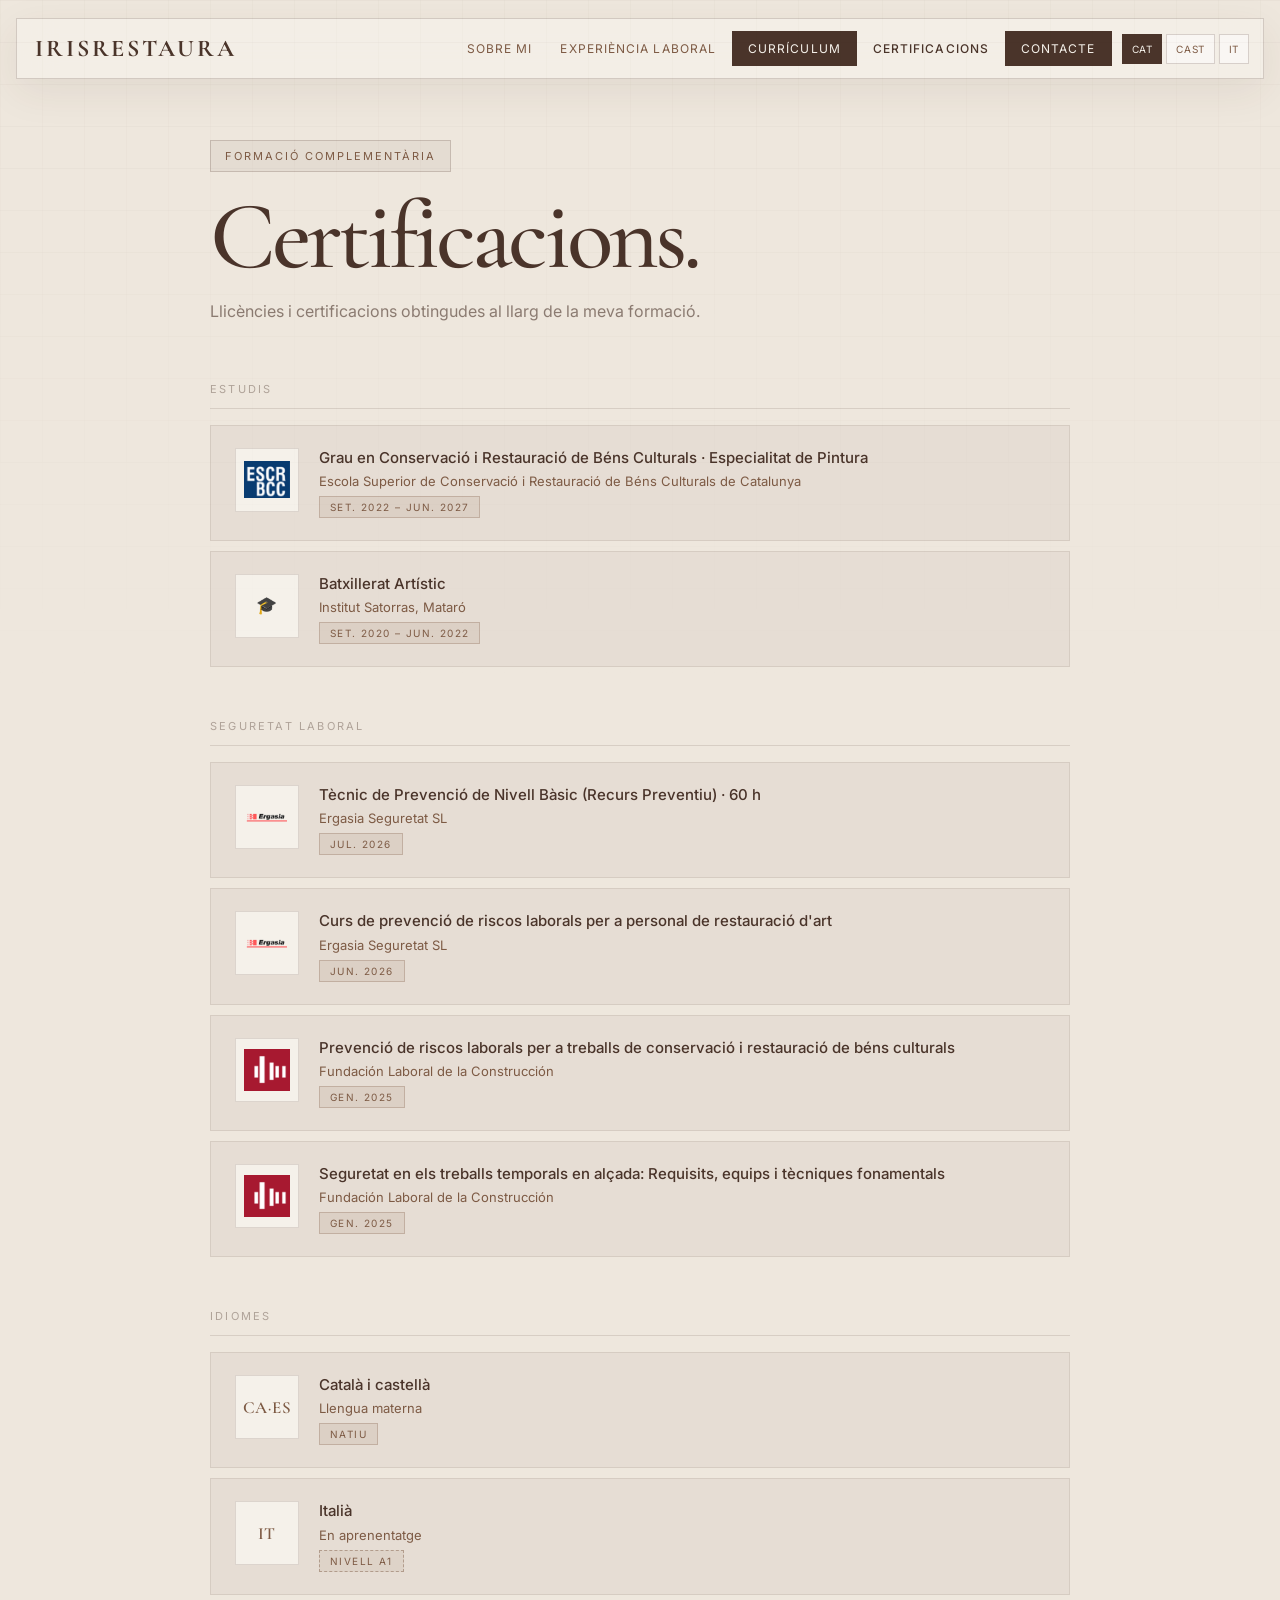
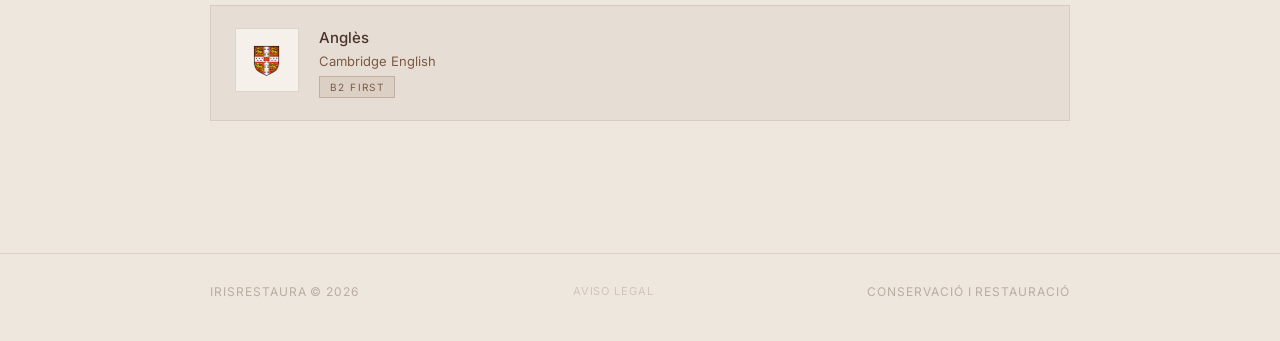
<file: certificaciones.html>
<!DOCTYPE html>
<html lang="es">
<head>
  <meta charset="UTF-8" />
  <meta name="viewport" content="width=device-width, initial-scale=1.0" />
  <title>Certificaciones — IRISRESTAURA</title>
  <meta name="description" content="Licencias y certificaciones de Iris Rodríguez, conservadora-restauradora." />
  <link rel="icon" type="image/png" href="assets/favicon.png?v=2" />
  <link rel="apple-touch-icon" href="assets/favicon.png?v=2" />
  <link rel="preconnect" href="https://fonts.googleapis.com">
  <link rel="preconnect" href="https://fonts.gstatic.com" crossorigin>
  <link href="https://fonts.googleapis.com/css2?family=Cormorant+Garamond:wght@400;500;600;700&family=Inter:wght@300;400;500;600&display=swap" rel="stylesheet">
  <style>
    :root {
      --rose-50: #F5F1EA;
      --rose-100: #D7C9B8;
      --rose-200: #B2967D;
      --rose-300: #B2967D;
      --rose-500: #7D5A44;
      --ink: #4A342A;
      --muted: #7D5A44;
      --paper: #F5F1EA;
      --line: rgba(74, 52, 42, 0.2);
      --shadow: 0 24px 80px rgba(74, 52, 42, 0.14);
      --radius: 28px;
    }

    * { box-sizing: border-box; }
    html { scroll-behavior: smooth; overflow-x: hidden; }
    body {
      margin: 0;
      color: var(--ink);
      background: #EEE7DD;
      font-family: Inter, system-ui, -apple-system, BlinkMacSystemFont, "Segoe UI", sans-serif;
      overflow-x: hidden;
      max-width: 100%;
    }

    img { max-width: 100%; display: block; }
    a { color: inherit; text-decoration: none; }
    h1, h2, h3, .serif { font-family: "Cormorant Garamond", Georgia, serif; }

    .noise {
      position: fixed;
      inset: 0;
      pointer-events: none;
      opacity: .25;
      z-index: 50;
      background-image:
        linear-gradient(rgba(74,52,42,.12) 1px, transparent 1px),
        linear-gradient(90deg, rgba(74,52,42,.08) 1px, transparent 1px);
      background-size: 42px 42px;
      mask-image: linear-gradient(to bottom, black, transparent 82%);
    }

    .container {
      width: min(860px, calc(100% - 40px));
      margin: 0 auto;
    }

    /* Nav */
    .nav {
      position: fixed;
      top: 18px;
      left: 50%;
      transform: translateX(-50%);
      width: min(1320px, calc(100% - 32px));
      display: flex;
      justify-content: space-between;
      align-items: center;
      padding: 12px 14px 12px 18px;
      border: 1px solid var(--line);
      border-radius: 999px;
      background: rgba(245, 241, 234, .74);
      backdrop-filter: blur(18px);
      box-shadow: 0 12px 40px rgba(74, 52, 42, .08);
      z-index: 30;
    }
    .brand { font-family: "Cormorant Garamond", Georgia, serif; font-weight: 700; letter-spacing: .12em; font-size: clamp(18px, 2vw, 24px); }
    .nav-links { display: flex; gap: 4px; align-items: center; font-size: 12px; letter-spacing: .09em; text-transform: uppercase; color: var(--muted); }
    .nav-links a { padding: 10px 12px; border-radius: 999px; transition: .25s ease; }
    .nav-links a:hover { background: var(--rose-100); color: var(--ink); }
    .nav-links a.is-current { color: var(--ink); font-weight: 500; }
    .nav-links .pill { background: var(--ink); color: var(--paper); padding: 10px 16px; border: none; border-radius: 999px; cursor: pointer; font-family: inherit; font-size: 12px; letter-spacing: .09em; text-transform: uppercase; }
    .nav-links .pill:hover { background: var(--rose-500); color: white; }
    .lang-switch { display: inline-flex; gap: 4px; margin-left: 6px; }
    .lang-btn { border: 1px solid var(--line); background: rgba(255,255,255,.5); color: var(--muted); border-radius: 999px; padding: 8px 9px; font-size: 10px; letter-spacing: .06em; cursor: pointer; font-family: inherit; text-transform: uppercase; transition: .2s ease; }
    .lang-btn:hover { background: rgba(255,255,255,.85); color: var(--ink); }
    .lang-btn.is-active { background: var(--ink); color: var(--paper); border-color: var(--ink); }

    /* Contact modal */
    .contact-modal-overlay { position: fixed; inset: 0; z-index: 200; background: rgba(74,52,42,.55); backdrop-filter: blur(8px); display: none; align-items: center; justify-content: center; padding: 24px; }
    .contact-modal-overlay.is-open { display: flex; }
    .contact-modal-box { background: var(--paper); border-radius: calc(var(--radius) + 12px); border: 1px solid var(--line); box-shadow: 0 32px 80px rgba(74,52,42,.24); padding: clamp(32px,5vw,56px); max-width: 480px; width: 100%; position: relative; }
    .contact-modal-close { position: absolute; top: 16px; right: 16px; border: 1px solid var(--line); background: rgba(255,255,255,.7); border-radius: 999px; width: 36px; height: 36px; display: flex; align-items: center; justify-content: center; cursor: pointer; font-size: 16px; color: var(--muted); transition: .2s ease; }
    .contact-modal-close:hover { background: white; color: var(--ink); }
    .contact-modal-title { margin: 16px 0 28px; font-size: clamp(36px,6vw,58px); line-height: .9; letter-spacing: -.03em; font-weight: 500; font-family: "Cormorant Garamond", Georgia, serif; }
    .contact-items { display: flex; flex-direction: column; gap: 12px; }
    .contact-item { display: flex; align-items: center; gap: 14px; padding: 14px 18px; border-radius: 14px; border: 1px solid var(--line); background: rgba(255,255,255,.6); transition: .2s ease; color: var(--ink); text-decoration: none; }
    .contact-item:hover { background: white; transform: translateX(4px); }
    .contact-item-label { font-size: 10px; letter-spacing: .18em; text-transform: uppercase; color: var(--muted); min-width: 72px; }
    .contact-item-value { font-size: 14px; color: var(--ink); overflow-wrap: anywhere; word-break: normal; min-width: 0; }

    /* Page header */
    .page-header {
      padding-top: 140px;
      padding-bottom: 56px;
    }
    .eyebrow {
      display: inline-flex;
      gap: 8px;
      align-items: center;
      padding: 8px 14px;
      border: 1px solid var(--line);
      border-radius: 999px;
      font-size: 11px;
      letter-spacing: .18em;
      text-transform: uppercase;
      color: var(--muted);
      background: rgba(74,52,42,.06);
      margin-bottom: 22px;
    }
    .page-title {
      font-size: clamp(52px, 8vw, 96px);
      line-height: .9;
      letter-spacing: -.04em;
      font-weight: 500;
      color: var(--ink);
      margin: 0 0 18px;
    }
    .page-desc {
      font-size: 16px;
      color: rgba(74,52,42,.6);
      max-width: 520px;
      line-height: 1.7;
      margin: 0;
    }

    /* Cert list */
    .cert-section {
      padding-bottom: 80px;
    }
    .cert-group {
      margin-bottom: 52px;
    }
    .cert-group-title {
      font-size: 11px;
      letter-spacing: .2em;
      text-transform: uppercase;
      color: rgba(74,52,42,.38);
      margin: 0 0 16px;
      padding-bottom: 12px;
      border-bottom: 1px solid rgba(74,52,42,.14);
    }
    .cert-card {
      display: flex;
      align-items: flex-start;
      gap: 20px;
      padding: 22px 24px;
      border-radius: 18px;
      background: rgba(74,52,42,.05);
      border: 1px solid rgba(74,52,42,.1);
      margin-bottom: 10px;
      transition: background .2s ease;
    }
    .cert-card:hover { background: rgba(74,52,42,.07); }
    .cert-icon {
      flex-shrink: 0;
      width: 64px;
      height: 64px;
      border-radius: 12px;
      background: var(--paper);
      border: 1px solid rgba(74,52,42,.15);
      display: flex;
      align-items: center;
      justify-content: center;
      overflow: hidden;
      padding: 8px;
    }
    .cert-icon img {
      max-width: 100%;
      max-height: 100%;
      width: auto;
      height: auto;
      object-fit: contain;
    }
    .cert-lang-code {
      font-family: "Cormorant Garamond", Georgia, serif;
      font-weight: 600;
      font-size: 17px;
      letter-spacing: .04em;
      color: var(--rose-500);
      text-align: center;
      line-height: 1;
    }
    .cert-body { flex: 1; min-width: 0; }
    .cert-name {
      font-size: 15px;
      font-weight: 500;
      color: var(--ink);
      margin: 0 0 5px;
      line-height: 1.35;
    }
    .cert-entity {
      font-size: 13px;
      color: var(--muted);
      margin: 0 0 6px;
    }
    .cert-date {
      display: inline-block;
      font-size: 10px;
      letter-spacing: .14em;
      text-transform: uppercase;
      color: var(--rose-500);
      background: rgba(125,90,68,.1);
      border: 1px solid rgba(125,90,68,.28);
      border-radius: 999px;
      padding: 4px 10px;
    }
    .cert-date.upcoming {
      color: var(--muted);
      background: rgba(125,90,68,.08);
      border: 1px dashed rgba(125,90,68,.45);
    }

    /* Footer */
    .footer {
      padding: 30px 0 42px;
      color: rgba(74,52,42,.32);
      font-size: 12px;
      letter-spacing: .08em;
      text-transform: uppercase;
      border-top: 1px solid rgba(74,52,42,.12);
    }
    .footer .container { display: flex; justify-content: space-between; gap: 20px; flex-wrap: wrap; }

    @media (max-width: 960px) {
      .nav-links a:not(.pill):not([data-i18n="nav_cert"]) { display: none; }
      .nav-links [data-i18n="nav_cert"] { padding: 10px 8px; font-size: 11px; }
    }
    @media (max-width: 620px) {
      .container { width: min(100% - 24px, 860px); }
      .nav {
        top: 10px; width: calc(100% - 20px); padding: 10px 12px;
        flex-direction: column; gap: 10px; border-radius: 22px;
      }
      .nav-links { width: 100%; flex-wrap: wrap; justify-content: center; gap: 6px; }
      /* En móvil mostramos TODOS los enlaces de navegación */
      .nav-links a:not(.pill) { display: inline-flex !important; padding: 8px 10px; font-size: 11px; }
      .nav-links .pill { padding: 8px 14px; font-size: 11px; }
      .lang-switch { margin-left: 0; }
      .brand { font-size: 16px; letter-spacing: .07em; }
      .page-header { padding-top: 100px; padding-bottom: 36px; }
      .cert-card { padding: 16px 18px; gap: 14px; }
    }
      @media (max-width: 620px) {
      .contact-item { flex-direction: column; align-items: flex-start; gap: 4px; }
      .contact-item-label { min-width: 0; }
      .contact-item-value { font-size: 15px; }
    }
    .contact-modal-box .eyebrow { margin-bottom: 22px; }
</style>
  <link rel="stylesheet" href="assets/site.css?v=4" />
</head>
<body>
  <div class="noise"></div>

  <header class="nav" aria-label="Navegación principal">
    <a href="index.html" class="brand">IRISRESTAURA</a>
    <nav class="nav-links">
      <a href="sobre-mi.html" data-i18n="nav_sobremi">Sobre mí</a>
      <a href="experiencia-laboral.html" data-i18n="nav_trabajos">Experiencia laboral</a>
      <a class="pill" href="assets/docs/cv-iris-rodriguez-jimenez-es.pdf?v=2" data-href-ca="assets/docs/cv-iris-rodriguez-jimenez-ca.pdf?v=2" target="_blank" rel="noopener">Currículum</a>
      <a href="certificaciones.html" class="is-current" data-i18n="nav_cert">Certificaciones</a>
      <button class="pill" data-open-contact type="button" data-i18n="nav_contacto">Contacto</button>
      <span class="lang-switch">
        <button class="lang-btn" data-lang="ca" type="button">CAT</button>
        <button class="lang-btn" data-lang="es" type="button">CAST</button><button class="lang-btn" data-lang="it" type="button">IT</button>
      </span>
    </nav>
  </header>

  <main>
    <div class="container">
      <header class="page-header">
        <span class="eyebrow" data-i18n="cert_eyebrow">Formación complementaria</span>
        <h1 class="page-title" data-i18n="cert_title">Certificaciones.</h1>
        <p class="page-desc" data-i18n="cert_desc">Licencias y certificaciones obtenidas a lo largo de mi formación.</p>
      </header>

      <section class="cert-section">

        <div class="cert-group">
          <p class="cert-group-title" data-i18n="cert_group_estudios">Estudios</p>

          <div class="cert-card">
            <div class="cert-icon"><img src="assets/certificaciones/escrbcc.png" alt="Escola Superior de Conservació i Restauració de Béns Culturals de Catalunya" loading="lazy" onerror="this.parentElement.innerHTML='<span class=&quot;cert-lang-code&quot;>ESCR<br>BCC</span>'" /></div>
            <div class="cert-body">
              <p class="cert-name" data-i18n="cert_edu_0_name">Grado en Conservación y Restauración de Bienes Culturales · Especialidad de Pintura</p>
              <p class="cert-entity" data-i18n="cert_edu_0_entity">Escola Superior de Conservació i Restauració de Béns Culturals de Catalunya</p>
              <span class="cert-date" data-i18n="cert_edu_0_date">Sept. 2022 – Jun. 2027</span>
            </div>
          </div>

          <div class="cert-card">
            <div class="cert-icon"><span class="cert-lang-code">🎓</span></div>
            <div class="cert-body">
              <p class="cert-name" data-i18n="cert_edu_1_name">Bachillerato Artístico</p>
              <p class="cert-entity" data-i18n="cert_edu_1_entity">Institut Satorras, Mataró</p>
              <span class="cert-date" data-i18n="cert_edu_1_date">Sept. 2020 – Jun. 2022</span>
            </div>
          </div>
        </div>

        <div class="cert-group">
          <p class="cert-group-title" data-i18n="cert_group_seguridad">Seguridad laboral</p>

          <div class="cert-card">
            <div class="cert-icon"><img src="assets/certificaciones/ergasia.png" alt="Ergasia Seguretat SL" loading="lazy" onerror="this.parentElement.style.display='none'" /></div>
            <div class="cert-body">
              <p class="cert-name" data-i18n="cert_0_name">Técnico de Prevención de Nivel Básico (Recurso Preventivo) · 60 h</p>
              <p class="cert-entity">Ergasia Seguretat SL</p>
              <span class="cert-date" data-i18n="cert_0_date">Jul. 2026</span>
            </div>
          </div>

          <div class="cert-card">
            <div class="cert-icon"><img src="assets/certificaciones/ergasia.png" alt="Ergasia Seguretat SL" loading="lazy" onerror="this.parentElement.style.display='none'" /></div>
            <div class="cert-body">
              <p class="cert-name" data-i18n="cert_1_name">Curso de prevención de riesgos laborales para personal de restauración de arte</p>
              <p class="cert-entity">Ergasia Seguretat SL</p>
              <span class="cert-date" data-i18n="cert_1_date">Jun. 2026</span>
            </div>
          </div>

          <div class="cert-card">
            <div class="cert-icon"><img src="assets/certificaciones/fundacion-laboral.png" alt="Fundación Laboral de la Construcción" loading="lazy" onerror="this.parentElement.style.display='none'" /></div>
            <div class="cert-body">
              <p class="cert-name" data-i18n="cert_2_name">Prevención de riesgos laborales para trabajos de conservación y restauración de bienes culturales</p>
              <p class="cert-entity">Fundación Laboral de la Construcción</p>
              <span class="cert-date" data-i18n="cert_2_date">Ene. 2025</span>
            </div>
          </div>

          <div class="cert-card">
            <div class="cert-icon"><img src="assets/certificaciones/fundacion-laboral.png" alt="Fundación Laboral de la Construcción" loading="lazy" onerror="this.parentElement.style.display='none'" /></div>
            <div class="cert-body">
              <p class="cert-name" data-i18n="cert_3_name">Seguridad en los trabajos temporales en altura: Requisitos, equipos y técnicas fundamentales</p>
              <p class="cert-entity">Fundación Laboral de la Construcción</p>
              <span class="cert-date" data-i18n="cert_3_date">Ene. 2025</span>
            </div>
          </div>
        </div>

        <div class="cert-group">
          <p class="cert-group-title" data-i18n="cert_group_idiomas">Idiomas</p>

          <div class="cert-card">
            <div class="cert-icon"><span class="cert-lang-code">CA·ES</span></div>
            <div class="cert-body">
              <p class="cert-name" data-i18n="cert_5_name">Catalán y castellano</p>
              <p class="cert-entity" data-i18n="cert_5_entity">Lengua materna</p>
              <span class="cert-date" data-i18n="cert_5_date">Nativo</span>
            </div>
          </div>

          <div class="cert-card">
            <div class="cert-icon"><span class="cert-lang-code">IT</span></div>
            <div class="cert-body">
              <p class="cert-name" data-i18n="cert_6_name">Italiano</p>
              <p class="cert-entity" data-i18n="cert_6_entity">En aprendizaje</p>
              <span class="cert-date upcoming" data-i18n="cert_6_date">Nivel A1</span>
            </div>
          </div>

          <div class="cert-card">
            <div class="cert-icon"><img src="assets/certificaciones/cambridge.png" alt="Cambridge English" loading="lazy" onerror="this.parentElement.style.display='none'" /></div>
            <div class="cert-body">
              <p class="cert-name" data-i18n="cert_4_name">Inglés</p>
              <p class="cert-entity">Cambridge English</p>
              <span class="cert-date" data-i18n="cert_4_date">B2 First</span>
            </div>
          </div>
        </div>

      </section>
    </div>
  </main>

  <footer class="footer">
    <div class="container">
      <span>IRISRESTAURA © 2026</span>
      <a href="legal.html" style="color:inherit;text-decoration:none;opacity:.6;font-size:11px;letter-spacing:.08em;text-transform:uppercase;" onmouseover="this.style.opacity=1" onmouseout="this.style.opacity=.6">Aviso legal</a>
      <span data-i18n="footer_cr">Conservación y restauración</span>
    </div>
  </footer>

  <div class="contact-modal-overlay" id="contactModal" aria-hidden="true">
    <div class="contact-modal-box">
      <button class="contact-modal-close" id="closeContactModal" aria-label="Cerrar">&#x2715;</button>
      <span class="eyebrow" data-i18n="mod_eyebrow">Contacto</span>
      <div class="contact-items">
        <a class="contact-item" href="https://www.instagram.com/irisrestaura/" target="_blank" rel="noreferrer">
          <span class="contact-item-label">Instagram</span>
          <span class="contact-item-value">@irisrestaura</span>
        </a>
        <a class="contact-item" href="mailto:irisrestauracio@gmail.com">
          <span class="contact-item-label" data-i18n="mod_correo">Correo</span>
          <span class="contact-item-value">irisrestauracio@gmail.com</span>
        </a>
        <a class="contact-item" href="tel:+34652244068">
          <span class="contact-item-label" data-i18n="mod_tel">Teléfono</span>
          <span class="contact-item-value">+34 652 244 068</span>
        </a>
        <a class="contact-item" href="https://www.linkedin.com/in/iris-rodriguez-jimenez/" target="_blank" rel="noreferrer">
          <span class="contact-item-label">LinkedIn</span>
          <span class="contact-item-value">iris-rodriguez-jimenez</span>
        </a>
      </div>
    </div>
  </div>

  <script src="assets/lang.js?v=19"></script>
  <script>
    // Contact modal
    const overlay = document.getElementById('contactModal');
    const closeBtn = document.getElementById('closeContactModal');
    document.querySelectorAll('[data-open-contact]').forEach(btn => {
      btn.addEventListener('click', () => { overlay.classList.add('is-open'); overlay.setAttribute('aria-hidden','false'); });
    });
    closeBtn.addEventListener('click', () => { overlay.classList.remove('is-open'); overlay.setAttribute('aria-hidden','true'); });
    overlay.addEventListener('click', e => { if (e.target === overlay) { overlay.classList.remove('is-open'); overlay.setAttribute('aria-hidden','true'); } });
    // El cambio de idioma lo gestiona assets/lang.js (no duplicar aquí).
  </script>
</body>
</html>
</file>
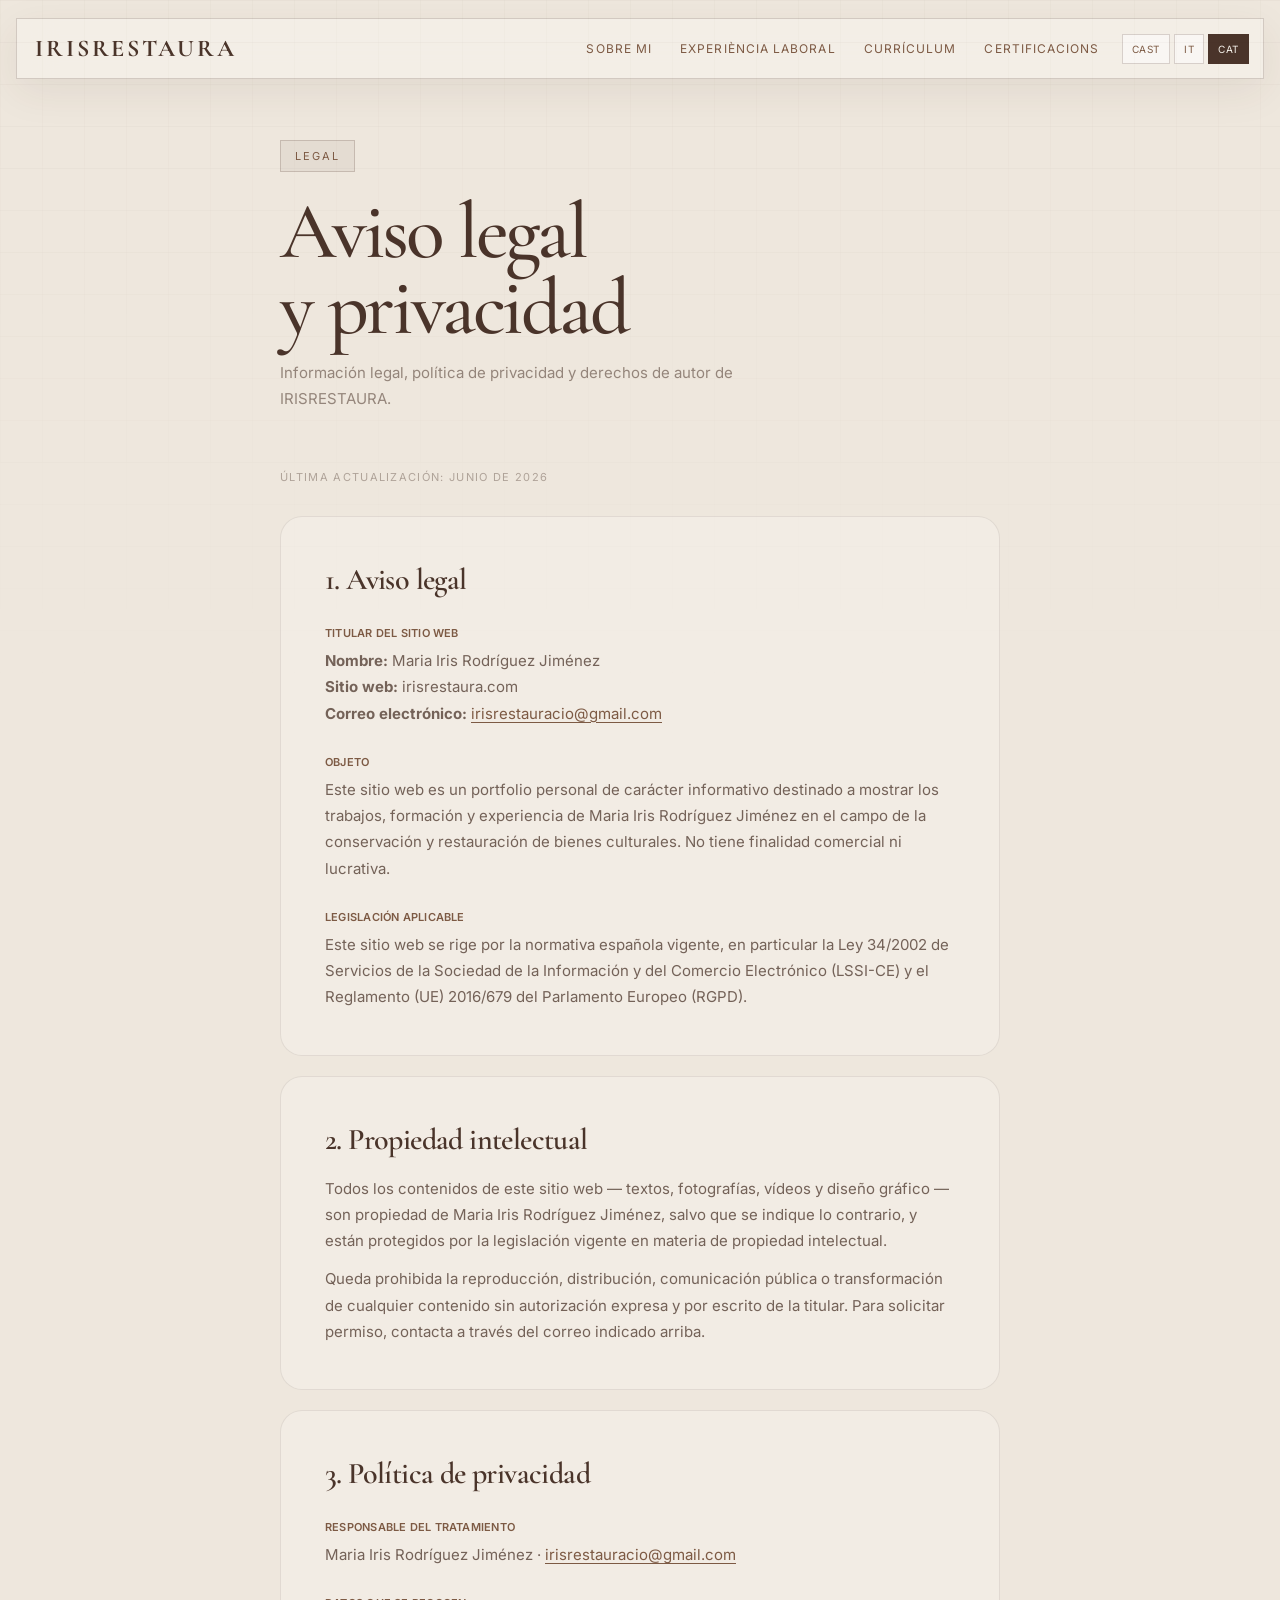
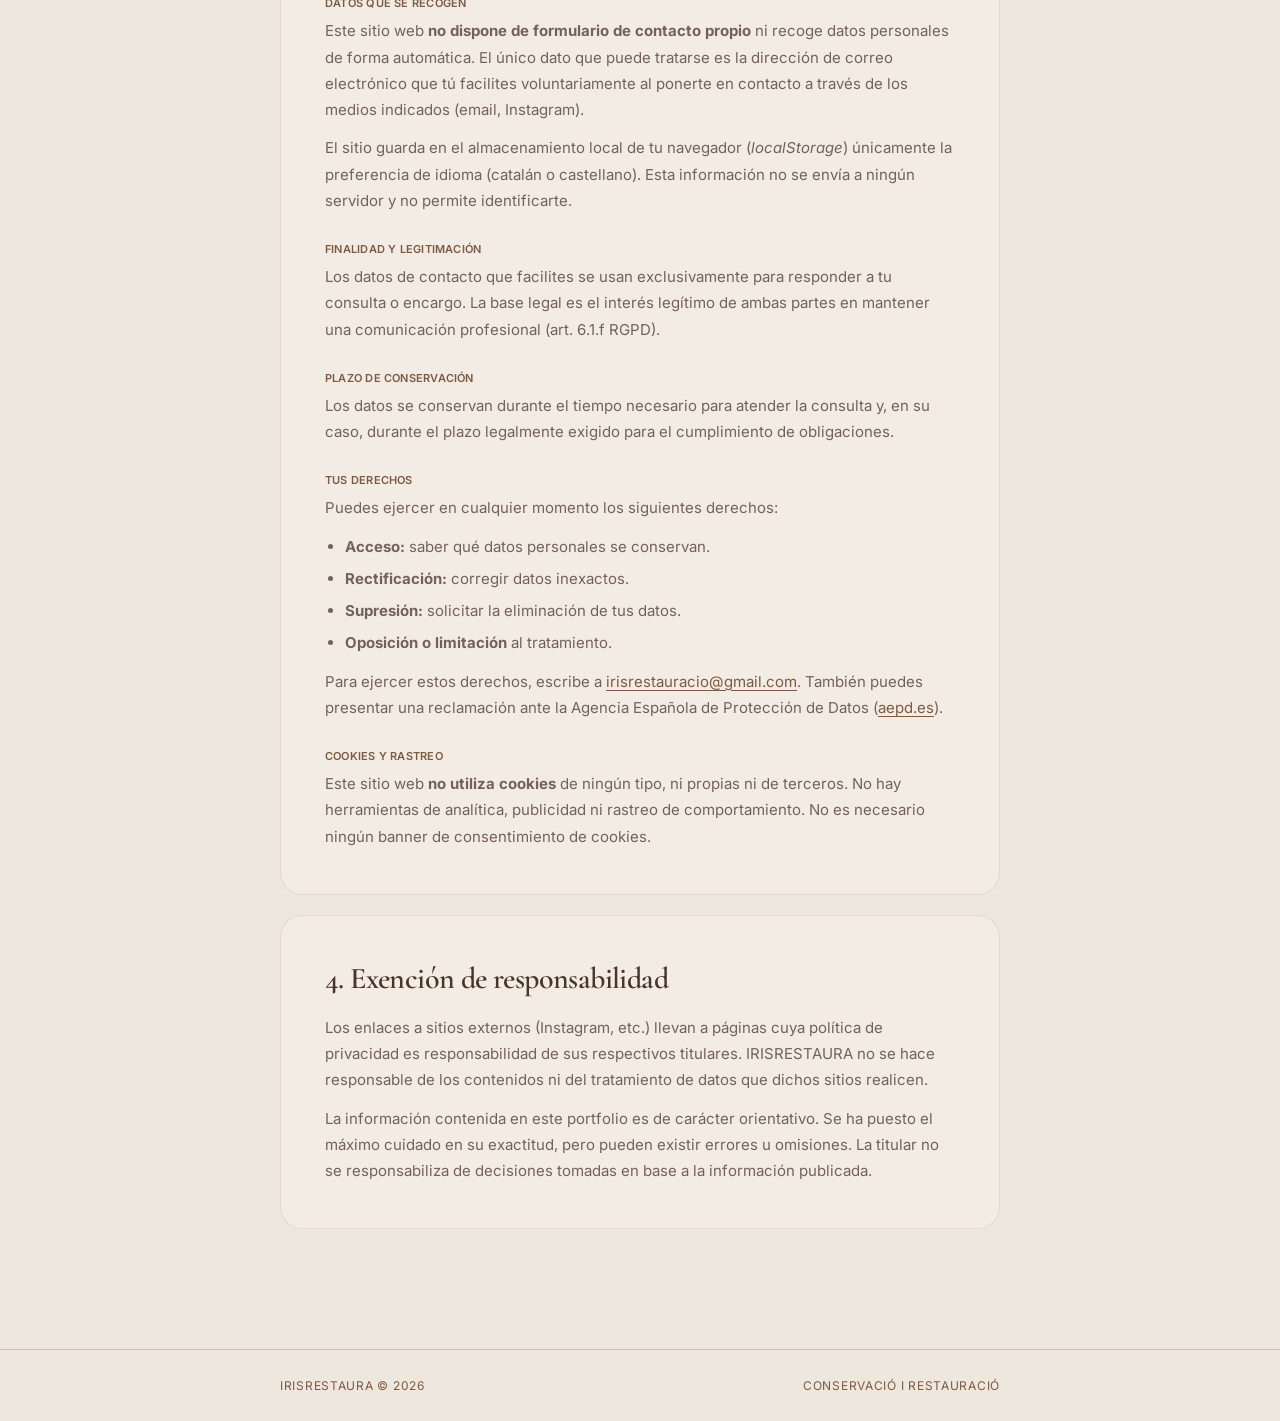
<file: legal.html>
<!DOCTYPE html>
<html lang="es">
<head>
  <meta charset="UTF-8" />
  <meta name="viewport" content="width=device-width, initial-scale=1.0" />
  <title>Aviso legal y privacidad — IRISRESTAURA</title>
  <meta name="description" content="Aviso legal, política de privacidad y derechos de autor de IRISRESTAURA." />
  <link rel="icon" type="image/png" href="assets/favicon.png?v=2" />
  <link rel="apple-touch-icon" href="assets/favicon.png?v=2" />
  <link rel="preconnect" href="https://fonts.googleapis.com">
  <link rel="preconnect" href="https://fonts.gstatic.com" crossorigin>
  <link href="https://fonts.googleapis.com/css2?family=Cormorant+Garamond:wght@400;500;600;700&family=Inter:wght@300;400;500;600&display=swap" rel="stylesheet">
  <style>
    :root {
      --rose-50:  #F5F1EA;
      --rose-100: #D7C9B8;
      --rose-200: #B2967D;
      --rose-500: #7D5A44;
      --ink:    #4A342A;
      --muted:  #7D5A44;
      --paper:  #F5F1EA;
      --line:   rgba(74,52,42,.2);
      --shadow: 0 24px 80px rgba(74,52,42,.14);
      --radius: 28px;
    }
    * { box-sizing: border-box; }
    html { scroll-behavior: smooth; overflow-x: hidden; }
    body { margin: 0; color: var(--ink); background: #EEE7DD; font-family: Inter, system-ui, sans-serif; overflow-x: hidden; max-width: 100%; }
    img { max-width: 100%; display: block; }
    a { color: var(--rose-500); text-decoration: underline; text-decoration-thickness: 1px; text-underline-offset: 3px; }
    a:hover { color: var(--ink); }
    h1, h2, h3, .serif { font-family: "Cormorant Garamond", Georgia, serif; }

    .noise {
      position: fixed; inset: 0; pointer-events: none; opacity: .25; z-index: 50;
      background-image: linear-gradient(rgba(74,52,42,.12) 1px,transparent 1px), linear-gradient(90deg,rgba(74,52,42,.08) 1px,transparent 1px);
      background-size: 42px 42px;
      mask-image: linear-gradient(to bottom, black, transparent 82%);
    }

    .container { width: min(720px, calc(100% - 40px)); margin: 0 auto; }

    /* Nav */
    .nav { position: fixed; top: 18px; left: 50%; transform: translateX(-50%); width: min(1320px, calc(100% - 32px)); display: flex; justify-content: space-between; align-items: center; padding: 12px 14px 12px 18px; border: 1px solid var(--line); border-radius: 999px; background: rgba(245,241,234,.74); backdrop-filter: blur(18px); box-shadow: 0 12px 40px rgba(74,52,42,.08); z-index: 30; }
    .brand { font-family: "Cormorant Garamond", Georgia, serif; font-weight: 700; letter-spacing: .12em; font-size: clamp(18px,2vw,24px); text-decoration: none; color: var(--ink); }
    .nav-links { display: flex; gap: 4px; align-items: center; font-size: 12px; letter-spacing: .09em; text-transform: uppercase; color: var(--muted); }
    .nav-links a { padding: 10px 12px; border-radius: 999px; transition: .25s ease; color: var(--muted); text-decoration: none; }
    .nav-links a:hover { background: var(--rose-100); color: var(--ink); }
    .lang-switch { display: inline-flex; gap: 4px; margin-left: 6px; }
    .lang-btn { border: 1px solid var(--line); background: rgba(255,255,255,.5); color: var(--muted); border-radius: 999px; padding: 8px 9px; font-size: 10px; letter-spacing: .06em; cursor: pointer; font-family: inherit; text-transform: uppercase; transition: .2s ease; }
    .lang-btn:hover { background: rgba(255,255,255,.85); color: var(--ink); }
    .lang-btn.is-active { background: var(--ink); color: var(--paper); border-color: var(--ink); }

    /* Page header */
    .page-header { padding-top: 140px; padding-bottom: 48px; }
    .eyebrow { display: inline-flex; gap: 8px; align-items: center; padding: 8px 14px; border: 1px solid var(--line); border-radius: 999px; font-size: 11px; letter-spacing: .18em; text-transform: uppercase; color: var(--muted); background: rgba(74,52,42,.06); margin-bottom: 22px; }
    .page-title { font-size: clamp(42px,7vw,80px); line-height: .95; letter-spacing: -.04em; font-weight: 500; color: var(--ink); margin: 0 0 14px; }
    .page-desc { font-size: 15px; color: rgba(74,52,42,.55); max-width: 520px; line-height: 1.7; margin: 0; }

    /* Legal content */
    .legal-content { padding-bottom: 100px; }
    .legal-section {
      background: rgba(245,241,234,.6);
      border: 1px solid rgba(74,52,42,.1);
      border-radius: 22px;
      padding: clamp(28px,4vw,44px);
      margin-bottom: 20px;
    }
    .legal-section h2 {
      font-size: clamp(22px,3vw,30px);
      font-weight: 600;
      letter-spacing: -.02em;
      margin: 0 0 18px;
      color: var(--ink);
    }
    .legal-section h3 {
      font-size: 16px;
      font-weight: 600;
      font-family: Inter, system-ui, sans-serif;
      letter-spacing: .02em;
      text-transform: uppercase;
      font-size: 11px;
      color: var(--muted);
      margin: 28px 0 8px;
    }
    .legal-section p {
      font-size: 15px;
      line-height: 1.75;
      color: rgba(74,52,42,.75);
      margin: 0 0 12px;
    }
    .legal-section p:last-child { margin-bottom: 0; }
    .legal-section ul {
      font-size: 15px;
      line-height: 1.75;
      color: rgba(74,52,42,.75);
      padding-left: 20px;
      margin: 0 0 12px;
    }
    .legal-section ul li { margin-bottom: 6px; }
    .last-updated {
      font-size: 11px;
      letter-spacing: .12em;
      text-transform: uppercase;
      color: rgba(74,52,42,.38);
      margin-bottom: 32px;
    }

    /* Footer */
    .footer { border-top: 1px solid var(--line); padding: 28px 0; font-size: 12px; letter-spacing: .06em; text-transform: uppercase; color: var(--muted); }
    .footer .container { display: flex; justify-content: space-between; align-items: center; gap: 16px; flex-wrap: wrap; }
    .footer a { color: var(--muted); text-decoration: none; }
    .footer a:hover { color: var(--ink); }

    /* Mobile nav */
    @media (max-width: 620px) {
      .nav { flex-direction: column; align-items: stretch; border-radius: 20px; padding: 14px 16px; gap: 10px; top: 10px; }
      .nav-links { flex-wrap: wrap; justify-content: center; gap: 6px; }
      .nav-links a, .lang-btn { display: inline-flex !important; }
      .page-header { padding-top: 180px; }
    }
  </style>
  <link rel="stylesheet" href="assets/site.css?v=4" />
</head>
<body>

<div class="noise" aria-hidden="true"></div>

<header class="nav">
  <a class="brand" href="index.html">IRISRESTAURA</a>
  <nav class="nav-links">
    <a href="sobre-mi.html" data-i18n="nav_sobremi">Sobre mí</a>
    <a href="experiencia-laboral.html" data-i18n="nav_trabajos">Experiencia laboral</a>
    <a class="pill" href="assets/docs/cv-iris-rodriguez-jimenez-es.pdf?v=2" data-href-ca="assets/docs/cv-iris-rodriguez-jimenez-ca.pdf?v=2" target="_blank" rel="noopener">Currículum</a>
    <a href="certificaciones.html" data-i18n="nav_cert">Certificaciones</a>
    <div class="lang-switch">
      <button class="lang-btn" data-lang="es" type="button">CAST</button><button class="lang-btn" data-lang="it" type="button">IT</button>
      <button class="lang-btn" data-lang="ca" type="button">CAT</button>
    </div>
  </nav>
</header>

<main>
  <div class="page-header">
    <div class="container">
      <span class="eyebrow">Legal</span>
      <h1 class="page-title">Aviso legal<br>y privacidad</h1>
      <p class="page-desc">Información legal, política de privacidad y derechos de autor de IRISRESTAURA.</p>
    </div>
  </div>

  <div class="legal-content">
    <div class="container">

      <p class="last-updated">Última actualización: junio de 2026</p>

      <!-- 1. AVISO LEGAL -->
      <div class="legal-section">
        <h2>1. Aviso legal</h2>

        <h3>Titular del sitio web</h3>
        <p>
          <strong>Nombre:</strong> Maria Iris Rodríguez Jiménez<br>
          <strong>Sitio web:</strong> irisrestaura.com<br>
          <strong>Correo electrónico:</strong> <a href="mailto:irisrestauracio@gmail.com">irisrestauracio@gmail.com</a>
        </p>

        <h3>Objeto</h3>
        <p>
          Este sitio web es un portfolio personal de carácter informativo destinado a mostrar los trabajos, formación y experiencia de Maria Iris Rodríguez Jiménez en el campo de la conservación y restauración de bienes culturales. No tiene finalidad comercial ni lucrativa.
        </p>

        <h3>Legislación aplicable</h3>
        <p>
          Este sitio web se rige por la normativa española vigente, en particular la Ley 34/2002 de Servicios de la Sociedad de la Información y del Comercio Electrónico (LSSI-CE) y el Reglamento (UE) 2016/679 del Parlamento Europeo (RGPD).
        </p>
      </div>

      <!-- 2. PROPIEDAD INTELECTUAL -->
      <div class="legal-section">
        <h2>2. Propiedad intelectual</h2>
        <p>
          Todos los contenidos de este sitio web — textos, fotografías, vídeos y diseño gráfico — son propiedad de Maria Iris Rodríguez Jiménez, salvo que se indique lo contrario, y están protegidos por la legislación vigente en materia de propiedad intelectual.
        </p>
        <p>
          Queda prohibida la reproducción, distribución, comunicación pública o transformación de cualquier contenido sin autorización expresa y por escrito de la titular. Para solicitar permiso, contacta a través del correo indicado arriba.
        </p>
      </div>

      <!-- 3. PRIVACIDAD -->
      <div class="legal-section">
        <h2>3. Política de privacidad</h2>

        <h3>Responsable del tratamiento</h3>
        <p>Maria Iris Rodríguez Jiménez · <a href="mailto:irisrestauracio@gmail.com">irisrestauracio@gmail.com</a></p>

        <h3>Datos que se recogen</h3>
        <p>
          Este sitio web <strong>no dispone de formulario de contacto propio</strong> ni recoge datos personales de forma automática. El único dato que puede tratarse es la dirección de correo electrónico que tú facilites voluntariamente al ponerte en contacto a través de los medios indicados (email, Instagram).
        </p>
        <p>
          El sitio guarda en el almacenamiento local de tu navegador (<em>localStorage</em>) únicamente la preferencia de idioma (catalán o castellano). Esta información no se envía a ningún servidor y no permite identificarte.
        </p>

        <h3>Finalidad y legitimación</h3>
        <p>
          Los datos de contacto que facilites se usan exclusivamente para responder a tu consulta o encargo. La base legal es el interés legítimo de ambas partes en mantener una comunicación profesional (art. 6.1.f RGPD).
        </p>

        <h3>Plazo de conservación</h3>
        <p>
          Los datos se conservan durante el tiempo necesario para atender la consulta y, en su caso, durante el plazo legalmente exigido para el cumplimiento de obligaciones.
        </p>

        <h3>Tus derechos</h3>
        <p>Puedes ejercer en cualquier momento los siguientes derechos:</p>
        <ul>
          <li><strong>Acceso:</strong> saber qué datos personales se conservan.</li>
          <li><strong>Rectificación:</strong> corregir datos inexactos.</li>
          <li><strong>Supresión:</strong> solicitar la eliminación de tus datos.</li>
          <li><strong>Oposición o limitación</strong> al tratamiento.</li>
        </ul>
        <p>
          Para ejercer estos derechos, escribe a <a href="mailto:irisrestauracio@gmail.com">irisrestauracio@gmail.com</a>. También puedes presentar una reclamación ante la Agencia Española de Protección de Datos (<a href="https://www.aepd.es" target="_blank" rel="noreferrer">aepd.es</a>).
        </p>

        <h3>Cookies y rastreo</h3>
        <p>
          Este sitio web <strong>no utiliza cookies</strong> de ningún tipo, ni propias ni de terceros. No hay herramientas de analítica, publicidad ni rastreo de comportamiento. No es necesario ningún banner de consentimiento de cookies.
        </p>
      </div>

      <!-- 4. ENLACES EXTERNOS -->
      <div class="legal-section">
        <h2>4. Exención de responsabilidad</h2>
        <p>
          Los enlaces a sitios externos (Instagram, etc.) llevan a páginas cuya política de privacidad es responsabilidad de sus respectivos titulares. IRISRESTAURA no se hace responsable de los contenidos ni del tratamiento de datos que dichos sitios realicen.
        </p>
        <p>
          La información contenida en este portfolio es de carácter orientativo. Se ha puesto el máximo cuidado en su exactitud, pero pueden existir errores u omisiones. La titular no se responsabiliza de decisiones tomadas en base a la información publicada.
        </p>
      </div>

    </div>
  </div>
</main>

<footer class="footer">
  <div class="container">
    <span>IRISRESTAURA © 2026</span>
    <span data-i18n="footer_cr">Conservación y restauración</span>
  </div>
</footer>

<script src="assets/lang.js?v=19"></script>
</body>
</html>
</file>
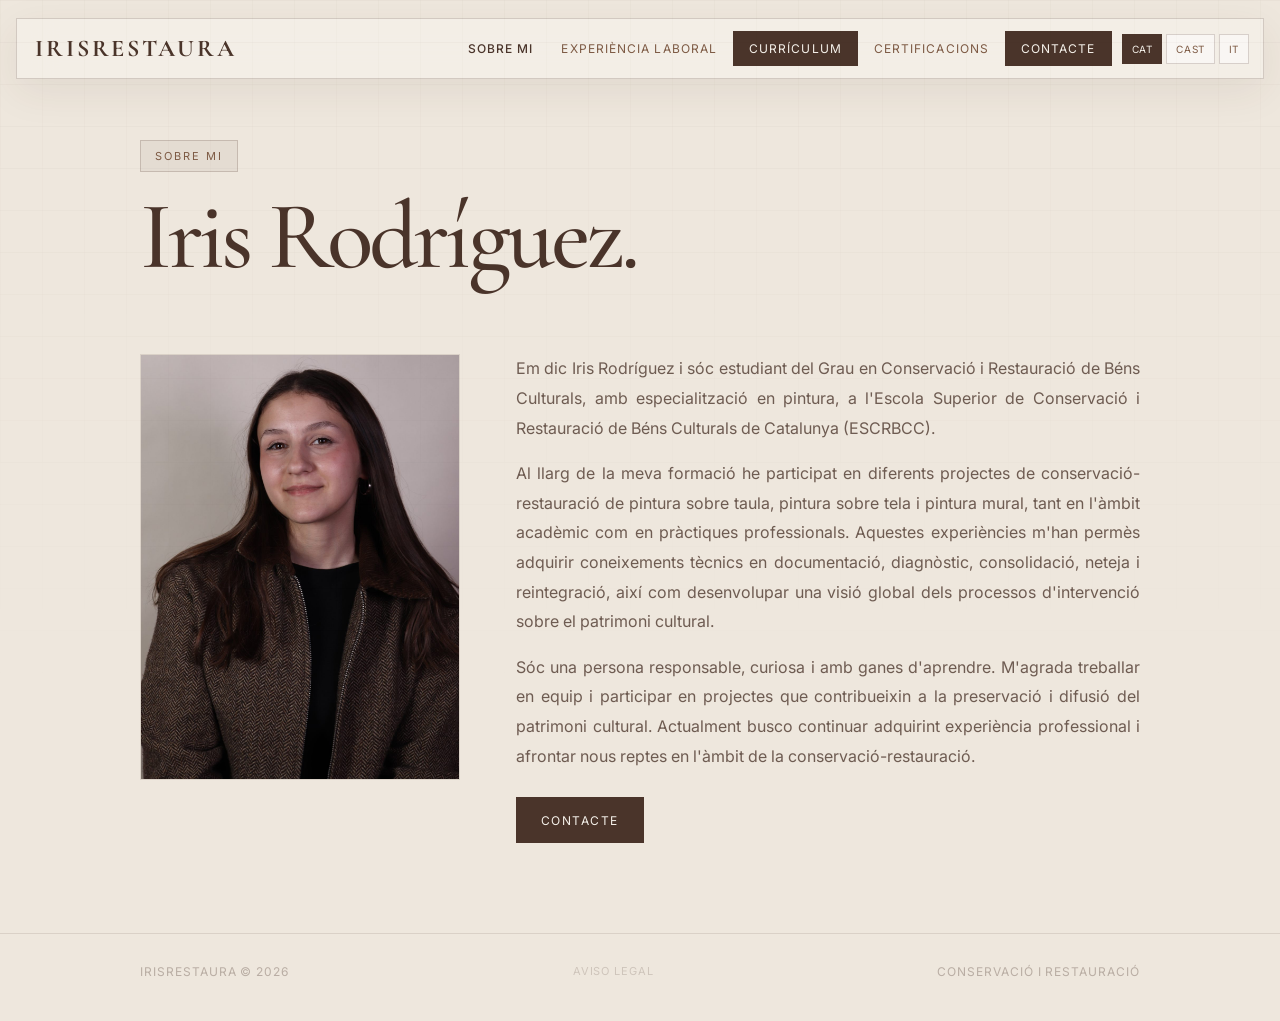
<file: sobre-mi.html>
<!DOCTYPE html>
<html lang="es">
<head>
  <meta charset="UTF-8" />
  <meta name="viewport" content="width=device-width, initial-scale=1.0" />
  <title>Sobre mí — IRISRESTAURA</title>
  <meta name="description" content="Iris Rodríguez, estudiante de Conservación y Restauración de Bienes Culturales (ESCRBCC), especialidad en pintura." />
  <link rel="icon" type="image/png" href="assets/favicon.png?v=2" />
  <link rel="apple-touch-icon" href="assets/favicon.png?v=2" />
  <link rel="preconnect" href="https://fonts.googleapis.com">
  <link rel="preconnect" href="https://fonts.gstatic.com" crossorigin>
  <link href="https://fonts.googleapis.com/css2?family=Cormorant+Garamond:wght@400;500;600;700&family=Inter:wght@300;400;500;600&display=swap" rel="stylesheet">
  <style>
    :root {
      --rose-50: #F5F1EA;
      --rose-100: #D7C9B8;
      --rose-200: #B2967D;
      --rose-300: #B2967D;
      --rose-500: #7D5A44;
      --ink: #4A342A;
      --muted: #7D5A44;
      --paper: #F5F1EA;
      --line: rgba(74, 52, 42, 0.2);
      --shadow: 0 24px 80px rgba(74, 52, 42, 0.14);
      --radius: 28px;
    }

    * { box-sizing: border-box; }
    html { scroll-behavior: smooth; overflow-x: hidden; }
    body {
      margin: 0;
      color: var(--ink);
      background: #EEE7DD;
      font-family: Inter, system-ui, -apple-system, BlinkMacSystemFont, "Segoe UI", sans-serif;
      overflow-x: hidden;
      max-width: 100%;
    }

    img { max-width: 100%; display: block; }
    a { color: inherit; text-decoration: none; }
    h1, h2, h3, .serif { font-family: "Cormorant Garamond", Georgia, serif; }

    .noise {
      position: fixed;
      inset: 0;
      pointer-events: none;
      opacity: .25;
      z-index: 50;
      background-image:
        linear-gradient(rgba(74,52,42,.12) 1px, transparent 1px),
        linear-gradient(90deg, rgba(74,52,42,.08) 1px, transparent 1px);
      background-size: 42px 42px;
      mask-image: linear-gradient(to bottom, black, transparent 82%);
    }

    .container {
      width: min(1000px, calc(100% - 40px));
      margin: 0 auto;
    }

    /* Nav */
    .nav {
      position: fixed;
      top: 18px;
      left: 50%;
      transform: translateX(-50%);
      width: min(1320px, calc(100% - 32px));
      display: flex;
      justify-content: space-between;
      align-items: center;
      padding: 12px 14px 12px 18px;
      border: 1px solid var(--line);
      border-radius: 999px;
      background: rgba(245, 241, 234, .74);
      backdrop-filter: blur(18px);
      box-shadow: 0 12px 40px rgba(74, 52, 42, .08);
      z-index: 30;
    }
    .brand { font-family: "Cormorant Garamond", Georgia, serif; font-weight: 700; letter-spacing: .12em; font-size: clamp(18px, 2vw, 24px); }
    .nav-links { display: flex; gap: 4px; align-items: center; font-size: 12px; letter-spacing: .09em; text-transform: uppercase; color: var(--muted); }
    .nav-links a { padding: 10px 12px; border-radius: 999px; transition: .25s ease; }
    .nav-links a:hover { background: var(--rose-100); color: var(--ink); }
    .nav-links a.is-current { color: var(--ink); font-weight: 500; }
    .nav-links .pill { background: var(--ink); color: var(--paper); padding: 10px 16px; border: none; border-radius: 999px; cursor: pointer; font-family: inherit; font-size: 12px; letter-spacing: .09em; text-transform: uppercase; }
    .nav-links .pill:hover { background: var(--rose-500); color: white; }
    .lang-switch { display: inline-flex; gap: 4px; margin-left: 6px; }
    .lang-btn { border: 1px solid var(--line); background: rgba(255,255,255,.5); color: var(--muted); border-radius: 999px; padding: 8px 9px; font-size: 10px; letter-spacing: .06em; cursor: pointer; font-family: inherit; text-transform: uppercase; transition: .2s ease; }
    .lang-btn:hover { background: rgba(255,255,255,.85); color: var(--ink); }
    .lang-btn.is-active { background: var(--ink); color: var(--paper); border-color: var(--ink); }

    /* Contact modal */
    .contact-modal-overlay { position: fixed; inset: 0; z-index: 200; background: rgba(74,52,42,.55); backdrop-filter: blur(8px); display: none; align-items: center; justify-content: center; padding: 24px; }
    .contact-modal-overlay.is-open { display: flex; }
    .contact-modal-box { background: var(--paper); border-radius: calc(var(--radius) + 12px); border: 1px solid var(--line); box-shadow: 0 32px 80px rgba(74,52,42,.24); padding: clamp(32px,5vw,56px); max-width: 480px; width: 100%; position: relative; }
    .contact-modal-close { position: absolute; top: 16px; right: 16px; border: 1px solid var(--line); background: rgba(255,255,255,.7); border-radius: 999px; width: 36px; height: 36px; display: flex; align-items: center; justify-content: center; cursor: pointer; font-size: 16px; color: var(--muted); transition: .2s ease; }
    .contact-modal-close:hover { background: white; color: var(--ink); }
    .contact-modal-title { margin: 16px 0 28px; font-size: clamp(36px,6vw,58px); line-height: .9; letter-spacing: -.03em; font-weight: 500; font-family: "Cormorant Garamond", Georgia, serif; }
    .contact-items { display: flex; flex-direction: column; gap: 12px; }
    .contact-item { display: flex; align-items: center; gap: 14px; padding: 14px 18px; border-radius: 14px; border: 1px solid var(--line); background: rgba(255,255,255,.6); transition: .2s ease; color: var(--ink); text-decoration: none; }
    .contact-item:hover { background: white; transform: translateX(4px); }
    .contact-item-label { font-size: 10px; letter-spacing: .18em; text-transform: uppercase; color: var(--muted); min-width: 72px; }
    .contact-item-value { font-size: 14px; color: var(--ink); overflow-wrap: anywhere; word-break: normal; min-width: 0; }

    /* Page header */
    .page-header {
      padding-top: 140px;
      padding-bottom: 56px;
    }
    .eyebrow {
      display: inline-flex;
      gap: 8px;
      align-items: center;
      padding: 8px 14px;
      border: 1px solid var(--line);
      border-radius: 999px;
      font-size: 11px;
      letter-spacing: .18em;
      text-transform: uppercase;
      color: var(--muted);
      background: rgba(74,52,42,.06);
      margin-bottom: 22px;
    }
    .page-title {
      font-size: clamp(52px, 8vw, 96px);
      line-height: .9;
      letter-spacing: -.04em;
      font-weight: 500;
      color: var(--ink);
      margin: 0 0 18px;
    }
    .page-desc {
      font-size: 16px;
      color: rgba(74,52,42,.6);
      max-width: 520px;
      line-height: 1.7;
      margin: 0;
    }

    /* Cert list */
    .cert-section {
      padding-bottom: 80px;
    }
    .cert-group {
      margin-bottom: 52px;
    }
    .cert-group-title {
      font-size: 11px;
      letter-spacing: .2em;
      text-transform: uppercase;
      color: rgba(74,52,42,.38);
      margin: 0 0 16px;
      padding-bottom: 12px;
      border-bottom: 1px solid rgba(74,52,42,.14);
    }
    .cert-card {
      display: flex;
      align-items: flex-start;
      gap: 20px;
      padding: 22px 24px;
      border-radius: 18px;
      background: rgba(74,52,42,.05);
      border: 1px solid rgba(74,52,42,.1);
      margin-bottom: 10px;
      transition: background .2s ease;
    }
    .cert-card:hover { background: rgba(74,52,42,.07); }
    .cert-icon {
      flex-shrink: 0;
      width: 64px;
      height: 64px;
      border-radius: 12px;
      background: var(--paper);
      border: 1px solid rgba(74,52,42,.15);
      display: flex;
      align-items: center;
      justify-content: center;
      overflow: hidden;
      padding: 8px;
    }
    .cert-icon img {
      max-width: 100%;
      max-height: 100%;
      width: auto;
      height: auto;
      object-fit: contain;
    }
    .cert-lang-code {
      font-family: "Cormorant Garamond", Georgia, serif;
      font-weight: 600;
      font-size: 17px;
      letter-spacing: .04em;
      color: var(--rose-500);
      text-align: center;
      line-height: 1;
    }
    .cert-body { flex: 1; min-width: 0; }
    .cert-name {
      font-size: 15px;
      font-weight: 500;
      color: var(--ink);
      margin: 0 0 5px;
      line-height: 1.35;
    }
    .cert-entity {
      font-size: 13px;
      color: var(--muted);
      margin: 0 0 6px;
    }
    .cert-date {
      display: inline-block;
      font-size: 10px;
      letter-spacing: .14em;
      text-transform: uppercase;
      color: var(--rose-500);
      background: rgba(125,90,68,.1);
      border: 1px solid rgba(125,90,68,.28);
      border-radius: 999px;
      padding: 4px 10px;
    }
    .cert-date.upcoming {
      color: var(--muted);
      background: rgba(125,90,68,.08);
      border: 1px dashed rgba(125,90,68,.45);
    }

    /* Footer */
    .footer {
      padding: 30px 0 42px;
      color: rgba(74,52,42,.32);
      font-size: 12px;
      letter-spacing: .08em;
      text-transform: uppercase;
      border-top: 1px solid rgba(74,52,42,.12);
    }
    .footer .container { display: flex; justify-content: space-between; gap: 20px; flex-wrap: wrap; }

    @media (max-width: 960px) {
      .nav-links a:not(.pill):not([data-i18n="nav_cert"]) { display: none; }
      .nav-links [data-i18n="nav_cert"] { padding: 10px 8px; font-size: 11px; }
    }
    @media (max-width: 620px) {
      .container { width: min(100% - 24px, 860px); }
      .nav {
        top: 10px; width: calc(100% - 20px); padding: 10px 12px;
        flex-direction: column; gap: 10px; border-radius: 22px;
      }
      .nav-links { width: 100%; flex-wrap: wrap; justify-content: center; gap: 6px; }
      /* En móvil mostramos TODOS los enlaces de navegación */
      .nav-links a:not(.pill) { display: inline-flex !important; padding: 8px 10px; font-size: 11px; }
      .nav-links .pill { padding: 8px 14px; font-size: 11px; }
      .lang-switch { margin-left: 0; }
      .brand { font-size: 16px; letter-spacing: .07em; }
      .page-header { padding-top: 100px; padding-bottom: 36px; }
      .cert-card { padding: 16px 18px; gap: 14px; }
    }
      @media (max-width: 620px) {
      .contact-item { flex-direction: column; align-items: flex-start; gap: 4px; }
      .contact-item-label { min-width: 0; }
      .contact-item-value { font-size: 15px; }
    }
    /* === Sobre mí === */
    .about-section { padding-bottom: 90px; }
    .about-grid { display: grid; grid-template-columns: 320px 1fr; gap: clamp(28px,5vw,56px); align-items: start; }
    .about-portrait { margin: 0; border-radius: calc(var(--radius) + 6px); overflow: hidden; box-shadow: var(--shadow); border: 1px solid rgba(255,255,255,.7); }
    .about-portrait img { width: 100%; aspect-ratio: 3/4; object-fit: cover; display: block; }
    .about-text p { font-size: 16px; line-height: 1.85; color: rgba(74,52,42,.78); margin: 0 0 16px; text-align: justify; }
    .about-contact { display: inline-flex; align-items: center; min-height: 46px; margin-top: 10px; padding: 0 24px; border-radius: 999px; background: var(--ink); color: var(--paper); font-size: 12px; letter-spacing: .12em; text-transform: uppercase; cursor: pointer; border: 1px solid var(--ink); font-family: inherit; transition: .25s ease; }
    .about-contact:hover { background: var(--rose-500); border-color: var(--rose-500); transform: translateY(-2px); }
    @media (max-width: 760px) {
      .about-grid { grid-template-columns: 1fr; }
      .about-portrait { max-width: 320px; }
      .about-text p { text-align: left; }
    }
    .contact-modal-box .eyebrow { margin-bottom: 22px; }
</style>
  <link rel="stylesheet" href="assets/site.css?v=4" />
</head>
<body>
  <div class="noise"></div>

  <header class="nav" aria-label="Navegación principal">
    <a href="index.html" class="brand">IRISRESTAURA</a>
    <nav class="nav-links">
      <a href="sobre-mi.html" class="is-current" data-i18n="nav_sobremi">Sobre mí</a>
      <a href="experiencia-laboral.html" data-i18n="nav_trabajos">Experiencia laboral</a>
      <a class="pill" href="assets/docs/cv-iris-rodriguez-jimenez-es.pdf?v=2" data-href-ca="assets/docs/cv-iris-rodriguez-jimenez-ca.pdf?v=2" target="_blank" rel="noopener">Currículum</a>
      <a href="certificaciones.html" data-i18n="nav_cert">Certificaciones</a>
      <button class="pill" data-open-contact type="button" data-i18n="nav_contacto">Contacto</button>
      <span class="lang-switch">
        <button class="lang-btn" data-lang="ca" type="button">CAT</button>
        <button class="lang-btn" data-lang="es" type="button">CAST</button><button class="lang-btn" data-lang="it" type="button">IT</button>
      </span>
    </nav>
  </header>

  <main>
    <div class="container">
      <header class="page-header">
        <span class="eyebrow" data-i18n="idx_sobre_eyebrow">Sobre mí</span>
        <h1 class="page-title">Iris Rodríguez.</h1>
      </header>

      <section class="about-section">
        <div class="about-grid">
          <figure class="about-portrait">
            <img src="assets/images/iris-retrat.jpg" alt="Iris Rodríguez" loading="lazy" />
          </figure>
          <div class="about-text">
            <p data-i18n="idx_sobre_p1">Me llamo Iris Rodríguez y soy estudiante del Grado en Conservación y Restauración de Bienes Culturales, con especialización en pintura, en la Escola Superior de Conservació i Restauració de Béns Culturals de Catalunya (ESCRBCC).</p>
            <p data-i18n="idx_sobre_p2">A lo largo de mi formación he participado en diferentes proyectos de conservación-restauración de pintura sobre tabla, pintura sobre lienzo y pintura mural, tanto en el ámbito académico como en prácticas profesionales. Estas experiencias me han permitido adquirir conocimientos técnicos en documentación, diagnóstico, consolidación, limpieza y reintegración, así como desarrollar una visión global de los procesos de intervención sobre el patrimonio cultural.</p>
            <p data-i18n="idx_sobre_p3">Soy una persona responsable, curiosa y con ganas de aprender. Me gusta trabajar en equipo y participar en proyectos que contribuyan a la preservación y difusión del patrimonio cultural. Actualmente busco seguir adquiriendo experiencia profesional y afrontar nuevos retos en el ámbito de la conservación-restauración.</p>
            <button class="about-contact" data-open-contact type="button" data-i18n="idx_sobre_btn">Contacto</button>
          </div>
        </div>
      </section>

          </div>
  </main>

  <footer class="footer">
    <div class="container">
      <span>IRISRESTAURA © 2026</span>
      <a href="legal.html" style="color:inherit;text-decoration:none;opacity:.6;font-size:11px;letter-spacing:.08em;text-transform:uppercase;" onmouseover="this.style.opacity=1" onmouseout="this.style.opacity=.6">Aviso legal</a>
      <span data-i18n="footer_cr">Conservación y restauración</span>
    </div>
  </footer>

  <div class="contact-modal-overlay" id="contactModal" aria-hidden="true">
    <div class="contact-modal-box">
      <button class="contact-modal-close" id="closeContactModal" aria-label="Cerrar">&#x2715;</button>
      <span class="eyebrow" data-i18n="mod_eyebrow">Contacto</span>
      <div class="contact-items">
        <a class="contact-item" href="https://www.instagram.com/irisrestaura/" target="_blank" rel="noreferrer">
          <span class="contact-item-label">Instagram</span>
          <span class="contact-item-value">@irisrestaura</span>
        </a>
        <a class="contact-item" href="mailto:irisrestauracio@gmail.com">
          <span class="contact-item-label" data-i18n="mod_correo">Correo</span>
          <span class="contact-item-value">irisrestauracio@gmail.com</span>
        </a>
        <a class="contact-item" href="tel:+34652244068">
          <span class="contact-item-label" data-i18n="mod_tel">Teléfono</span>
          <span class="contact-item-value">+34 652 244 068</span>
        </a>
        <a class="contact-item" href="https://www.linkedin.com/in/iris-rodriguez-jimenez/" target="_blank" rel="noreferrer">
          <span class="contact-item-label">LinkedIn</span>
          <span class="contact-item-value">iris-rodriguez-jimenez</span>
        </a>
      </div>
    </div>
  </div>

  <script src="assets/lang.js?v=19"></script>
  <script>
    // Contact modal
    const overlay = document.getElementById('contactModal');
    const closeBtn = document.getElementById('closeContactModal');
    document.querySelectorAll('[data-open-contact]').forEach(btn => {
      btn.addEventListener('click', () => { overlay.classList.add('is-open'); overlay.setAttribute('aria-hidden','false'); });
    });
    closeBtn.addEventListener('click', () => { overlay.classList.remove('is-open'); overlay.setAttribute('aria-hidden','true'); });
    overlay.addEventListener('click', e => { if (e.target === overlay) { overlay.classList.remove('is-open'); overlay.setAttribute('aria-hidden','true'); } });
    // El cambio de idioma lo gestiona assets/lang.js (no duplicar aquí).
  </script>
</body>
</html>
</file>
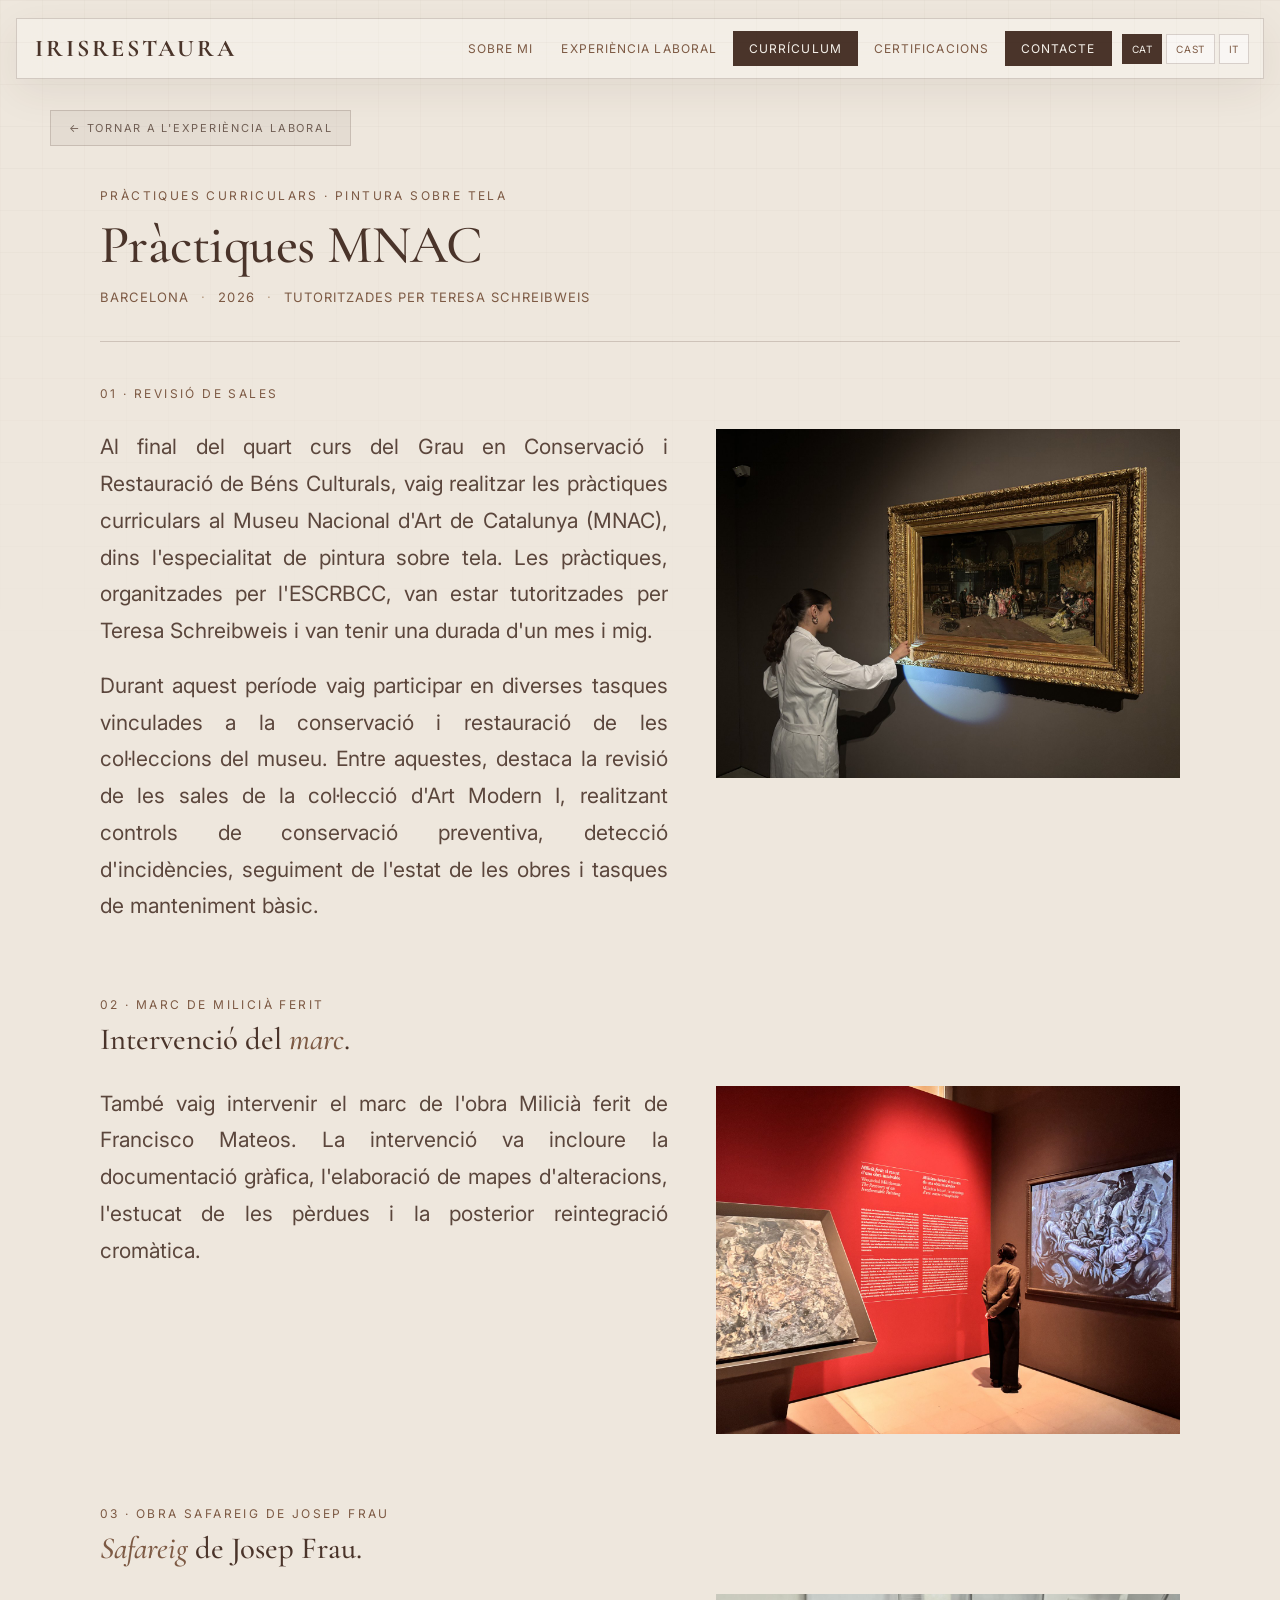
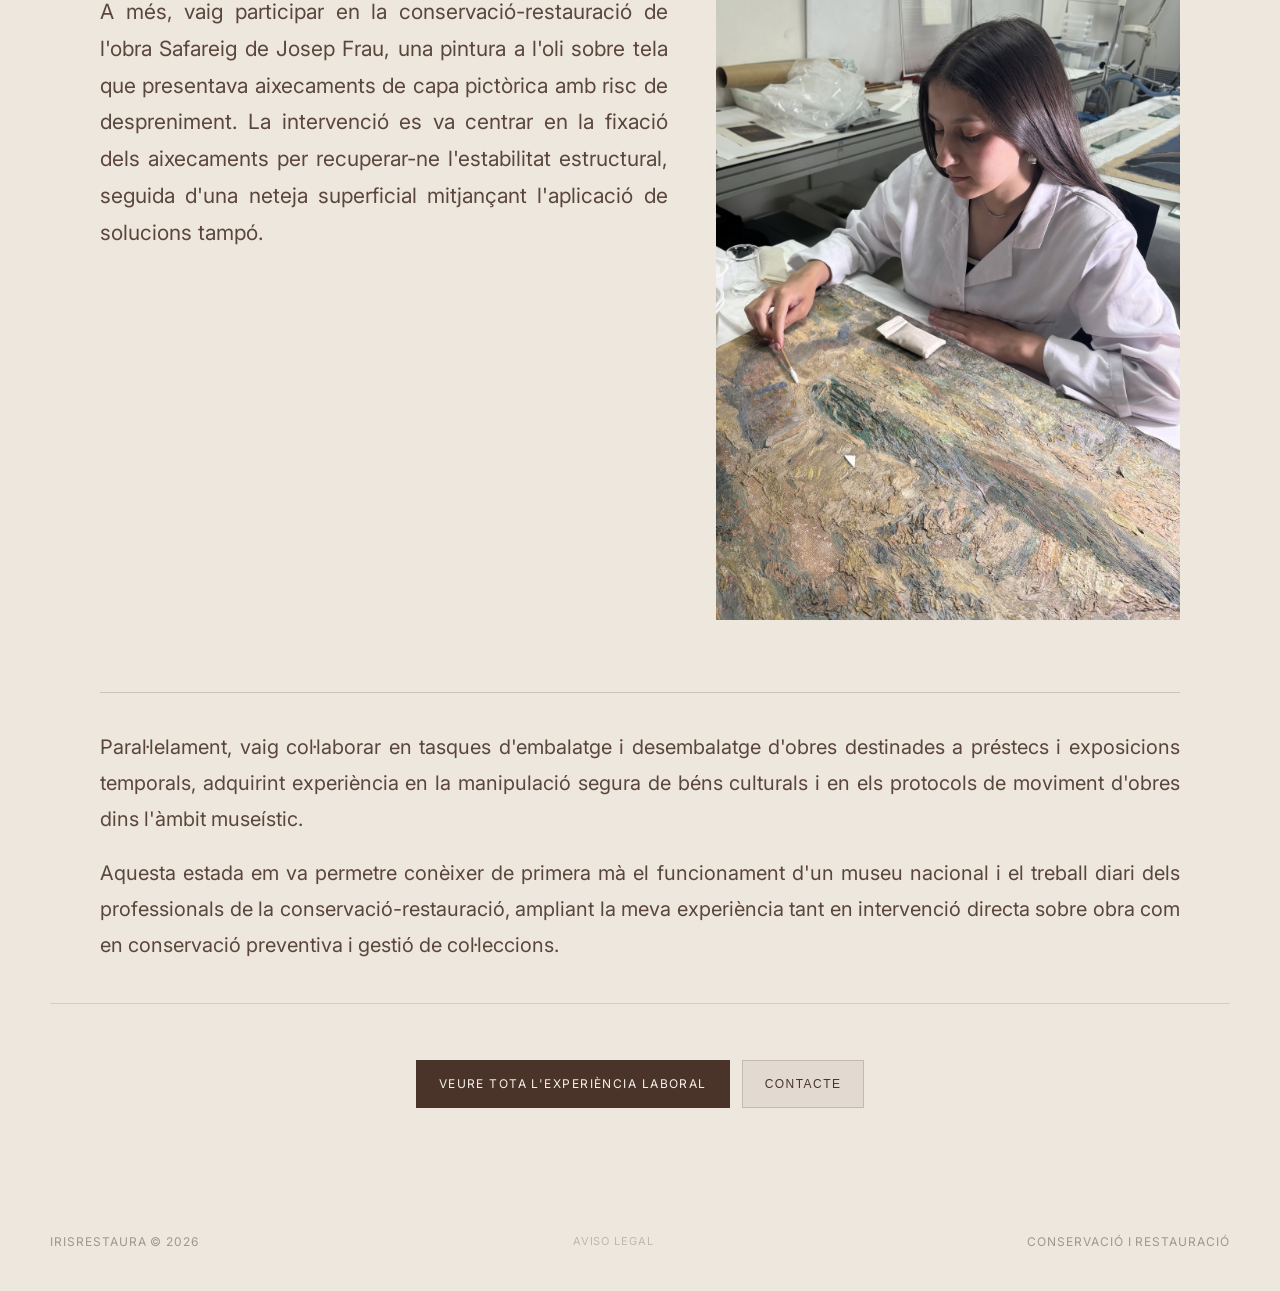
<file: trabajos/mnac.html>
﻿<!DOCTYPE html>
<html lang="es">
<head>
  <meta charset="UTF-8" />
  <meta name="viewport" content="width=device-width, initial-scale=1.0" />
  <title>Pràctiques al MNAC — IRISRESTAURA</title>
  <meta name="description" content="Pràctiques curriculars al Museu Nacional d'Art de Catalunya (MNAC), especialitat pintura sobre tela. Tutoritzades per Teresa Schreibweis." />
  <meta property="og:title" content="Pràctiques al MNAC — IRISRESTAURA" />
  <meta property="og:description" content="Conservació preventiva, intervenció de marc i restauració de pintura sobre tela al MNAC, Barcelona." />
  <meta property="og:image" content="../assets/trabajos/mnac/portada.jpg" />
  <link rel="icon" type="image/png" href="../assets/favicon.png?v=2" />
  <link rel="apple-touch-icon" href="../assets/favicon.png?v=2" />
  <link rel="preconnect" href="https://fonts.googleapis.com">
  <link rel="preconnect" href="https://fonts.gstatic.com" crossorigin>
  <link href="https://fonts.googleapis.com/css2?family=Cormorant+Garamond:wght@400;500;600;700&family=Inter:wght@300;400;500;600&display=swap" rel="stylesheet">
  <style>
    :root {
      --rose-50: #F5F1EA; --rose-100: #D7C9B8; --rose-200: #B2967D;
      --rose-300: #B2967D; --rose-500: #7D5A44; --ink: #4A342A;
      --muted: #7D5A44; --paper: #F5F1EA; --line: rgba(74,52,42,.2);
      --shadow: 0 24px 80px rgba(74,52,42,.14); --radius: 28px;
    }
    * { box-sizing: border-box; }
    html { scroll-behavior: smooth; overflow-x: hidden; }
    body { margin: 0; color: var(--ink); background: #EEE7DD; font-family: Inter, system-ui, sans-serif; overflow-x: hidden; }
    img { max-width: 100%; display: block; }
    a { color: inherit; text-decoration: none; }
    h1, h2, h3, .serif { font-family: "Cormorant Garamond", Georgia, serif; }

    .noise { position: fixed; inset: 0; pointer-events: none; opacity: .25; z-index: 50;
      background-image: linear-gradient(rgba(74,52,42,.12) 1px, transparent 1px), linear-gradient(90deg, rgba(74,52,42,.08) 1px, transparent 1px);
      background-size: 42px 42px; mask-image: linear-gradient(to bottom, black, transparent 82%); }

    .container { width: min(1180px, calc(100% - 40px)); margin: 0 auto; }

    .nav { position: fixed; top: 18px; left: 50%; transform: translateX(-50%); width: min(1320px, calc(100% - 32px));
      display: flex; justify-content: space-between; align-items: center; padding: 12px 14px 12px 18px;
      border: 1px solid var(--line); border-radius: 999px; background: rgba(245,241,234,.74);
      backdrop-filter: blur(18px); box-shadow: 0 12px 40px rgba(74,52,42,.08); z-index: 30; }
    .brand { font-family: "Cormorant Garamond", Georgia, serif; font-weight: 700; letter-spacing: .12em; font-size: clamp(18px,2vw,24px); }
    .nav-links { display: flex; gap: 4px; align-items: center; font-size: 12px; letter-spacing: .09em; text-transform: uppercase; color: var(--muted); }
    .nav-links a { padding: 10px 12px; border-radius: 999px; transition: .25s ease; }
    .nav-links a:hover { background: var(--rose-100); color: var(--ink); }
    .nav-links .pill { background: var(--ink); color: var(--paper); padding: 10px 16px; border: none; border-radius: 999px; cursor: pointer; font-family: inherit; font-size: 12px; letter-spacing: .09em; text-transform: uppercase; }
    .nav-links .pill:hover { background: var(--rose-500); color: white; }
    .lang-switch { display: inline-flex; gap: 4px; margin-left: 6px; }
    .lang-btn { border: 1px solid var(--line); background: rgba(255,255,255,.5); color: var(--muted); border-radius: 999px; padding: 8px 9px; font-size: 10px; letter-spacing: .06em; cursor: pointer; font-family: inherit; text-transform: uppercase; transition: .2s ease; }
    .lang-btn:hover { background: rgba(255,255,255,.85); color: var(--ink); }
    .lang-btn.is-active { background: var(--ink); color: var(--paper); border-color: var(--ink); }

    .contact-modal-overlay { position: fixed; inset: 0; z-index: 200; background: rgba(74,52,42,.55); backdrop-filter: blur(8px); display: none; align-items: center; justify-content: center; padding: 24px; }
    .contact-modal-overlay.is-open { display: flex; }
    .contact-modal-box { background: var(--paper); border-radius: calc(var(--radius) + 12px); border: 1px solid var(--line); box-shadow: 0 32px 80px rgba(74,52,42,.24); padding: clamp(32px,5vw,56px); max-width: 480px; width: 100%; position: relative; }
    .contact-modal-close { position: absolute; top: 16px; right: 16px; border: 1px solid var(--line); background: rgba(255,255,255,.7); border-radius: 999px; width: 36px; height: 36px; display: flex; align-items: center; justify-content: center; cursor: pointer; font-size: 16px; color: var(--muted); transition: .2s ease; }
    .contact-modal-close:hover { background: white; color: var(--ink); }
    .contact-modal-title { margin: 16px 0 28px; font-size: clamp(36px,6vw,58px); line-height: .9; letter-spacing: -.03em; font-weight: 500; font-family: "Cormorant Garamond", Georgia, serif; }
    .contact-items { display: flex; flex-direction: column; gap: 12px; }
    .contact-item { display: flex; align-items: center; gap: 14px; padding: 14px 18px; border-radius: 14px; border: 1px solid var(--line); background: rgba(255,255,255,.6); transition: .2s ease; color: var(--ink); }
    .contact-item:hover { background: white; transform: translateX(4px); }
    .contact-item-label { font-size: 10px; letter-spacing: .18em; text-transform: uppercase; color: var(--muted); min-width: 72px; }
    .contact-item-value { font-size: 14px; color: var(--ink); overflow-wrap: anywhere; word-break: normal; min-width: 0; }

    .back-link { display: inline-flex; align-items: center; gap: 8px; margin-top: 110px; margin-bottom: 36px;
      padding: 10px 18px; border: 1px solid var(--line); border-radius: 999px; background: rgba(255,255,255,.55);
      font-size: 11px; letter-spacing: .16em; text-transform: uppercase; color: var(--muted); transition: .25s ease; }
    .back-link:hover { background: white; color: var(--ink); transform: translateX(-4px); }

    .work-header { padding-bottom: 44px; }
    .eyebrow { display: inline-flex; gap: 8px; align-items: center; padding: 8px 14px; border: 1px solid var(--line);
      border-radius: 999px; font-size: 11px; letter-spacing: .18em; text-transform: uppercase; color: var(--muted); background: rgba(255,255,255,.55); }
    .work-title { margin: 22px 0 18px; font-size: clamp(48px,7.5vw,110px); line-height: .88; letter-spacing: -.04em; font-weight: 500; max-width: 18ch; }
    .work-meta { display: flex; flex-wrap: wrap; gap: 12px 28px; color: var(--muted); font-size: 12px; letter-spacing: .12em; text-transform: uppercase; }
    .work-meta span { position: relative; }
    .work-meta span + span:before { content: ""; position: absolute; left: -16px; top: 50%; width: 4px; height: 4px; border-radius: 50%; background: var(--rose-500); transform: translateY(-50%); }

    .story { display: flex; flex-direction: column; gap: clamp(64px,9vw,120px); padding-bottom: 88px; }
    .story-block { display: grid; align-items: center; gap: clamp(28px,5vw,64px); }
    .story-block.split { grid-template-columns: 1.25fr .75fr; }
    .story-block.split.weighted-text { grid-template-columns: 1.25fr .75fr; }
    .story-block.split.weighted-media { grid-template-columns: 1.25fr .75fr; }
    /* imagen a la izquierda, misma columna estrecha (.75fr) para igual tamaño */
    .story-block.split.media-left { grid-template-columns: .75fr 1.25fr; }
    .story-block.split.reverse > *:first-child { order: 2; }
    .story-block.split.reverse > *:last-child { order: 1; }

    .story-text h2 { margin: 0 0 18px; font-size: clamp(30px,4vw,54px); line-height: .98; letter-spacing: -.03em; font-weight: 500; }
    .story-text h2 .accent { font-style: italic; }
    .story-text p { color: var(--muted); line-height: 1.85; margin: 0 0 14px; font-size: 18px; }
    .story-text .note { display: inline-block; margin-top: 6px; padding: 8px 14px; border-radius: 999px; background: rgba(255,255,255,.55); border: 1px solid var(--line); font-size: 11px; letter-spacing: .16em; text-transform: uppercase; color: var(--muted); }
    .lead-text { text-align: left; }

    .story-media-col { display: flex; flex-direction: column; align-items: flex-start; gap: 14px; }
    .story-media-col .story-media { width: 100%; }
    .story-media-col .note { display: inline-block; padding: 8px 14px; border-radius: 999px; background: rgba(74,52,42,.08); border: 1px solid rgba(74,52,42,.2); font-size: 11px; letter-spacing: .16em; text-transform: uppercase; color: var(--ink); }
    .story-media { border-radius: calc(var(--radius) + 6px); overflow: hidden; box-shadow: var(--shadow); border: 1px solid rgba(255,255,255,.7); background: var(--rose-50); position: relative; }
    .story-media img { width: 100%; height: 100%; object-fit: cover; display: block; }
    .story-media.portrait { aspect-ratio: 3/4; }
    .story-media.wide { aspect-ratio: 16/9; }
    .story-media.square { aspect-ratio: 1/1; }

    .reveal { opacity: 0; transform: translateY(28px); transition: opacity .9s ease, transform .9s cubic-bezier(.2,.8,.2,1); }
    .reveal.in { opacity: 1; transform: translateY(0); }

    .work-footer { padding: 56px 0 96px; display: flex; flex-direction: column; gap: 24px; align-items: center; text-align: center; border-top: 1px solid var(--line); }
    .footer-buttons { display: flex; gap: 12px; flex-wrap: wrap; justify-content: center; }
    .button { display: inline-flex; align-items: center; justify-content: center; min-height: 48px; padding: 0 22px; border-radius: 999px; border: 1px solid var(--line); font-size: 12px; text-transform: uppercase; letter-spacing: .12em; transition: .25s ease; }
    .button.primary { background: var(--ink); color: var(--ink); border-color: var(--ink); }
    .button.primary:hover { background: var(--rose-500); border-color: var(--rose-500); transform: translateY(-2px); }
    .footer { padding: 30px 0 42px; font-size: 12px; letter-spacing: .08em; text-transform: uppercase; }
    .footer .container { display: flex; justify-content: space-between; gap: 20px; flex-wrap: wrap; }

    /* Overrides claret */
    .work-title { color: var(--ink); }
    .work-meta span { color: rgba(74,52,42,.6); }
    .work-meta span + span:before { background: rgba(74,52,42,.3); }
    .back-link { color: rgba(74,52,42,.75); border-color: rgba(74,52,42,.18); background: rgba(74,52,42,.06); }
    .back-link:hover { background: rgba(245,241,234,.2); color: var(--ink); }
    .story-text h2 { color: var(--ink); }
    .story-text h2 .accent { color: #7D5A44; }
    .story-text p { color: rgba(74,52,42,.72); }
    .lead-text p { color: rgba(74,52,42,.72); }
    .story-text .note { background: rgba(74,52,42,.08); color: var(--ink); border-color: rgba(74,52,42,.2); }
    .button.primary { background: #4A342A; color: #F5F1EA; border-color: #4A342A; }
    .button.primary:hover { background: #F5F1EA; border-color: #F5F1EA; color: #4A342A; transform: translateY(-2px); }
    .button:not(.primary) { background: rgba(74,52,42,.07); color: var(--ink); border-color: rgba(74,52,42,.2); }
    .button:not(.primary):hover { background: rgba(245,241,234,.25); }
    .footer { color: rgba(74,52,42,.45); }
    .work-footer { border-top-color: rgba(74,52,42,.15); }

    @media (max-width: 960px) {
      .nav-links a:not(.pill):not([data-i18n="nav_cert"]) { display: none; }
      .nav-links [data-i18n="nav_cert"] { padding: 10px 8px; font-size: 11px; }
      .story-block.split, .story-block.split.weighted-text,
      .story-block.split.weighted-media, .story-block.split.media-left { grid-template-columns: 1fr; }
      .story-block.split.reverse > *:first-child { order: 1; }
      .story-block.split.reverse > *:last-child { order: 2; }
      .story-block.split > .story-media { order: 1; }
      .story-block.split > .story-text { order: 2; }
      .story-block.split > .story-media-col { order: 1; }
    }
    @media (max-width: 620px) {
      .container { width: min(100% - 24px, 1180px); }
      .nav {
        top: 10px; width: calc(100% - 20px); padding: 10px 12px;
        flex-direction: column; gap: 10px; border-radius: 22px;
      }
      .nav-links { width: 100%; flex-wrap: wrap; justify-content: center; gap: 6px; }
      /* En móvil mostramos TODOS los enlaces de navegación */
      .nav-links a:not(.pill) { display: inline-flex !important; padding: 8px 10px; font-size: 11px; }
      .nav-links .pill { padding: 8px 14px; font-size: 11px; }
      .lang-switch { margin-left: 0; }
      .back-link { margin-top: 86px; margin-bottom: 22px; }
      .work-title { font-size: clamp(40px,12vw,64px); }
      .footer .container { display: grid; gap: 6px; }
    }
      @media (max-width: 620px) {
      .contact-item { flex-direction: column; align-items: flex-start; gap: 4px; }
      .contact-item-label { min-width: 0; }
      .contact-item-value { font-size: 15px; }
    }
    .contact-modal-box .eyebrow { margin-bottom: 22px; }
</style>
  <link rel="stylesheet" href="../assets/trabajo.css?v=12" />
  <link rel="stylesheet" href="../assets/site.css?v=4" />
</head>
<body>
  <div class="noise"></div>

  <header class="nav" aria-label="Navegació principal">
    <a href="../index.html#inicio" class="brand">IRISRESTAURA</a>
    <nav class="nav-links">
      <a href="../sobre-mi.html" data-i18n="nav_sobremi">Sobre mí</a>
      <a href="../experiencia-laboral.html" data-i18n="nav_trabajos">Experiencia laboral</a>
      <a class="pill" href="../assets/docs/cv-iris-rodriguez-jimenez-es.pdf?v=2" data-href-ca="../assets/docs/cv-iris-rodriguez-jimenez-ca.pdf?v=2" target="_blank" rel="noopener">Currículum</a>
      <a href="../certificaciones.html" data-i18n="nav_cert">Certificaciones</a>
      <button class="pill" data-open-contact type="button" data-i18n="nav_contacto">Contacto</button>
      <span class="lang-switch">
        <button class="lang-btn" data-lang="ca" type="button">CAT</button>
        <button class="lang-btn" data-lang="es" type="button">CAST</button><button class="lang-btn" data-lang="it" type="button">IT</button>
      </span>
    </nav>
  </header>

  <main>
    <div class="container">
      <a class="back-link" href="../experiencia-laboral.html" data-i18n="back_link">← Volver a experiencia laboral</a>

      <article class="pf">
        <header class="pf-header">
          <span class="pf-eyebrow" data-i18n="mnac_eyebrow">Prácticas curriculares · Pintura sobre tela</span>
          <h1 class="pf-title" data-i18n="mnac_title">Prácticas MNAC</h1>
          <p class="pf-meta">
            <span>Barcelona</span>
            <span>2026</span>
            <span data-i18n="mnac_meta3">Tutorizado por Teresa Schreibweis</span>
          </p>
        </header>

        <section class="pf-section">
          <span class="pf-step">01 · <span data-i18n="mnac_b2_note">Revisión de salas</span></span>
          <div class="pf-split">
            <div class="pf-text">
            <p data-i18n="mnac_b1_p1">Al final del cuarto curso del Grado en Conservación y Restauración de Bienes Culturales, realicé las prácticas curriculares en el Museu Nacional d'Art de Catalunya (MNAC), dentro de la especialidad de pintura sobre tela. Las prácticas, organizadas por la ESCRBCC, estuvieron tutorizadas por Teresa Schreibweis y tuvieron una duración de un mes y medio.</p>
            <p data-i18n="mnac_b2_p1">Durante este período participé en diversas tareas vinculadas a la conservación y restauración de las colecciones del museo. Entre estas, destaca la revisión de las salas de la colección de Arte Moderno I, realizando controles de conservación preventiva, detección de incidencias, seguimiento del estado de las obras y tareas de mantenimiento básico.</p>
          </div>
            <figure class="pf-media natural">
              <img src="../assets/trabajos/mnac/IMG_5381.jpg" alt="Revisión de salas en el MNAC" loading="lazy" />
            </figure>
          </div>
        </section>

        <section class="pf-section">
          <span class="pf-step">02 · <span data-i18n="mnac_b3_note">Marco de Milicià ferit</span></span>
          <h2 data-i18n="mnac_b3_h2">Intervención del <span class="accent">marco</span>.</h2>
          <div class="pf-split">
            <div class="pf-text">
            <p data-i18n="mnac_b3_p1">También intervine el marco de la obra Milicià ferit de Francisco Mateos. La intervención incluyó la documentación gráfica, la elaboración de mapas de alteraciones, el estucado de las pérdidas y la posterior reintegración cromática.</p>
          </div>
            <figure class="pf-media natural">
              <img src="../assets/trabajos/mnac/IMG_4065.jpg" alt="Marco de la obra Milicià ferit de Francisco Mateos" loading="lazy" />
            </figure>
          </div>
        </section>

        <section class="pf-section">
          <span class="pf-step">03 · <span data-i18n="mnac_b4_note">Obra Safareig de Josep Frau</span></span>
          <h2 data-i18n="mnac_b4_h2"><span class="accent">Safareig</span> de Josep Frau.</h2>
          <div class="pf-split">
            <div class="pf-text">
            <p data-i18n="mnac_b4_p1">Además, participé en la conservación-restauración de la obra Safareig de Josep Frau, una pintura al óleo sobre tela que presentaba levantamientos de capa pictórica con riesgo de desprendimiento. La intervención se centró en la fijación de los levantamientos para recuperar su estabilidad estructural, seguida de una limpieza superficial mediante la aplicación de soluciones tampón.</p>
          </div>
            <figure class="pf-media natural">
              <img src="../assets/trabajos/mnac/IMG_5203.jpg" alt="Conservación-restauración de la obra Safareig de Josep Frau" loading="lazy" />
            </figure>
          </div>
        </section>

        <section class="pf-closing pf-text">
          <p data-i18n="mnac_b5_p1">Paralelamente, colaboré en tareas de embalaje y desembalaje de obras destinadas a préstamos y exposiciones temporales, adquiriendo experiencia en la manipulación segura de bienes culturales y en los protocolos de movimiento de obras dentro del ámbito museístico.</p>
          <p data-i18n="mnac_b5_p2">Esta estancia me permitió conocer de primera mano el funcionamiento de un museo nacional y el trabajo diario de los profesionales de la conservación-restauración, ampliando mi experiencia tanto en intervención directa sobre obra como en conservación preventiva y gestión de colecciones.</p>
        </section>
      </article>

      <section class="work-footer">
        <div class="footer-buttons">
          <a class="button primary" href="../experiencia-laboral.html" data-i18n="foot_ver">Ver toda la experiencia laboral</a>
          <button class="button" data-open-contact type="button" data-i18n="foot_contacto">Contacto</button>
        </div>
      </section>
    </div>
  </main>

  <footer class="footer">
    <div class="container">
      <span>IRISRESTAURA © 2026</span>
      <a href="../legal.html" style="color:inherit;text-decoration:none;opacity:.6;font-size:11px;letter-spacing:.08em;text-transform:uppercase;" onmouseover="this.style.opacity=1" onmouseout="this.style.opacity=.6">Aviso legal</a>
      <span data-i18n="footer_cr">Conservación y restauración</span>
    </div>
  </footer>

  <div class="contact-modal-overlay" id="contactModal" aria-hidden="true">
    <div class="contact-modal-box">
      <button class="contact-modal-close" id="closeContactModal" aria-label="Cerrar">&#x2715;</button>
      <span class="eyebrow" data-i18n="mod_eyebrow">Contacto</span>
      <div class="contact-items">
        <a class="contact-item" href="https://www.instagram.com/irisrestaura/" target="_blank" rel="noreferrer">
          <span class="contact-item-label">Instagram</span>
          <span class="contact-item-value">@irisrestaura</span>
        </a>
        <a class="contact-item" href="mailto:irisrestauracio@gmail.com">
          <span class="contact-item-label" data-i18n="mod_correo">Correo</span>
          <span class="contact-item-value">irisrestauracio@gmail.com</span>
        </a>
        <a class="contact-item" href="tel:+34652244068">
          <span class="contact-item-label" data-i18n="mod_tel">Teléfono</span>
          <span class="contact-item-value">+34 652 244 068</span>
        </a>
        <a class="contact-item" href="https://www.linkedin.com/in/iris-rodriguez-jimenez/" target="_blank" rel="noreferrer">
          <span class="contact-item-label">LinkedIn</span>
          <span class="contact-item-value">iris-rodriguez-jimenez</span>
        </a>
      </div>
    </div>
  </div>

  <script src="../assets/lang.js?v=19"></script>
  <script>
    (function() {
      const modal = document.getElementById('contactModal');
      const closeBtn = document.getElementById('closeContactModal');
      const open = () => { modal.classList.add('is-open'); modal.setAttribute('aria-hidden','false'); };
      const close = () => { modal.classList.remove('is-open'); modal.setAttribute('aria-hidden','true'); };
      document.querySelectorAll('[data-open-contact]').forEach(b => b.addEventListener('click', open));
      closeBtn.addEventListener('click', close);
      modal.addEventListener('click', e => { if (e.target === modal) close(); });
      window.addEventListener('keydown', e => { if (e.key === 'Escape' && modal.classList.contains('is-open')) close(); });
    })();
    const io = new IntersectionObserver(entries => {
      entries.forEach(e => { if (e.isIntersecting) { e.target.classList.add('in'); io.unobserve(e.target); } });
    }, { threshold: 0.15 });
    document.querySelectorAll('.reveal').forEach(el => io.observe(el));
  </script>
  <script src="../assets/trabajo.js?v=2"></script>
</body>
</html>
</file>
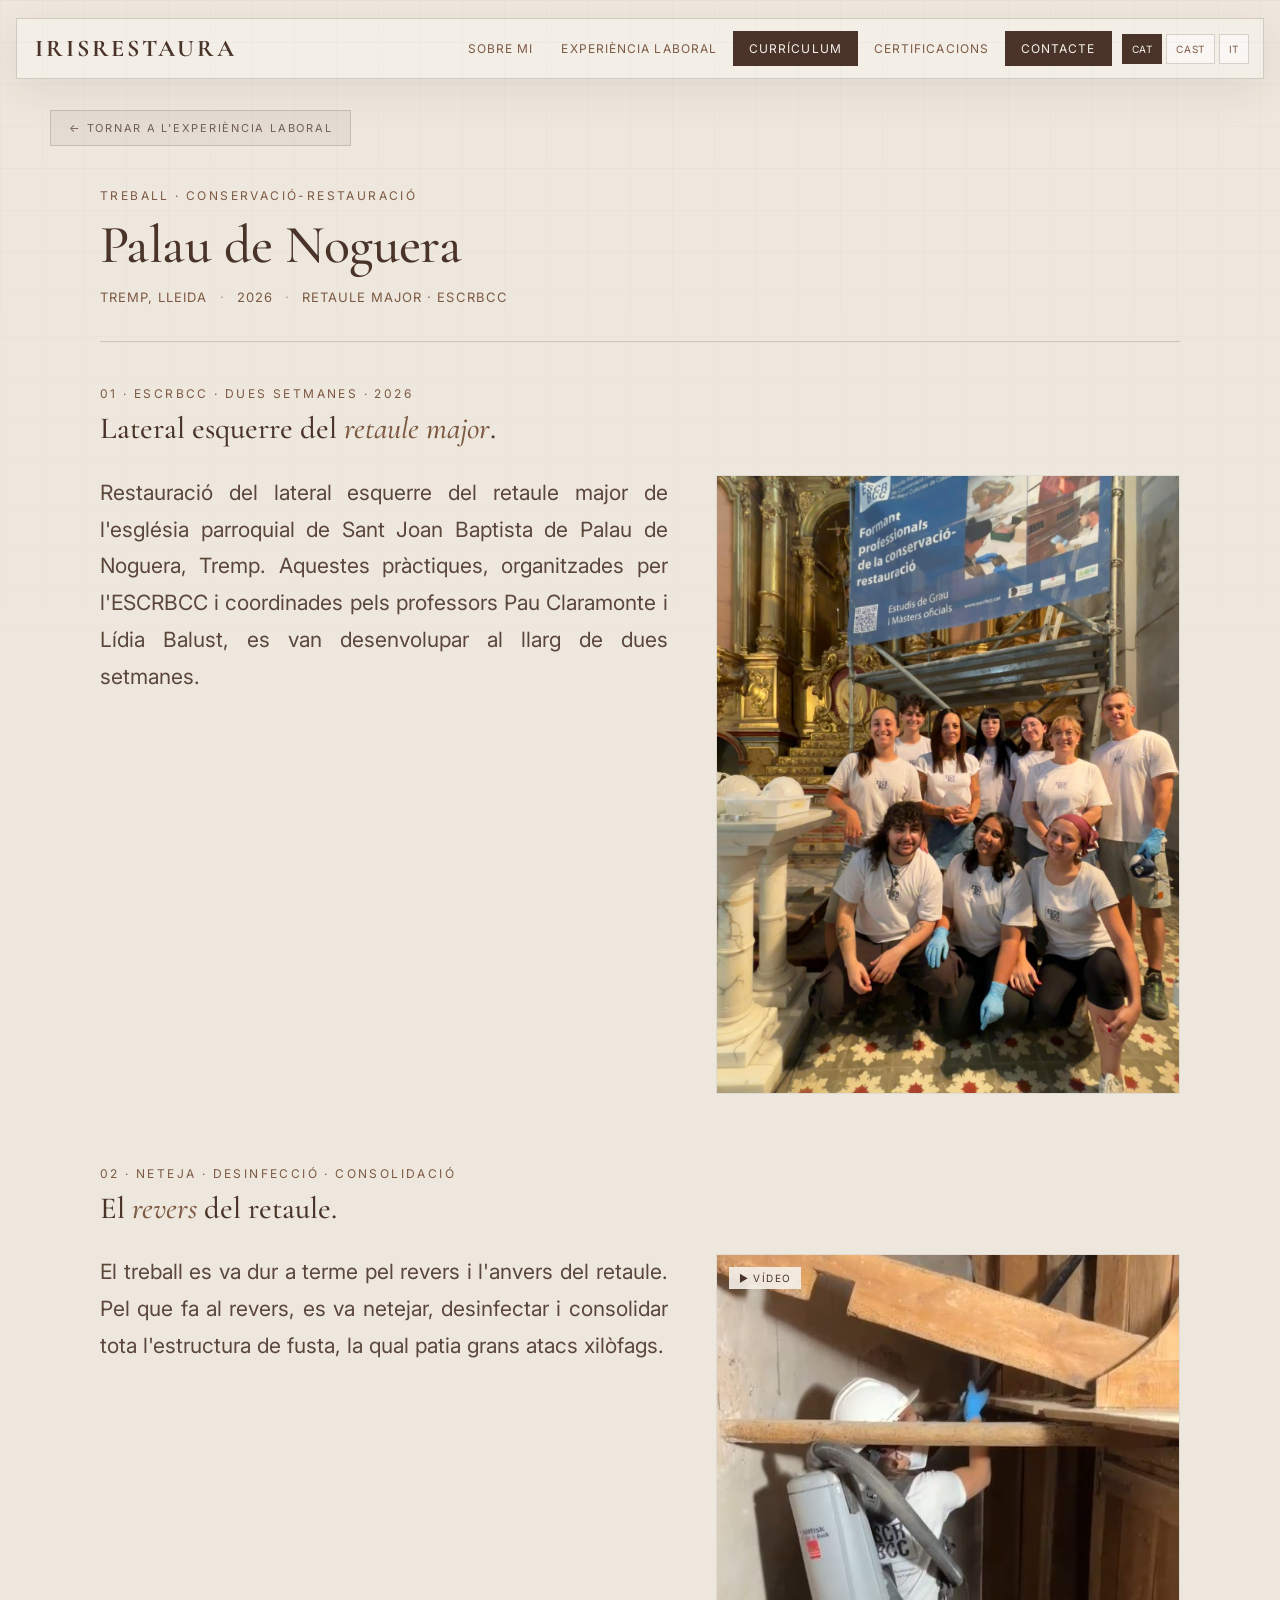
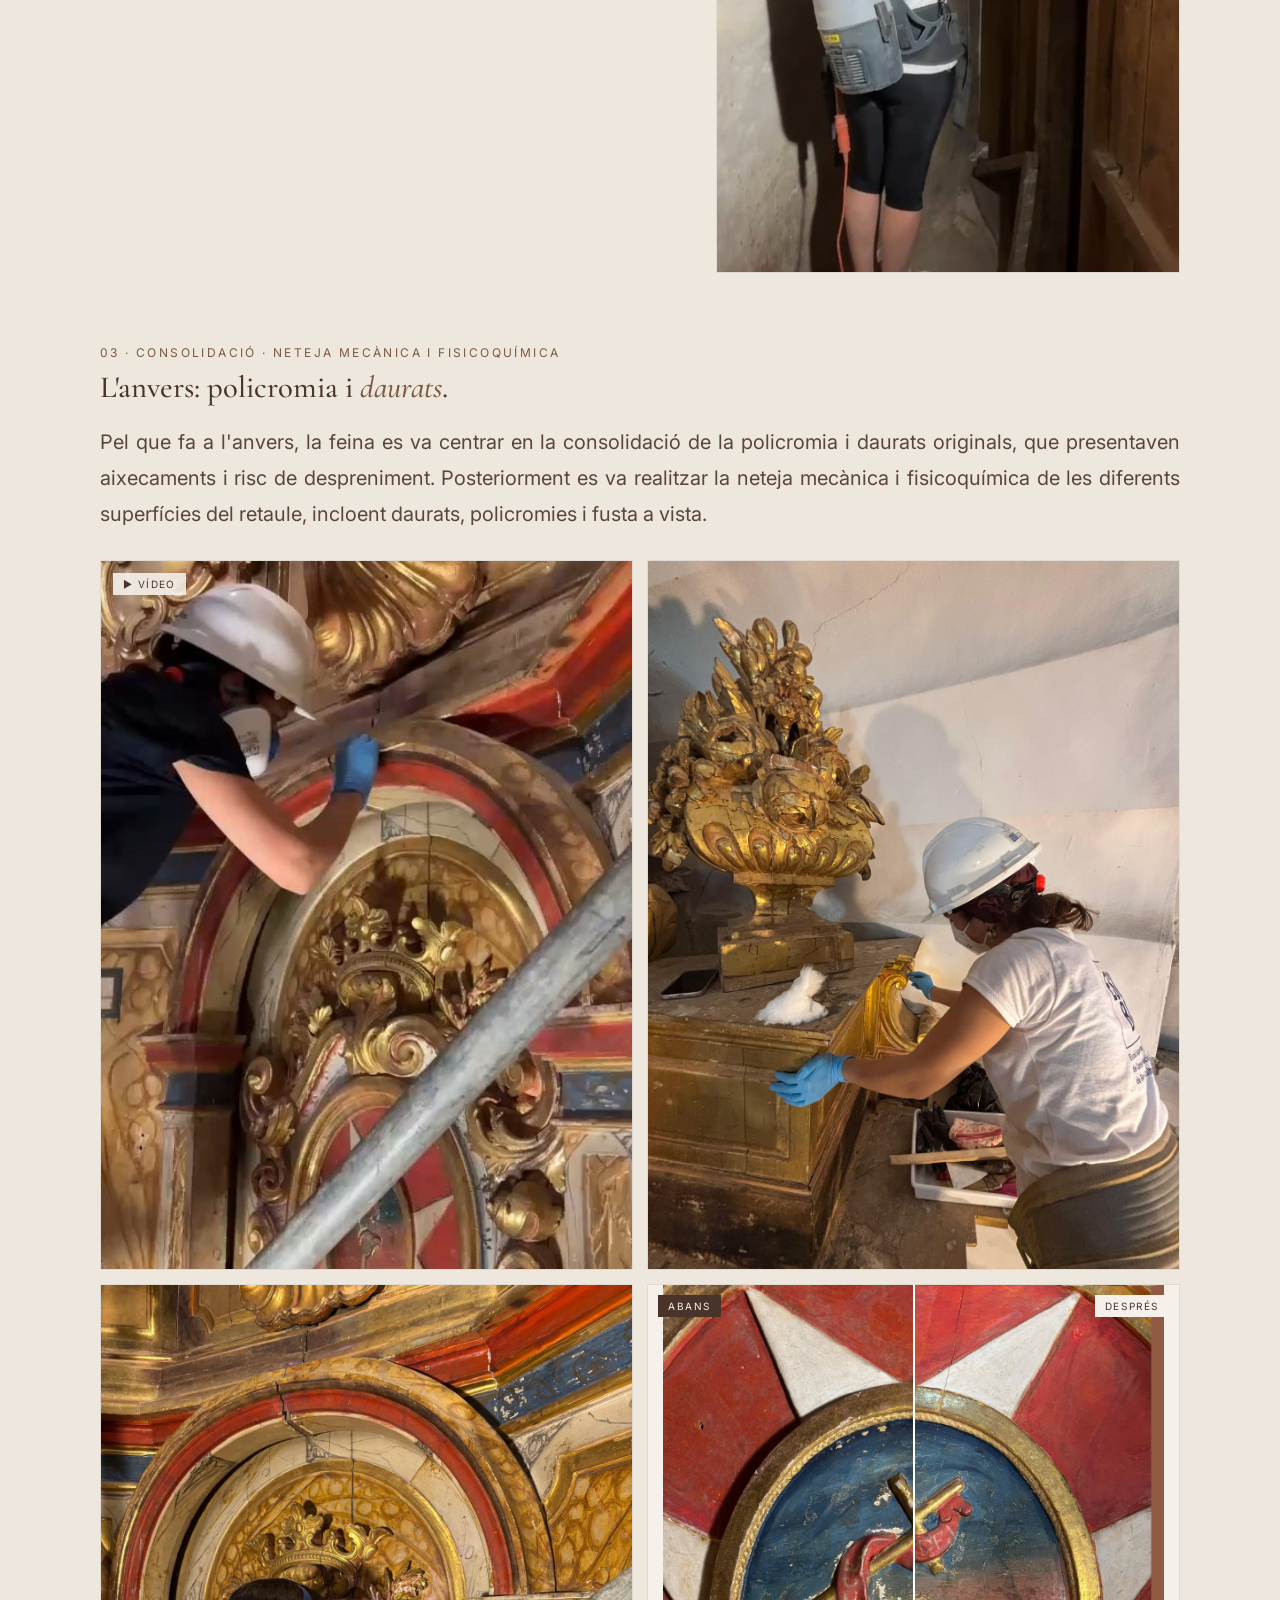
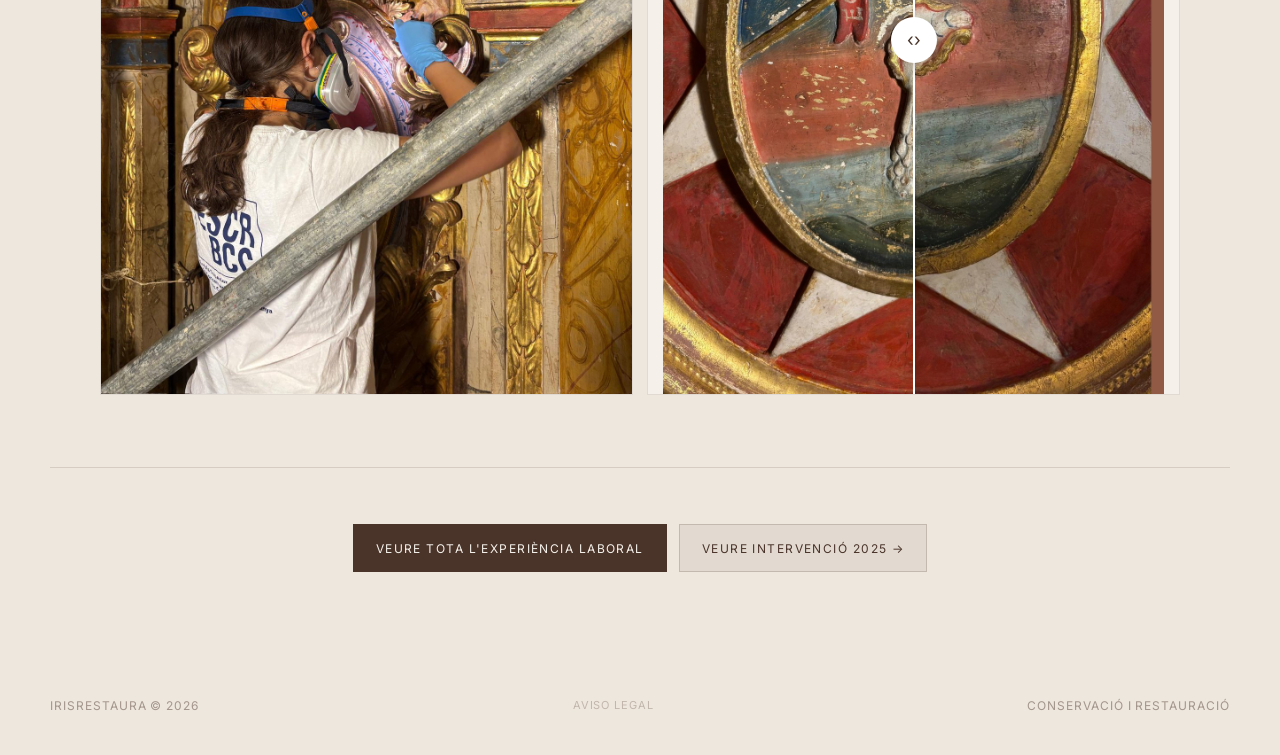
<file: trabajos/palau-de-noguera-2026.html>
﻿<!DOCTYPE html>
<html lang="es">
<head>
  <meta charset="UTF-8" />
  <meta name="viewport" content="width=device-width, initial-scale=1.0" />
  <title>Palau de Noguera 2026 — IRISRESTAURA</title>
  <meta name="description" content="Nueva campaña de conservación-restauración en la iglesia de Sant Joan Baptista de Palau de Noguera, verano 2026." />
  <meta property="og:title" content="Palau de Noguera 2026 — IRISRESTAURA" />
  <meta property="og:description" content="Retablos barrocos de la iglesia de Sant Joan Baptista de Palau de Noguera. Intervención en curso." />
  <meta property="og:image" content="../assets/trabajos/palau-de-noguera-2026/portada.jpg" />
  <link rel="icon" type="image/png" href="../assets/favicon.png?v=2" />
  <link rel="apple-touch-icon" href="../assets/favicon.png?v=2" />
  <link rel="preconnect" href="https://fonts.googleapis.com">
  <link rel="preconnect" href="https://fonts.gstatic.com" crossorigin>
  <link href="https://fonts.googleapis.com/css2?family=Cormorant+Garamond:wght@400;500;600;700&family=Inter:wght@300;400;500;600&display=swap" rel="stylesheet">
  <style>
    :root {
      --rose-50: #F5F1EA; --rose-100: #D7C9B8; --rose-200: #B2967D;
      --rose-300: #B2967D; --rose-500: #7D5A44; --ink: #4A342A;
      --muted: #7D5A44; --paper: #F5F1EA; --line: rgba(74,52,42,.2);
      --shadow: 0 24px 80px rgba(74,52,42,.14); --radius: 28px;
    }
    * { box-sizing: border-box; }
    html { scroll-behavior: smooth; overflow-x: hidden; }
    body { margin: 0; color: var(--ink); background: #EEE7DD; font-family: Inter, system-ui, sans-serif; overflow-x: hidden; }
    img { max-width: 100%; display: block; }
    a { color: inherit; text-decoration: none; }
    h1, h2, h3, .serif { font-family: "Cormorant Garamond", Georgia, serif; }

    .noise { position: fixed; inset: 0; pointer-events: none; opacity: .25; z-index: 50;
      background-image: linear-gradient(rgba(74,52,42,.12) 1px, transparent 1px), linear-gradient(90deg, rgba(74,52,42,.08) 1px, transparent 1px);
      background-size: 42px 42px; mask-image: linear-gradient(to bottom, black, transparent 82%); }

    .container { width: min(1180px, calc(100% - 40px)); margin: 0 auto; }

    .nav { position: fixed; top: 18px; left: 50%; transform: translateX(-50%); width: min(1320px, calc(100% - 32px));
      display: flex; justify-content: space-between; align-items: center; padding: 12px 14px 12px 18px;
      border: 1px solid var(--line); border-radius: 999px; background: rgba(245,241,234,.74);
      backdrop-filter: blur(18px); box-shadow: 0 12px 40px rgba(74,52,42,.08); z-index: 30; }
    .brand { font-family: "Cormorant Garamond", Georgia, serif; font-weight: 700; letter-spacing: .12em; font-size: clamp(18px,2vw,24px); }
    .nav-links { display: flex; gap: 4px; align-items: center; font-size: 12px; letter-spacing: .09em; text-transform: uppercase; color: var(--muted); }
    .nav-links a { padding: 10px 12px; border-radius: 999px; transition: .25s ease; }
    .nav-links a:hover { background: var(--rose-100); color: var(--ink); }
    .nav-links .pill { background: var(--ink); color: var(--paper); padding: 10px 16px; border: none; border-radius: 999px; cursor: pointer; font-family: inherit; font-size: 12px; letter-spacing: .09em; text-transform: uppercase; }
    .nav-links .pill:hover { background: var(--rose-500); color: white; }
    .lang-switch { display: inline-flex; gap: 4px; margin-left: 6px; }
    .lang-btn { border: 1px solid var(--line); background: rgba(255,255,255,.5); color: var(--muted); border-radius: 999px; padding: 8px 9px; font-size: 10px; letter-spacing: .06em; cursor: pointer; font-family: inherit; text-transform: uppercase; transition: .2s ease; }
    .lang-btn:hover { background: rgba(255,255,255,.85); color: var(--ink); }
    .lang-btn.is-active { background: var(--ink); color: var(--paper); border-color: var(--ink); }

    .contact-modal-overlay { position: fixed; inset: 0; z-index: 200; background: rgba(74,52,42,.55); backdrop-filter: blur(8px); display: none; align-items: center; justify-content: center; padding: 24px; }
    .contact-modal-overlay.is-open { display: flex; }
    .contact-modal-box { background: var(--paper); border-radius: calc(var(--radius) + 12px); border: 1px solid var(--line); box-shadow: 0 32px 80px rgba(74,52,42,.24); padding: clamp(32px,5vw,56px); max-width: 480px; width: 100%; position: relative; }
    .contact-modal-close { position: absolute; top: 16px; right: 16px; border: 1px solid var(--line); background: rgba(255,255,255,.7); border-radius: 999px; width: 36px; height: 36px; display: flex; align-items: center; justify-content: center; cursor: pointer; font-size: 16px; color: var(--muted); transition: .2s ease; }
    .contact-modal-close:hover { background: white; color: var(--ink); }
    .contact-modal-title { margin: 16px 0 28px; font-size: clamp(36px,6vw,58px); line-height: .9; letter-spacing: -.03em; font-weight: 500; font-family: "Cormorant Garamond", Georgia, serif; }
    .contact-items { display: flex; flex-direction: column; gap: 12px; }
    .contact-item { display: flex; align-items: center; gap: 14px; padding: 14px 18px; border-radius: 14px; border: 1px solid var(--line); background: rgba(255,255,255,.6); transition: .2s ease; color: var(--ink); }
    .contact-item:hover { background: white; transform: translateX(4px); }
    .contact-item-label { font-size: 10px; letter-spacing: .18em; text-transform: uppercase; color: var(--muted); min-width: 72px; }
    .contact-item-value { font-size: 14px; color: var(--ink); overflow-wrap: anywhere; word-break: normal; min-width: 0; }

    .back-link { display: inline-flex; align-items: center; gap: 8px; margin-top: 110px; margin-bottom: 36px;
      padding: 10px 18px; border: 1px solid var(--line); border-radius: 999px; background: rgba(255,255,255,.55);
      font-size: 11px; letter-spacing: .16em; text-transform: uppercase; color: var(--muted); transition: .25s ease; }
    .back-link:hover { background: white; color: var(--ink); transform: translateX(-4px); }

    .work-header { padding-bottom: 44px; }
    .eyebrow { display: inline-flex; gap: 8px; align-items: center; padding: 8px 14px; border: 1px solid var(--line);
      border-radius: 999px; font-size: 11px; letter-spacing: .18em; text-transform: uppercase; color: var(--muted); background: rgba(255,255,255,.55); }
    .work-title { margin: 22px 0 18px; font-size: clamp(48px,7.5vw,110px); line-height: .88; letter-spacing: -.04em; font-weight: 500; max-width: 18ch; }
    .work-meta { display: flex; flex-wrap: wrap; gap: 12px 28px; color: var(--muted); font-size: 12px; letter-spacing: .12em; text-transform: uppercase; }
    .work-meta span { position: relative; }
    .work-meta span + span:before { content: ""; position: absolute; left: -16px; top: 50%; width: 4px; height: 4px; border-radius: 50%; background: var(--rose-500); transform: translateY(-50%); }

    .hero-image { border-radius: calc(var(--radius) + 12px); overflow: hidden; box-shadow: var(--shadow); border: 1px solid rgba(255,255,255,.7); margin-bottom: 72px; }
    .hero-image img { width: 100%; aspect-ratio: 4/3; object-fit: cover; }

    .story { display: flex; flex-direction: column; gap: clamp(56px,7vw,96px); padding-bottom: 88px; }
    .story-block { display: grid; align-items: center; gap: clamp(28px,5vw,64px); }
    .story-block.split { grid-template-columns: 1fr 1fr; }
    /* media siempre en la columna estrecha (.72fr) para que todos tengan el mismo tamaño */
    .story-block.split.weighted-text { grid-template-columns: 1.28fr .72fr; }
    .story-block.split.weighted-media { grid-template-columns: 1.28fr .72fr; }
    .story-block.split.media-left { grid-template-columns: .72fr 1.28fr; }
    .story-block.split.reverse > *:first-child { order: 2; }
    .story-block.split.reverse > *:last-child { order: 1; }
    .story-block.full { grid-template-columns: 1fr; }
    .story-block.full .story-media { width: 100%; }
    .story-block.duo, .story-block.trio { grid-template-columns: 1fr; }
    .story-block.duo .story-media-pair { display: grid; grid-template-columns: 1fr 1fr; gap: clamp(14px,2vw,22px); }
    .story-block.trio .story-media-pair { display: grid; grid-template-columns: repeat(3,1fr); gap: clamp(14px,2vw,22px); }

    .story-media { border-radius: calc(var(--radius) + 6px); overflow: hidden; box-shadow: var(--shadow); border: 1px solid rgba(255,255,255,.7); background: var(--rose-50); position: relative; }
    .story-media img, .story-media video { width: 100%; height: 100%; object-fit: cover; display: block; }
    .story-media.portrait { aspect-ratio: 3/4; }
    .story-media.wide { aspect-ratio: 16/9; }
    .story-media.video-card:after {
      content: "\25B6 vídeo"; position: absolute; top: 16px; left: 16px; padding: 6px 12px; border-radius: 999px;
      background: rgba(245,241,234,.88); backdrop-filter: blur(6px); font-family: Inter, sans-serif; font-size: 10px;
      letter-spacing: .14em; text-transform: uppercase; color: var(--ink); pointer-events: none; z-index: 1;
    }

    /* Antes/después con slider */
    .story-block.ba-block { grid-template-columns: 1fr; }
    .story-block.ba-block .story-text { max-width: 720px; margin: 0 auto 24px; text-align: center; }
    .before-after-label {
      position: absolute; top: 18px; padding: 8px 18px; border-radius: 999px; background: var(--ink); color: var(--paper);
      font-family: "Cormorant Garamond", Georgia, serif; font-size: 15px; font-weight: 500; letter-spacing: .14em;
      text-transform: uppercase; z-index: 3; pointer-events: none;
    }
    .before-after-label.despues { background: var(--rose-500); color: var(--paper); }
    .ba-wrap { position: relative; min-width: 0; }
    .ba-wrap .ba-label-before { left: 18px; }
    .ba-wrap .ba-label-after { right: 18px; }
    .ba-slider {
      position: relative; width: 100%; max-width: 360px; margin: 0 auto; aspect-ratio: 2/3;
      border-radius: calc(var(--radius) + 6px); overflow: hidden; box-shadow: var(--shadow);
      border: 1px solid rgba(255,255,255,.7); background: var(--rose-50);
      user-select: none; touch-action: none; cursor: ew-resize; isolation: isolate;
    }
    .ba-slider .ba-img { position: absolute; inset: 0; width: 100%; height: 100%; object-fit: cover; object-position: center; display: block; -webkit-user-drag: none; pointer-events: none; }
    .ba-slider .ba-img.ba-after { clip-path: inset(0 0 0 calc(var(--pos, 50) * 1%)); }
    .ba-handle { position: absolute; top: 0; bottom: 0; left: calc(var(--pos, 50) * 1%); width: 3px; background: white; transform: translateX(-1.5px); box-shadow: 0 0 24px rgba(0,0,0,.45); pointer-events: none; z-index: 2; }
    .ba-handle-circle { position: absolute; top: 50%; left: 50%; transform: translate(-50%,-50%); width: 56px; height: 56px; border-radius: 50%; background: white; box-shadow: 0 6px 24px rgba(74,52,42,.35); display: flex; align-items: center; justify-content: center; gap: 2px; font-family: "Cormorant Garamond", Georgia, serif; font-size: 24px; color: var(--ink); line-height: 1; pointer-events: none; }
    .ba-handle-circle span { display: inline-block; }

    /* Galería 2x2: 3 fotos + slider, todas del mismo tamaño */
    .gallery-grid { display: grid; grid-template-columns: 1fr 1fr; gap: clamp(14px,2vw,22px); max-width: 900px; margin: 0 auto; }
    .gallery-grid .story-media { aspect-ratio: 3/4; }
    .gallery-ba { min-width: 0; }
    .gallery-ba .ba-slider { max-width: none; width: 100%; margin: 0; aspect-ratio: 3/4; }

    .story-text h2 { margin: 0 0 18px; font-size: clamp(30px,4vw,54px); line-height: .98; letter-spacing: -.03em; font-weight: 500; }
    .story-text h2 .accent { color: var(--rose-500); font-style: italic; }
    .story-text p { color: var(--muted); line-height: 1.85; margin: 0 0 14px; font-size: 16px; text-align: justify; }
    .story-text .note { display: inline-block; margin-top: 6px; padding: 8px 14px; border-radius: 999px; background: rgba(255,255,255,.55); border: 1px solid var(--line); font-size: 11px; letter-spacing: .16em; text-transform: uppercase; color: var(--muted); }

    /* Próximamente badge */
    .proximamente-badge {
      display: inline-flex;
      align-items: center;
      gap: 8px;
      padding: 10px 20px;
      background: rgba(125,90,68,.1);
      border: 1px solid rgba(125,90,68,.3);
      border-radius: 999px;
      font-size: 11px;
      letter-spacing: .2em;
      text-transform: uppercase;
      color: var(--rose-500);
      margin-bottom: 36px;
    }
    .proximamente-badge::before { content: ""; width: 7px; height: 7px; border-radius: 50%; background: #B2967D; animation: pulse 1.8s ease-in-out infinite; }
    @keyframes pulse { 0%,100% { opacity: 1; transform: scale(1); } 50% { opacity: .4; transform: scale(.7); } }

    .reveal { opacity: 0; transform: translateY(28px); transition: opacity .9s ease, transform .9s cubic-bezier(.2,.8,.2,1); }
    .reveal.in { opacity: 1; transform: translateY(0); }

    .work-footer { padding: 56px 0 96px; display: flex; flex-direction: column; gap: 24px; align-items: center; text-align: center; border-top: 1px solid var(--line); }
    .footer-buttons { display: flex; gap: 12px; flex-wrap: wrap; justify-content: center; }
    .button { display: inline-flex; align-items: center; justify-content: center; min-height: 48px; padding: 0 22px; border-radius: 999px; border: 1px solid var(--line); font-size: 12px; text-transform: uppercase; letter-spacing: .12em; transition: .25s ease; }
    .button.primary { background: var(--ink); color: var(--ink); border-color: var(--ink); }
    .button.primary:hover { background: var(--rose-500); border-color: var(--rose-500); transform: translateY(-2px); }
    .footer { padding: 30px 0 42px; font-size: 12px; letter-spacing: .08em; text-transform: uppercase; }
    .footer .container { display: flex; justify-content: space-between; gap: 20px; flex-wrap: wrap; }

    /* Overrides claret */
    .work-title { color: var(--ink); }
    .work-meta span { color: rgba(74,52,42,.6); }
    .work-meta span + span:before { background: rgba(74,52,42,.3); }
    .back-link { color: rgba(74,52,42,.75); border-color: rgba(74,52,42,.18); background: rgba(74,52,42,.06); }
    .back-link:hover { background: rgba(245,241,234,.2); color: var(--ink); }
    .story-text h2 { color: var(--ink); }
    .story-text h2 .accent { color: #7D5A44; }
    .story-text p { color: rgba(74,52,42,.72); }
    .story-text .note { background: rgba(74,52,42,.08); color: var(--ink); border-color: rgba(74,52,42,.2); }
    .button.primary { background: #4A342A; color: #F5F1EA; border-color: #4A342A; }
    .button.primary:hover { background: #F5F1EA; border-color: #F5F1EA; color: #4A342A; transform: translateY(-2px); }
    .button:not(.primary) { background: rgba(74,52,42,.07); color: var(--ink); border-color: rgba(74,52,42,.2); }
    .button:not(.primary):hover { background: rgba(245,241,234,.25); }
    .footer { color: rgba(74,52,42,.45); }
    .work-footer { border-top-color: rgba(74,52,42,.15); }

    @media (max-width: 960px) { .nav-links a:not(.pill):not([data-i18n="nav_cert"]) { display: none; }
      .nav-links [data-i18n="nav_cert"] { padding: 10px 8px; font-size: 11px; } }
    @media (max-width: 860px) {
      .story-block.split, .story-block.split.weighted-text, .story-block.split.weighted-media, .story-block.split.media-left { grid-template-columns: 1fr; }
      .story-block.split.reverse > *:first-child { order: 1; }
      .story-block.split.reverse > *:last-child { order: 2; }
      .story-block.split > .story-media { order: 1; }
      .story-block.split > .story-text { order: 2; }
      .story-block.trio .story-media-pair, .story-block.duo .story-media-pair { grid-template-columns: 1fr; gap: 14px; }
    }
    @media (max-width: 620px) {
      .container { width: min(100% - 24px, 1180px); }
      .nav {
        top: 10px; width: calc(100% - 20px); padding: 10px 12px;
        flex-direction: column; gap: 10px; border-radius: 22px;
      }
      .nav-links { width: 100%; flex-wrap: wrap; justify-content: center; gap: 6px; }
      /* En móvil mostramos TODOS los enlaces de navegación */
      .nav-links a:not(.pill) { display: inline-flex !important; padding: 8px 10px; font-size: 11px; }
      .nav-links .pill { padding: 8px 14px; font-size: 11px; }
      .lang-switch { margin-left: 0; }
      .back-link { margin-top: 86px; margin-bottom: 22px; }
      .work-title { font-size: clamp(40px,12vw,64px); }
      .gallery-grid { grid-template-columns: 1fr; max-width: 420px; }
      .footer .container { display: grid; gap: 6px; }
    }
      @media (max-width: 620px) {
      .contact-item { flex-direction: column; align-items: flex-start; gap: 4px; }
      .contact-item-label { min-width: 0; }
      .contact-item-value { font-size: 15px; }
    }
    .contact-modal-box .eyebrow { margin-bottom: 22px; }
</style>
  <link rel="stylesheet" href="../assets/trabajo.css?v=12" />
  <link rel="stylesheet" href="../assets/site.css?v=4" />
</head>
<body>
  <div class="noise"></div>

  <header class="nav" aria-label="Navegación principal">
    <a href="../index.html#inicio" class="brand">IRISRESTAURA</a>
    <nav class="nav-links">
      <a href="../sobre-mi.html" data-i18n="nav_sobremi">Sobre mí</a>
      <a href="../experiencia-laboral.html" data-i18n="nav_trabajos">Experiencia laboral</a>
      <a class="pill" href="../assets/docs/cv-iris-rodriguez-jimenez-es.pdf?v=2" data-href-ca="../assets/docs/cv-iris-rodriguez-jimenez-ca.pdf?v=2" target="_blank" rel="noopener">Currículum</a>
      <a href="../certificaciones.html" data-i18n="nav_cert">Certificaciones</a>
      <button class="pill" data-open-contact type="button" data-i18n="nav_contacto">Contacto</button>
      <span class="lang-switch">
        <button class="lang-btn" data-lang="ca" type="button">CAT</button>
        <button class="lang-btn" data-lang="es" type="button">CAST</button><button class="lang-btn" data-lang="it" type="button">IT</button>
      </span>
    </nav>
  </header>

  <main>
    <div class="container">
      <a class="back-link" href="../experiencia-laboral.html" data-i18n="back_link">← Volver a experiencia laboral</a>

      <article class="pf">
        <header class="pf-header">
          <span class="pf-eyebrow" data-i18n="pal26_eyebrow">Trabajo · Conservación-restauración</span>
          <h1 class="pf-title">Palau de Noguera</h1>
          <p class="pf-meta">
            <span>Tremp, Lleida</span>
            <span>2026</span>
            <span data-i18n="pal26_meta3">Retablo mayor · ESCRBCC</span>
          </p>
        </header>

        <section class="pf-section">
          <span class="pf-step">01 · <span data-i18n="pal26_b1_note">ESCRBCC · Dos semanas · 2026</span></span>
          <h2 data-i18n="pal26_b1_h2">Lateral izquierdo del <span class="accent">retablo mayor</span>.</h2>
          <div class="pf-split">
            <div class="pf-text">
            <p data-i18n="pal26_b1_p1">Restauración del lateral izquierdo del retablo mayor de la iglesia parroquial de Sant Joan Baptista de Palau de Noguera, Tremp. Estas prácticas, organizadas por la ESCRBCC y coordinadas por los profesores Pau Claramonte y Lídia Balust, se desarrollaron a lo largo de dos semanas.</p>
          </div>
            <figure class="pf-media">
              <img src="../assets/trabajos/palau-de-noguera-2026/equipo.jpg" alt="Equipo de conservación-restauración en Palau de Noguera" loading="lazy" />
            </figure>
          </div>
        </section>

        <section class="pf-section">
          <span class="pf-step">02 · <span data-i18n="pal26_b2_note">Limpieza · Desinfección · Consolidación</span></span>
          <h2 data-i18n="pal26_b2_h2">El <span class="accent">reverso</span> del retablo.</h2>
          <div class="pf-split">
            <div class="pf-text">
            <p data-i18n="pal26_b2_p1">El trabajo se llevó a cabo por el reverso y el anverso del retablo. En cuanto al reverso, se limpió, desinfectó y consolidó toda la estructura de madera, que sufría grandes ataques xilófagos.</p>
          </div>
            <figure class="pf-media is-video">
              <video autoplay loop muted playsinline preload="metadata" poster="../assets/trabajos/palau-de-noguera-2026/poster-reverso.jpg">
                <source src="../assets/trabajos/palau-de-noguera-2026/video-reverso.mp4?v=2" type="video/mp4">
              </video>
            </figure>
          </div>
        </section>

        <section class="pf-section">
          <span class="pf-step">03 · <span data-i18n="pal26_b3_note">Consolidación · Limpieza mecánica y fisicoquímica</span></span>
          <h2 data-i18n="pal26_b3_h2">El anverso: policromía y <span class="accent">dorados</span>.</h2>
          <div class="pf-text">
            <p data-i18n="pal26_b3_p1">En cuanto al anverso, el trabajo se centró en la consolidación de la policromía y los dorados originales, que presentaban levantamientos y riesgo de desprendimiento. Posteriormente se realizó la limpieza mecánica y fisicoquímica de las diferentes superficies del retablo, incluyendo dorados, policromías y madera vista.</p>
          </div>
          <div class="pf-grid c2">
            <figure class="pf-media is-video">
              <video autoplay loop muted playsinline preload="metadata" poster="../assets/trabajos/palau-de-noguera-2026/poster-policromia.jpg">
                <source src="../assets/trabajos/palau-de-noguera-2026/video-policromia.mp4?v=2" type="video/mp4">
              </video>
            </figure>
            <figure class="pf-media">
              <img src="../assets/trabajos/palau-de-noguera-2026/limpiando-dorado.jpg" alt="Limpieza de un dorado del retablo" loading="lazy" />
            </figure>
            <figure class="pf-media">
              <img src="../assets/trabajos/palau-de-noguera-2026/limpiando-polvo.jpg" alt="Limpieza de polvo sobre el retablo" loading="lazy" />
            </figure>
            <figure class="pf-media pf-ba-tile">
              <div class="pf-ba" style="--pos: 50">
                <img src="../assets/trabajos/palau-de-noguera-2026/reintegracion-antes.jpg?v=2" alt="Policromía antes de la reintegración" loading="lazy" />
                <img class="pf-ba-after" src="../assets/trabajos/palau-de-noguera-2026/reintegracion-despues.jpg?v=2" alt="Policromía después de la reintegración" loading="lazy" />
                <span class="pf-ba-tag before" data-i18n="ba_antes">Antes</span>
                <span class="pf-ba-tag after" data-i18n="ba_despues">Después</span>
                <div class="pf-ba-handle" aria-hidden="true"><span>&lsaquo;&rsaquo;</span></div>
              </div>
            </figure>
          </div>
        </section>
      </article>

      <section class="work-footer">
        <div class="footer-buttons">
          <a class="button primary" href="../experiencia-laboral.html" data-i18n="foot_ver">Ver toda la experiencia laboral</a>
          <a class="button" href="palau-de-noguera.html" data-i18n="pal26_ver_2025">Ver intervención 2025 →</a>
        </div>
      </section>
    </div>
  </main>

  <footer class="footer">
    <div class="container">
      <span>IRISRESTAURA © 2026</span>
      <a href="../legal.html" style="color:inherit;text-decoration:none;opacity:.6;font-size:11px;letter-spacing:.08em;text-transform:uppercase;" onmouseover="this.style.opacity=1" onmouseout="this.style.opacity=.6">Aviso legal</a>
      <span data-i18n="footer_cr">Conservación y restauración</span>
    </div>
  </footer>

  <div class="contact-modal-overlay" id="contactModal" aria-hidden="true">
    <div class="contact-modal-box">
      <button class="contact-modal-close" id="closeContactModal" aria-label="Cerrar">&#x2715;</button>
      <span class="eyebrow" data-i18n="mod_eyebrow">Contacto</span>
      <div class="contact-items">
        <a class="contact-item" href="https://www.instagram.com/irisrestaura/" target="_blank" rel="noreferrer">
          <span class="contact-item-label">Instagram</span>
          <span class="contact-item-value">@irisrestaura</span>
        </a>
        <a class="contact-item" href="mailto:irisrestauracio@gmail.com">
          <span class="contact-item-label" data-i18n="mod_correo">Correo</span>
          <span class="contact-item-value">irisrestauracio@gmail.com</span>
        </a>
        <a class="contact-item" href="tel:+34652244068">
          <span class="contact-item-label" data-i18n="mod_tel">Teléfono</span>
          <span class="contact-item-value">+34 652 244 068</span>
        </a>
        <a class="contact-item" href="https://www.linkedin.com/in/iris-rodriguez-jimenez/" target="_blank" rel="noreferrer">
          <span class="contact-item-label">LinkedIn</span>
          <span class="contact-item-value">iris-rodriguez-jimenez</span>
        </a>
      </div>
    </div>
  </div>

  <script src="../assets/lang.js?v=19"></script>
  <script>
    (function() {
      const modal = document.getElementById('contactModal');
      const closeBtn = document.getElementById('closeContactModal');
      const open = () => { modal.classList.add('is-open'); modal.setAttribute('aria-hidden','false'); };
      const close = () => { modal.classList.remove('is-open'); modal.setAttribute('aria-hidden','true'); };
      document.querySelectorAll('[data-open-contact]').forEach(b => b.addEventListener('click', open));
      closeBtn.addEventListener('click', close);
      modal.addEventListener('click', e => { if (e.target === modal) close(); });
      window.addEventListener('keydown', e => { if (e.key === 'Escape' && modal.classList.contains('is-open')) close(); });
    })();
    const io = new IntersectionObserver(entries => {
      entries.forEach(e => { if (e.isIntersecting) { e.target.classList.add('in'); io.unobserve(e.target); } });
    }, { threshold: 0.15 });
    document.querySelectorAll('.reveal').forEach(el => io.observe(el));

    // Reproducción de vídeos robusta (móvil + portátil/escritorio)
    (function() {
      const vids = Array.from(document.querySelectorAll('video'));
      vids.forEach(v => { v.muted = true; v.setAttribute('playsinline', ''); });
      const playAll = () => vids.forEach(v => { const p = v.play(); if (p) p.catch(() => {}); });
      const playVisible = () => vids.forEach(v => {
        const r = v.getBoundingClientRect();
        if (r.top < innerHeight && r.bottom > 0) { const p = v.play(); if (p) p.catch(() => {}); }
      });
      // 1) Intento de autoplay donde el navegador lo permite
      playVisible();
      window.addEventListener('scroll', playVisible, { passive: true });
      vids.forEach(v => { v.addEventListener('loadeddata', playVisible); v.addEventListener('canplay', playVisible); });
      // 2) Desbloqueo con el primer gesto del usuario (portátiles con autoplay restringido)
      const unlock = () => {
        playAll();
        ['pointerdown', 'click', 'keydown', 'touchstart', 'wheel'].forEach(ev => document.removeEventListener(ev, unlock));
      };
      ['pointerdown', 'click', 'keydown', 'touchstart', 'wheel'].forEach(ev =>
        document.addEventListener(ev, unlock, { once: true, passive: true }));
    })();

    // Antes/después: slider arrastrable
    (function() {
      const slider = document.getElementById('ba-slider');
      if (!slider) return;
      let dragging = false;
      const setPos = (clientX) => {
        const r = slider.getBoundingClientRect();
        let p = ((clientX - r.left) / r.width) * 100;
        p = Math.max(0, Math.min(100, p));
        slider.style.setProperty('--pos', p);
      };
      const start = (e) => { dragging = true; const x = e.touches ? e.touches[0].clientX : e.clientX; setPos(x); e.preventDefault(); };
      const move = (e) => { if (!dragging) return; const x = e.touches ? e.touches[0].clientX : e.clientX; setPos(x); e.preventDefault(); };
      const end = () => { dragging = false; };
      slider.addEventListener('mousedown', start);
      slider.addEventListener('touchstart', start, { passive: false });
      window.addEventListener('mousemove', move);
      window.addEventListener('touchmove', move, { passive: false });
      window.addEventListener('mouseup', end);
      window.addEventListener('touchend', end);
      window.addEventListener('touchcancel', end);
    })();
  </script>
  <script src="../assets/trabajo.js?v=2"></script>
</body>
</html>
</file>
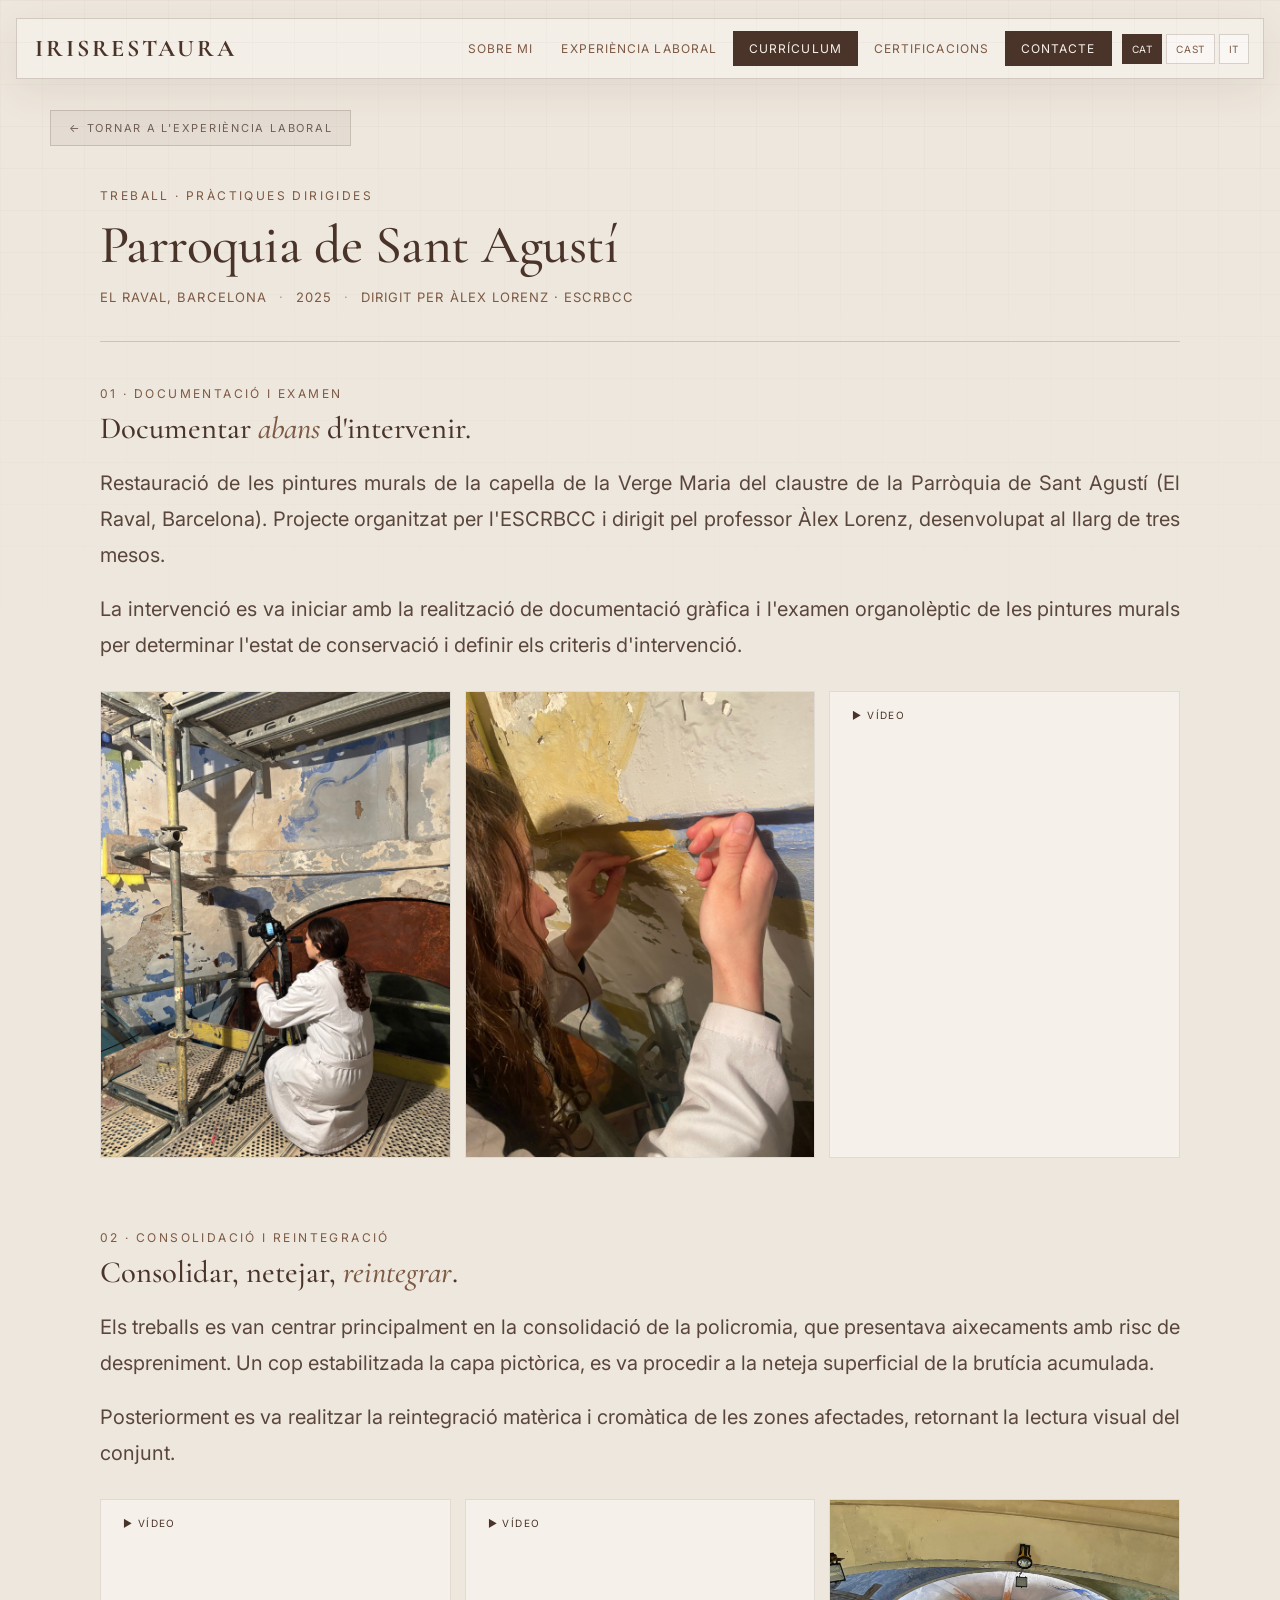
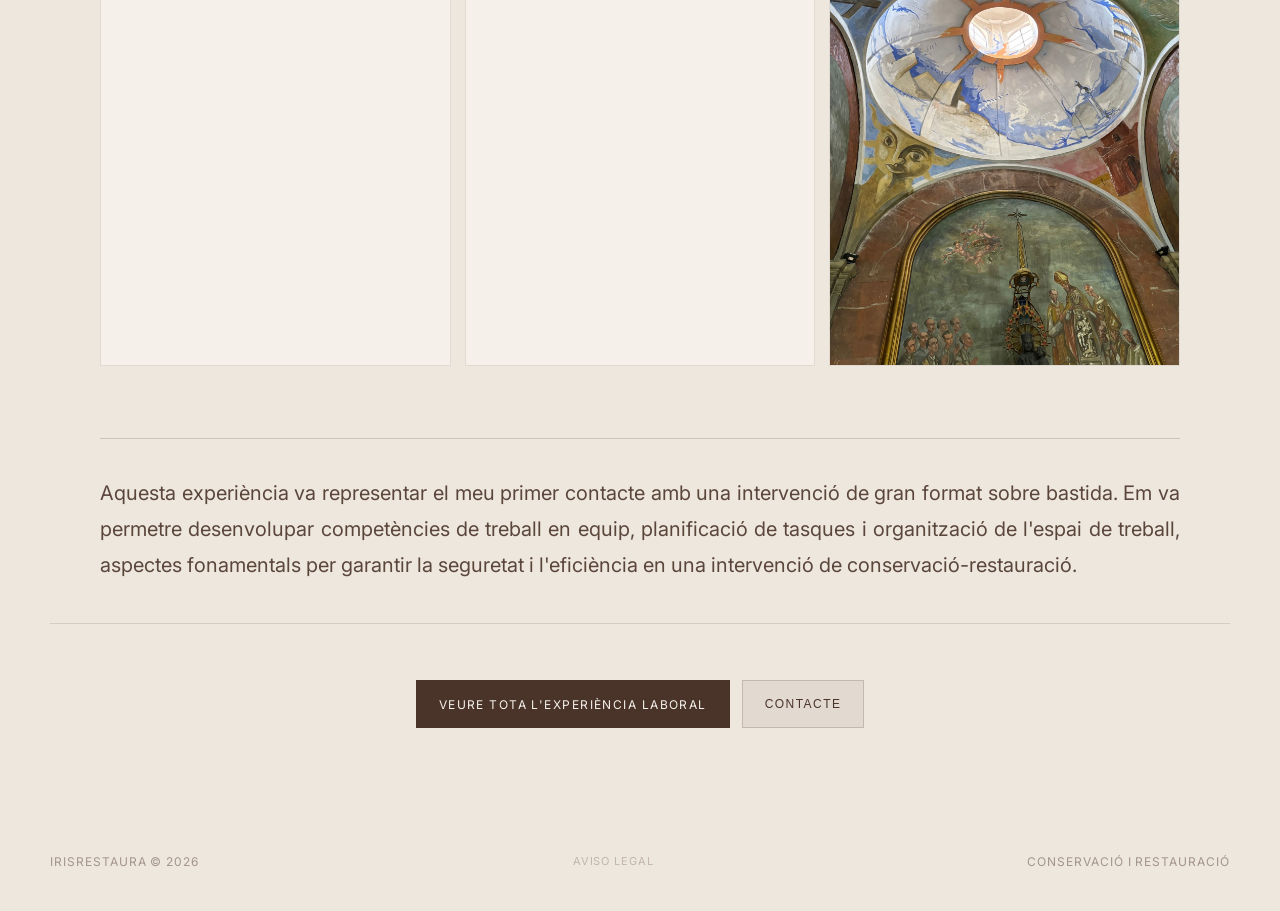
<file: trabajos/parroquia-sant-agusti.html>
﻿<!DOCTYPE html>
<html lang="es">
<head>
  <meta charset="UTF-8" />
  <meta name="viewport" content="width=device-width, initial-scale=1.0" />
  <title>Prácticas en la parroquia de Sant Agustí — IRISRESTAURA</title>
  <meta name="description" content="Documentación y prácticas de conservación en la parroquia de Sant Agustí (Raval, Barcelona), dirigidas por la ESCRBCC." />
  <meta property="og:title" content="Prácticas en la parroquia de Sant Agustí — IRISRESTAURA" />
  <meta property="og:description" content="Documentación e intervención sobre muro en la parroquia de Sant Agustí, Raval. Dirigido por l'ESCRBCC." />
  <meta property="og:image" content="../assets/trabajos/parroquia-sant-agusti/portada.jpg" />
  <link rel="icon" type="image/png" href="../assets/favicon.png?v=2" />
  <link rel="apple-touch-icon" href="../assets/favicon.png?v=2" />
  <link rel="preconnect" href="https://fonts.googleapis.com">
  <link rel="preconnect" href="https://fonts.gstatic.com" crossorigin>
  <link href="https://fonts.googleapis.com/css2?family=Cormorant+Garamond:wght@400;500;600;700&family=Inter:wght@300;400;500;600&display=swap" rel="stylesheet">
  <style>
    :root {
      --rose-50: #F5F1EA;
      --rose-100: #D7C9B8;
      --rose-200: #B2967D;
      --rose-300: #B2967D;
      --rose-500: #7D5A44;
      --ink: #4A342A;
      --muted: #7D5A44;
      --paper: #F5F1EA;
      --line: rgba(74, 52, 42, 0.2);
      --gold: #7D5A44;
      --shadow: 0 24px 80px rgba(74, 52, 42, 0.14);
      --radius: 28px;
    }

    * { box-sizing: border-box; }
    html { scroll-behavior: smooth; overflow-x: hidden; }
    body {
      margin: 0;
      color: var(--ink);
      background: #EEE7DD;
      font-family: Inter, system-ui, -apple-system, BlinkMacSystemFont, "Segoe UI", sans-serif;
      overflow-x: hidden;
      max-width: 100%;
    }

    img, video { max-width: 100%; display: block; }
    a { color: inherit; text-decoration: none; }
    h1, h2, h3, .serif { font-family: "Cormorant Garamond", Georgia, serif; }

    .noise {
      position: fixed;
      inset: 0;
      pointer-events: none;
      opacity: .25;
      z-index: 50;
      background-image:
        linear-gradient(rgba(74,52,42,.12) 1px, transparent 1px),
        linear-gradient(90deg, rgba(74,52,42,.08) 1px, transparent 1px);
      background-size: 42px 42px;
      mask-image: linear-gradient(to bottom, black, transparent 82%);
    }

    .container {
      width: min(1180px, calc(100% - 40px));
      margin: 0 auto;
    }

    /* ---- Nav ---- */
    .nav {
      position: fixed;
      top: 18px;
      left: 50%;
      transform: translateX(-50%);
      width: min(1320px, calc(100% - 32px));
      display: flex;
      justify-content: space-between;
      align-items: center;
      padding: 12px 14px 12px 18px;
      border: 1px solid var(--line);
      border-radius: 999px;
      background: rgba(245, 241, 234, .74);
      backdrop-filter: blur(18px);
      box-shadow: 0 12px 40px rgba(74, 52, 42, .08);
      z-index: 30;
    }
    .brand {
      font-family: "Cormorant Garamond", Georgia, serif;
      font-weight: 700;
      letter-spacing: .12em;
      font-size: clamp(18px, 2vw, 24px);
    }
    .nav-links { display: flex; gap: 4px; align-items: center; font-size: 12px; letter-spacing: .09em; text-transform: uppercase; color: var(--muted); }
    .nav-links a { padding: 10px 12px; border-radius: 999px; transition: .25s ease; }
    .nav-links a:hover { background: var(--rose-100); color: var(--ink); }
    .nav-links .pill { background: var(--ink); color: var(--paper); padding: 10px 16px; border: none; border-radius: 999px; cursor: pointer; font-family: inherit; font-size: 12px; letter-spacing: .09em; text-transform: uppercase; }
    .nav-links .pill:hover { background: var(--rose-500); color: white; }

    /* Selector de idioma */
    .lang-switch { display: inline-flex; gap: 4px; margin-left: 6px; }
    .lang-btn { border: 1px solid var(--line); background: rgba(255,255,255,.5); color: var(--muted); border-radius: 999px; padding: 8px 9px; font-size: 10px; letter-spacing: .06em; cursor: pointer; font-family: inherit; text-transform: uppercase; transition: .2s ease; }
    .lang-btn:hover { background: rgba(255,255,255,.85); color: var(--ink); }
    .lang-btn.is-active { background: var(--ink); color: var(--paper); border-color: var(--ink); }

    /* Contact modal */
    .contact-modal-overlay { position: fixed; inset: 0; z-index: 200; background: rgba(74,52,42,.55); backdrop-filter: blur(8px); display: none; align-items: center; justify-content: center; padding: 24px; }
    .contact-modal-overlay.is-open { display: flex; }
    .contact-modal-box { background: var(--paper); border-radius: calc(var(--radius) + 12px); border: 1px solid var(--line); box-shadow: 0 32px 80px rgba(74,52,42,.24); padding: clamp(32px,5vw,56px); max-width: 480px; width: 100%; position: relative; }
    .contact-modal-close { position: absolute; top: 16px; right: 16px; border: 1px solid var(--line); background: rgba(255,255,255,.7); border-radius: 999px; width: 36px; height: 36px; display: flex; align-items: center; justify-content: center; cursor: pointer; font-size: 16px; color: var(--muted); transition: .2s ease; }
    .contact-modal-close:hover { background: white; color: var(--ink); }
    .contact-modal-title { margin: 16px 0 28px; font-size: clamp(36px,6vw,58px); line-height: .9; letter-spacing: -.03em; font-weight: 500; font-family: "Cormorant Garamond", Georgia, serif; }
    .contact-items { display: flex; flex-direction: column; gap: 12px; }
    .contact-item { display: flex; align-items: center; gap: 14px; padding: 14px 18px; border-radius: 14px; border: 1px solid var(--line); background: rgba(255,255,255,.6); transition: .2s ease; color: var(--ink); text-decoration: none; }
    .contact-item:hover { background: white; transform: translateX(4px); }
    .contact-item-label { font-size: 10px; letter-spacing: .18em; text-transform: uppercase; color: var(--muted); min-width: 72px; }
    .contact-item-value { font-size: 14px; color: var(--ink); overflow-wrap: anywhere; word-break: normal; min-width: 0; }

    /* ---- Back ---- */
    .back-link {
      display: inline-flex;
      align-items: center;
      gap: 8px;
      margin-top: 110px;
      margin-bottom: 36px;
      padding: 10px 18px;
      border: 1px solid var(--line);
      border-radius: 999px;
      background: rgba(255,255,255,.55);
      font-size: 11px;
      letter-spacing: .16em;
      text-transform: uppercase;
      color: var(--muted);
      transition: .25s ease;
    }
    .back-link:hover { background: white; color: var(--ink); transform: translateX(-4px); }

    /* ---- Header del trabajo ---- */
    .work-header { padding-bottom: 44px; }
    .eyebrow {
      display: inline-flex;
      gap: 8px;
      align-items: center;
      padding: 8px 14px;
      border: 1px solid var(--line);
      border-radius: 999px;
      font-size: 11px;
      letter-spacing: .18em;
      text-transform: uppercase;
      color: var(--muted);
      background: rgba(255,255,255,.55);
    }
    .work-title {
      margin: 22px 0 18px;
      font-size: clamp(48px, 7.5vw, 110px);
      line-height: .88;
      letter-spacing: -.04em;
      font-weight: 500;
      max-width: 18ch;
    }
    .work-meta {
      display: flex;
      flex-wrap: wrap;
      gap: 12px 28px;
      color: var(--muted);
      font-size: 12px;
      letter-spacing: .12em;
      text-transform: uppercase;
    }
    .work-meta span { position: relative; }
    .work-meta span + span:before {
      content: "";
      position: absolute;
      left: -16px; top: 50%;
      width: 4px; height: 4px;
      border-radius: 50%;
      background: var(--rose-500);
      transform: translateY(-50%);
    }

    /* ---- Hero ---- */
    .hero-image {
      border-radius: calc(var(--radius) + 12px);
      overflow: hidden;
      box-shadow: var(--shadow);
      border: 1px solid rgba(255,255,255,.7);
      margin: 0 0 72px;
    }
    .hero-image img { width: 100%; aspect-ratio: 4/3; object-fit: cover; }

    /* ---- Story (texto + media intercalados) ---- */
    .story {
      display: flex;
      flex-direction: column;
      gap: clamp(56px, 7vw, 96px);
      padding-bottom: 88px;
    }
    .story-block { display: grid; align-items: center; gap: clamp(28px, 5vw, 64px); }

    /* Bloque asimétrico: texto + media (50/50 en desktop, ratio variable) */
    .story-block.split { grid-template-columns: 1fr 1fr; }
    .story-block.split.weighted-text { grid-template-columns: 1.15fr .85fr; }
    .story-block.split.weighted-media { grid-template-columns: .85fr 1.15fr; }
    .story-block.split.reverse > *:first-child { order: 2; }
    .story-block.split.reverse > *:last-child { order: 1; }

    /* Bloque ancho completo (media gigante) */
    .story-block.full { grid-template-columns: 1fr; }
    .story-block.full .story-media { width: 100%; }

    /* Bloque texto centrado + dos medias debajo */
    .story-block.duo .story-text { max-width: 720px; margin: 0 auto 12px; text-align: center; }
    .story-block.duo .story-media-pair {
      display: grid;
      grid-template-columns: 1fr 1fr;
      gap: clamp(14px, 2vw, 22px);
    }

    .story-text h2 {
      margin: 0 0 18px;
      font-size: clamp(30px, 4vw, 54px);
      line-height: .98;
      letter-spacing: -.03em;
      font-weight: 500;
    }
    .story-text h2 .accent { color: var(--rose-500); font-style: italic; }
    .story-text p {
      color: var(--muted);
      line-height: 1.85;
      margin: 0 0 14px;
      font-size: 16px;
      text-align: justify;
    }
    .story-text .note {
      display: inline-block;
      margin-top: 6px;
      padding: 8px 14px;
      border-radius: 999px;
      background: rgba(255,255,255,.55);
      border: 1px solid var(--line);
      font-size: 11px;
      letter-spacing: .16em;
      text-transform: uppercase;
      color: var(--muted);
    }

    .story-media {
      border-radius: calc(var(--radius) + 6px);
      overflow: hidden;
      box-shadow: var(--shadow);
      border: 1px solid rgba(255,255,255,.7);
      background: var(--rose-50);
      position: relative;
    }
    .story-media img,
    .story-media video {
      width: 100%;
      height: 100%;
      object-fit: cover;
      display: block;
    }
    .story-media.portrait { aspect-ratio: 3/4; }
    .story-media.square { aspect-ratio: 1/1; }
    .story-media.wide { aspect-ratio: 16/9; }
    .story-media.cinema { aspect-ratio: 21/9; }

    .story-media.video-card:after {
      content: "▶ vídeo";
      position: absolute;
      top: 16px;
      left: 16px;
      padding: 6px 12px;
      border-radius: 999px;
      background: rgba(245,241,234,.88);
      backdrop-filter: blur(6px);
      font-family: Inter, sans-serif;
      font-size: 10px;
      letter-spacing: .14em;
      text-transform: uppercase;
      color: var(--ink);
      pointer-events: none;
    }

    /* Reveal animation */
    .reveal { opacity: 0; transform: translateY(28px); transition: opacity .9s ease, transform .9s cubic-bezier(.2,.8,.2,1); }
    .reveal.in { opacity: 1; transform: translateY(0); }

    /* ---- Cierre ---- */
    .work-footer {
      padding: 56px 0 96px;
      display: flex;
      flex-direction: column;
      gap: 24px;
      align-items: center;
      text-align: center;
      border-top: 1px solid var(--line);
    }
    .work-footer p { color: var(--muted); margin: 0; max-width: 540px; line-height: 1.7; }
    .button {
      display: inline-flex;
      align-items: center;
      justify-content: center;
      min-height: 48px;
      padding: 0 22px;
      border-radius: 999px;
      border: 1px solid var(--line);
      font-size: 12px;
      text-transform: uppercase;
      letter-spacing: .12em;
      transition: .25s ease;
    }
    .button.primary { background: var(--ink); color: var(--ink); border-color: var(--ink); }
    .button.primary:hover { background: var(--rose-500); border-color: var(--rose-500); transform: translateY(-2px); }
    .footer-buttons { display: flex; gap: 12px; flex-wrap: wrap; justify-content: center; }

    .footer {
      padding: 30px 0 42px;
      color: var(--muted);
      font-size: 12px;
      letter-spacing: .08em;
      text-transform: uppercase;
    }
    .footer .container { display: flex; justify-content: space-between; gap: 20px; flex-wrap: wrap; }

    /* ---- Tablet (≤ 960px) ---- */
    /* ---- Overrides para fondo claret oscuro ---- */
    .work-title { color: var(--ink); }
    .work-meta span { color: rgba(74,52,42,.6); }
    .work-meta span + span:before { background: rgba(74,52,42,.3); }
    .back-link { color: rgba(74,52,42,.75); border-color: rgba(74,52,42,.18); background: rgba(74,52,42,.06); }
    .back-link:hover { background: rgba(245,241,234,.2); color: var(--ink); }
    .story-text h2 { color: var(--ink); }
    .story-text h2 .accent { color: #7D5A44; }
    .story-text p { color: rgba(74,52,42,.72); }
    .story-text .note { background: rgba(74,52,42,.08); color: var(--ink); border-color: rgba(74,52,42,.2); }
    .button.primary { background: #4A342A; color: #F5F1EA; border-color: #4A342A; }
    .button.primary:hover { background: #F5F1EA; border-color: #F5F1EA; color: #4A342A; transform: translateY(-2px); }
    .button:not(.primary) { background: rgba(74,52,42,.07); color: var(--ink); border-color: rgba(74,52,42,.2); }
    .button:not(.primary):hover { background: rgba(245,241,234,.25); }
    .footer { color: rgba(74,52,42,.45); }
    .work-footer { border-top-color: rgba(74,52,42,.15); }
    .work-footer p { color: rgba(74,52,42,.65); }

    @media (max-width: 960px) {
      .nav-links a:not(.pill):not([data-i18n="nav_cert"]) { display: none; }
      .nav-links [data-i18n="nav_cert"] { padding: 10px 8px; font-size: 11px; }
      .story-block.split,
      .story-block.split.weighted-text,
      .story-block.split.weighted-media { grid-template-columns: 1fr; }
      .story-block.split.reverse > *:first-child { order: 1; }
      .story-block.split.reverse > *:last-child { order: 2; }
      .story-block.duo .story-text { text-align: left; }
      /* En mobile/tablet la imagen va siempre primero para que el texto entre debajo */
      .story-block.split .story-media { order: 1; }
      .story-block.split .story-text { order: 2; }
    }

    /* ---- Móvil (≤ 620px) ---- */
    @media (max-width: 620px) {
      .container { width: min(100% - 24px, 1180px); }
      .nav {
        top: 10px; width: calc(100% - 20px); padding: 10px 12px;
        flex-direction: column; gap: 10px; border-radius: 22px;
      }
      .nav-links { width: 100%; flex-wrap: wrap; justify-content: center; gap: 6px; }
      /* En móvil mostramos TODOS los enlaces de navegación */
      .nav-links a:not(.pill) { display: inline-flex !important; padding: 8px 10px; font-size: 11px; }
      .nav-links .pill { padding: 8px 14px; font-size: 11px; }
      .lang-switch { margin-left: 0; }
      .brand { font-size: 16px; letter-spacing: .07em; }
      .nav-links .pill { padding-inline: 12px; font-size: 11px; }
      .back-link { margin-top: 86px; margin-bottom: 22px; padding: 9px 16px; }

      .work-title { font-size: clamp(40px, 12vw, 64px); margin: 18px 0 16px; line-height: .9; }
      .work-meta { gap: 8px 22px; font-size: 11px; }
      .work-meta span + span:before { left: -14px; width: 3px; height: 3px; }

      .hero-image { margin: 0 0 44px; border-radius: 22px; }
      .hero-image img { aspect-ratio: 4/3; }

      .story { gap: 44px; padding-bottom: 56px; }
      .story-block { gap: 22px; }
      .story-text h2 { font-size: clamp(26px, 8.5vw, 38px); margin-bottom: 14px; }
      .story-text p { font-size: 15px; line-height: 1.75; }

      .story-media { border-radius: 22px; }
      .story-media.portrait { aspect-ratio: 4/5; }
      .story-media.cinema { aspect-ratio: 16/10; }

      .story-block.duo .story-media-pair {
        grid-template-columns: 1fr;
        gap: 14px;
      }

      .story-media.video-card:after { top: 12px; left: 12px; font-size: 9px; padding: 5px 10px; }

      .work-footer { padding: 40px 0 64px; }
      .footer-buttons .button { flex: 1 1 100%; min-width: 0; }
      .footer .container { display: grid; gap: 6px; }
    }
      @media (max-width: 620px) {
      .contact-item { flex-direction: column; align-items: flex-start; gap: 4px; }
      .contact-item-label { min-width: 0; }
      .contact-item-value { font-size: 15px; }
    }
    .contact-modal-box .eyebrow { margin-bottom: 22px; }
</style>
  <link rel="stylesheet" href="../assets/trabajo.css?v=12" />
  <link rel="stylesheet" href="../assets/site.css?v=4" />
</head>
<body>
  <div class="noise"></div>

  <header class="nav" aria-label="Navegación principal">
    <a href="../index.html#inicio" class="brand">IRISRESTAURA</a>
    <nav class="nav-links">
      <a href="../sobre-mi.html" data-i18n="nav_sobremi">Sobre mí</a>
      <a href="../experiencia-laboral.html" data-i18n="nav_trabajos">Experiencia laboral</a>
      <a class="pill" href="../assets/docs/cv-iris-rodriguez-jimenez-es.pdf?v=2" data-href-ca="../assets/docs/cv-iris-rodriguez-jimenez-ca.pdf?v=2" target="_blank" rel="noopener">Currículum</a>
      <a href="../certificaciones.html" data-i18n="nav_cert">Certificaciones</a>
      <button class="pill" data-open-contact type="button" data-i18n="nav_contacto">Contacto</button>
      <span class="lang-switch">
        <button class="lang-btn" data-lang="ca" type="button">CAT</button>
        <button class="lang-btn" data-lang="es" type="button">CAST</button><button class="lang-btn" data-lang="it" type="button">IT</button>
      </span>
    </nav>
  </header>

  <main>
    <div class="container">
      <a class="back-link" href="../experiencia-laboral.html" data-i18n="back_link">← Volver a experiencia laboral</a>

      <article class="pf">
        <header class="pf-header">
          <span class="pf-eyebrow" data-i18n="par_eyebrow">Trabajo · Prácticas dirigidas</span>
          <h1 class="pf-title">Parroquia de Sant Agustí</h1>
          <p class="pf-meta">
            <span>El Raval, Barcelona</span>
            <span>2025</span>
            <span data-i18n="par_meta3">Dirigido por Àlex Lorenz · ESCRBCC</span>
          </p>
        </header>

        <!-- 01 · Documentación -->
        <section class="pf-section">
          <span class="pf-step">01 · <span data-i18n="par_b1_note">Documentación y examen</span></span>
          <h2 data-i18n="par_b1_h2">Documentar <span class="accent">antes</span> de intervenir.</h2>
          <div class="pf-text">
            <p data-i18n="par_b1_p1">Restauración de las pinturas murales de la capilla de la Virgen María del claustro de la Parroquia de Sant Agustí (El Raval, Barcelona). Proyecto organizado por el ESCRBCC y dirigido por el profesor Àlex Lorenz, desarrollado a lo largo de tres meses.</p>
            <p data-i18n="par_b1_p2">La intervención se inició con la realización de documentación gráfica y el examen organoléptico de las pinturas murales para determinar el estado de conservación y definir los criterios de intervención.</p>
          </div>
          <div class="pf-grid c3">
            <figure class="pf-media">
              <img src="../assets/trabajos/parroquia-sant-agusti/portada.jpg" alt="Documentación fotográfica del muro sobre andamio" loading="lazy" />
            </figure>
            <figure class="pf-media">
              <img src="../assets/trabajos/parroquia-sant-agusti/foto-02.jpg" alt="Detalle de la superficie del muro" loading="lazy" />
            </figure>
            <figure class="pf-media is-video">
              <video autoplay loop muted playsinline preload="metadata">
                <source src="../assets/trabajos/parroquia-sant-agusti/video-01.mp4" type="video/mp4">
              </video>
            </figure>
          </div>
        </section>

        <!-- 02 · Intervención -->
        <section class="pf-section">
          <span class="pf-step">02 · <span data-i18n="par_b3_note">Consolidación y reintegración</span></span>
          <h2 data-i18n="par_b3_h2">Consolidar, limpiar, <span class="accent">reintegrar</span>.</h2>
          <div class="pf-text">
            <p data-i18n="par_b3_p1">Los trabajos se centraron principalmente en la consolidación de la policromía, que presentaba levantamientos con riesgo de desprendimiento. Una vez estabilizada la capa pictórica, se procedió a la limpieza superficial de la suciedad acumulada.</p>
            <p data-i18n="par_b3_p2">Posteriormente se realizó la reintegración matérica y cromática de las zonas afectadas, devolviendo la lectura visual del conjunto.</p>
          </div>
          <div class="pf-grid c3">
            <figure class="pf-media is-video">
              <video autoplay loop muted playsinline preload="metadata">
                <source src="../assets/trabajos/parroquia-sant-agusti/video-02.mp4" type="video/mp4">
              </video>
            </figure>
            <figure class="pf-media is-video">
              <video autoplay loop muted playsinline preload="metadata">
                <source src="../assets/trabajos/parroquia-sant-agusti/video-03.mp4?v=2" type="video/mp4">
              </video>
            </figure>
            <figure class="pf-media">
              <img src="../assets/trabajos/parroquia-sant-agusti/resultadofinal.jpg?v=2" alt="Resultado final de la intervención" loading="lazy" />
            </figure>
          </div>
        </section>

        <!-- Cierre -->
        <section class="pf-closing pf-text">
          <p data-i18n="par_b4_p">Esta experiencia representó mi primer contacto con una intervención de gran formato sobre andamio. Me permitió desarrollar competencias de trabajo en equipo, planificación de tareas y organización del espacio de trabajo, aspectos fundamentales para garantizar la seguridad y la eficiencia en una intervención de conservación-restauración.</p>
        </section>
      </article>

      <section class="work-footer">
<div class="footer-buttons">
          <a class="button primary" href="../experiencia-laboral.html" data-i18n="foot_ver">Ver toda la experiencia laboral</a>
          <button class="button" data-open-contact type="button" data-i18n="foot_contacto">Contacto</button>
        </div>
      </section>
    </div>
  </main>

  <footer class="footer">
    <div class="container">
      <span>IRISRESTAURA © 2026</span>
      <a href="../legal.html" style="color:inherit;text-decoration:none;opacity:.6;font-size:11px;letter-spacing:.08em;text-transform:uppercase;" onmouseover="this.style.opacity=1" onmouseout="this.style.opacity=.6">Aviso legal</a>
      <span data-i18n="footer_cr">Conservación y restauración</span>
    </div>
  </footer>

  <div class="contact-modal-overlay" id="contactModal" aria-hidden="true">
    <div class="contact-modal-box">
      <button class="contact-modal-close" id="closeContactModal" aria-label="Cerrar">&#x2715;</button>
      <span class="eyebrow" data-i18n="mod_eyebrow">Contacto</span>
      <div class="contact-items">
        <a class="contact-item" href="https://www.instagram.com/irisrestaura/" target="_blank" rel="noreferrer">
          <span class="contact-item-label">Instagram</span>
          <span class="contact-item-value">@irisrestaura</span>
        </a>
        <a class="contact-item" href="mailto:irisrestauracio@gmail.com">
          <span class="contact-item-label" data-i18n="mod_correo">Correo</span>
          <span class="contact-item-value">irisrestauracio@gmail.com</span>
        </a>
        <a class="contact-item" href="tel:+34652244068">
          <span class="contact-item-label" data-i18n="mod_tel">Teléfono</span>
          <span class="contact-item-value">+34 652 244 068</span>
        </a>
        <a class="contact-item" href="https://www.linkedin.com/in/iris-rodriguez-jimenez/" target="_blank" rel="noreferrer">
          <span class="contact-item-label">LinkedIn</span>
          <span class="contact-item-value">iris-rodriguez-jimenez</span>
        </a>
      </div>
    </div>
  </div>

  <script src="../assets/lang.js?v=19"></script>
  <script>
    // Contact modal
    (function() {
      const modal = document.getElementById('contactModal');
      const closeBtn = document.getElementById('closeContactModal');
      const open = () => { modal.classList.add('is-open'); modal.setAttribute('aria-hidden', 'false'); };
      const close = () => { modal.classList.remove('is-open'); modal.setAttribute('aria-hidden', 'true'); };
      document.querySelectorAll('[data-open-contact]').forEach(b => b.addEventListener('click', open));
      closeBtn.addEventListener('click', close);
      modal.addEventListener('click', (e) => { if (e.target === modal) close(); });
      window.addEventListener('keydown', (e) => { if (e.key === 'Escape' && modal.classList.contains('is-open')) close(); });
    })();

    // Reveal on scroll
    const io = new IntersectionObserver((entries) => {
      entries.forEach((e) => {
        if (e.isIntersecting) {
          e.target.classList.add('in');
          io.unobserve(e.target);
        }
      });
    }, { threshold: 0.15 });
    document.querySelectorAll('.reveal').forEach(el => io.observe(el));

    // Asegurar que los vídeos hagan play en iOS Safari
    document.querySelectorAll('video').forEach(v => {
      v.muted = true;
      const playIfVisible = () => {
        const r = v.getBoundingClientRect();
        if (r.top < innerHeight && r.bottom > 0) v.play().catch(() => {});
      };
      window.addEventListener('scroll', playIfVisible, { passive: true });
      playIfVisible();
    });
  </script>
  <script src="../assets/trabajo.js?v=2"></script>
</body>
</html>
</file>
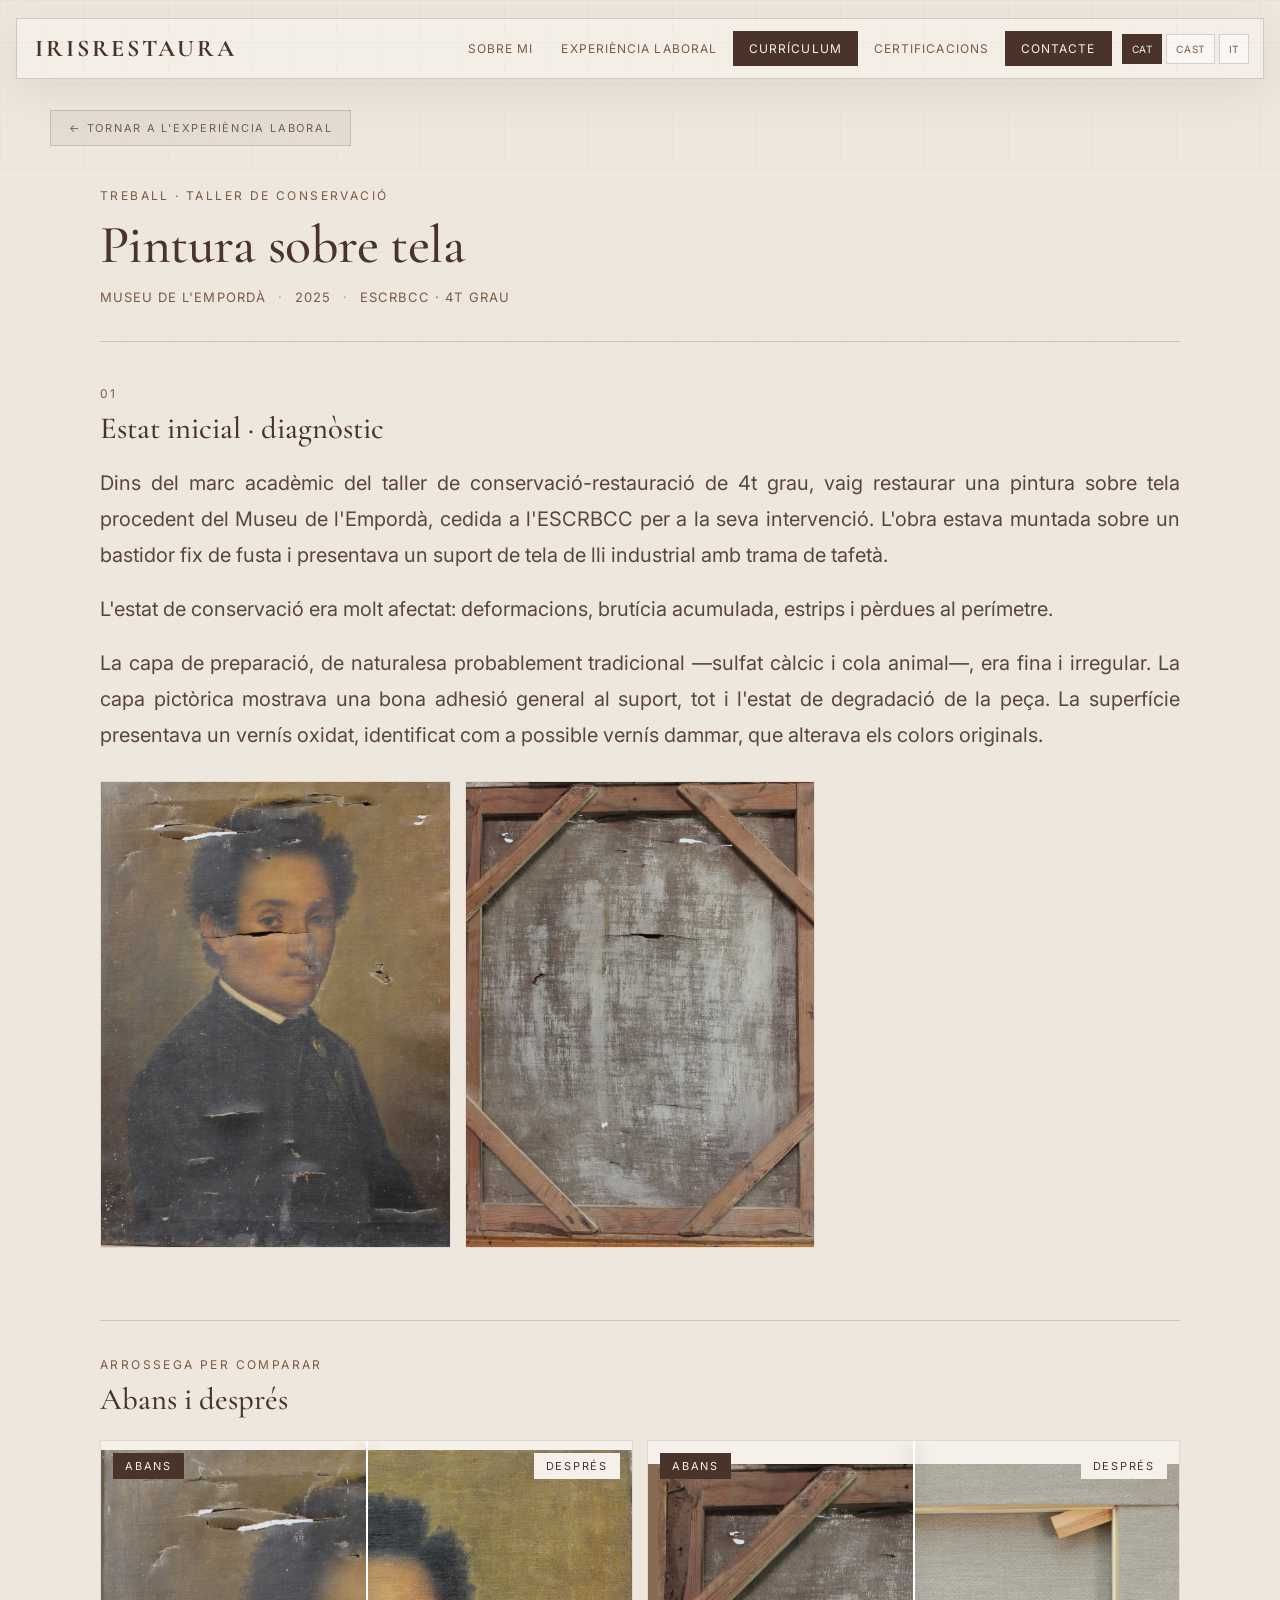
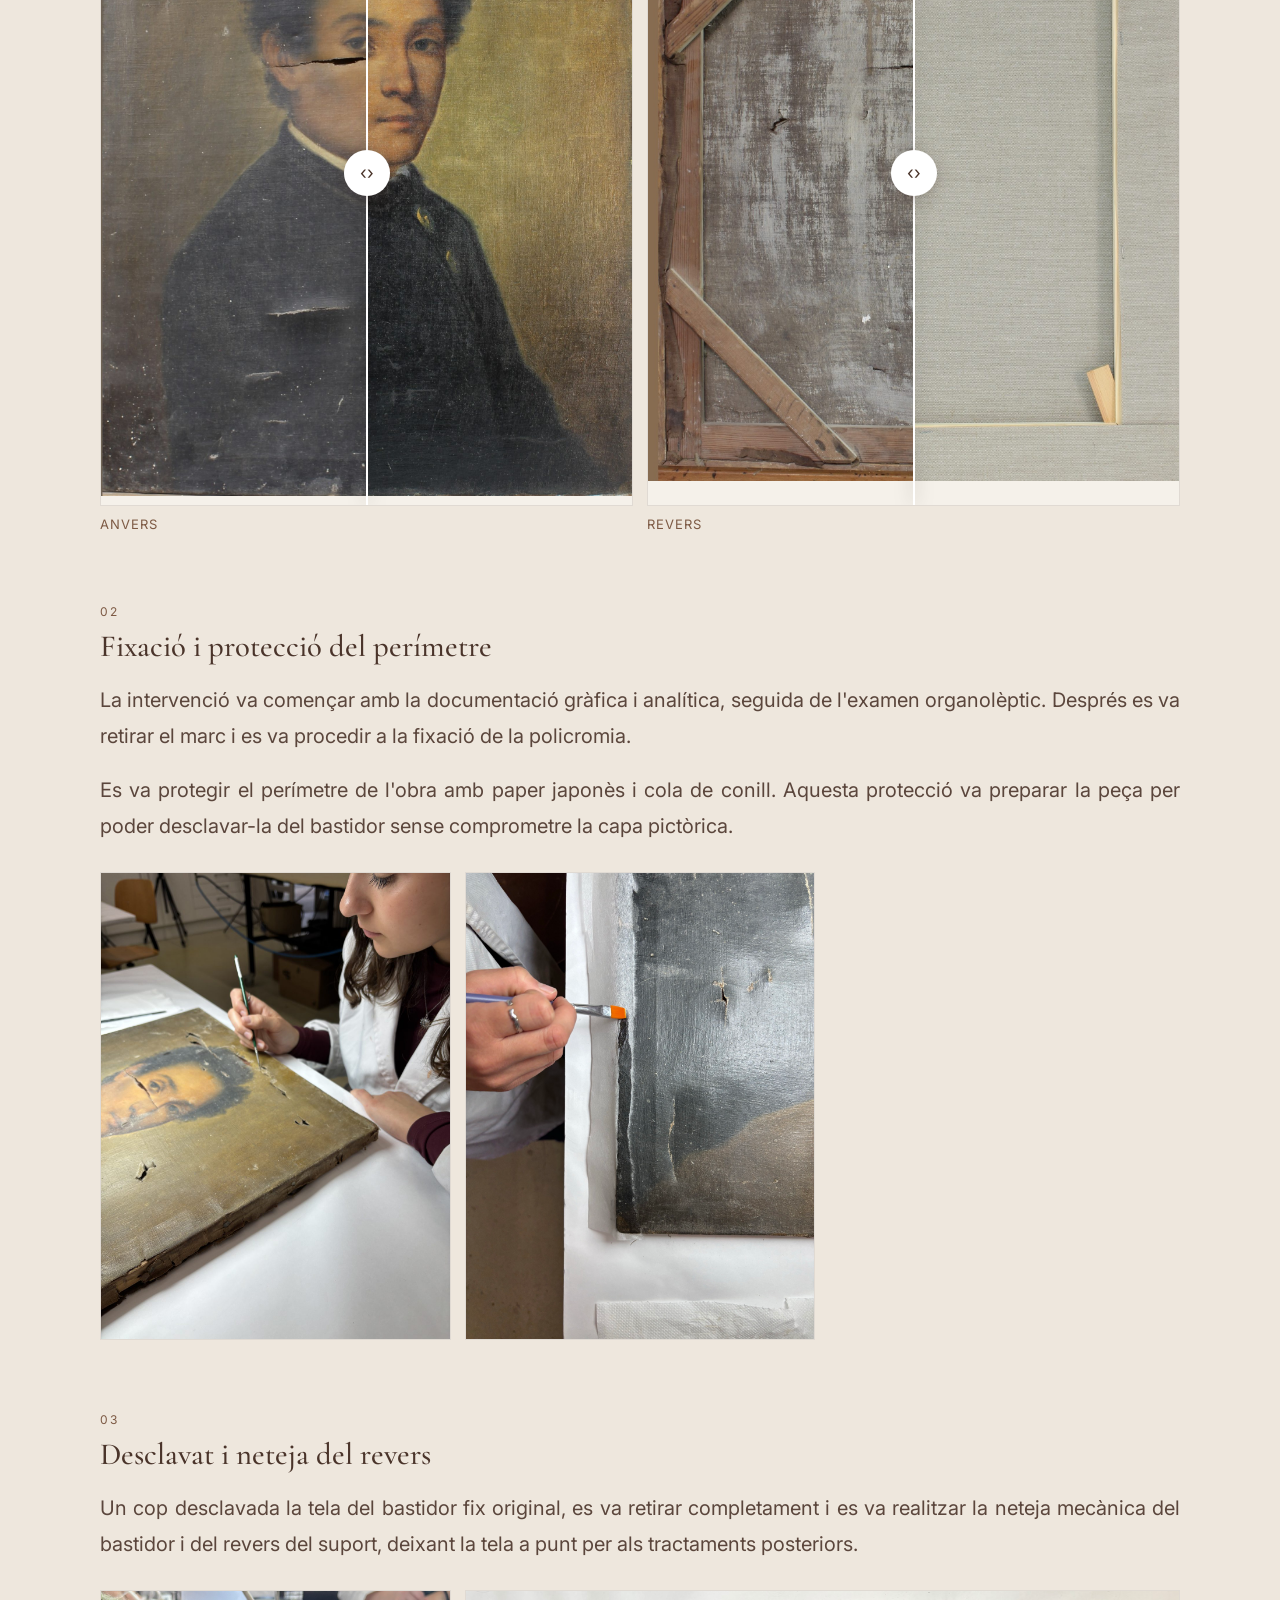
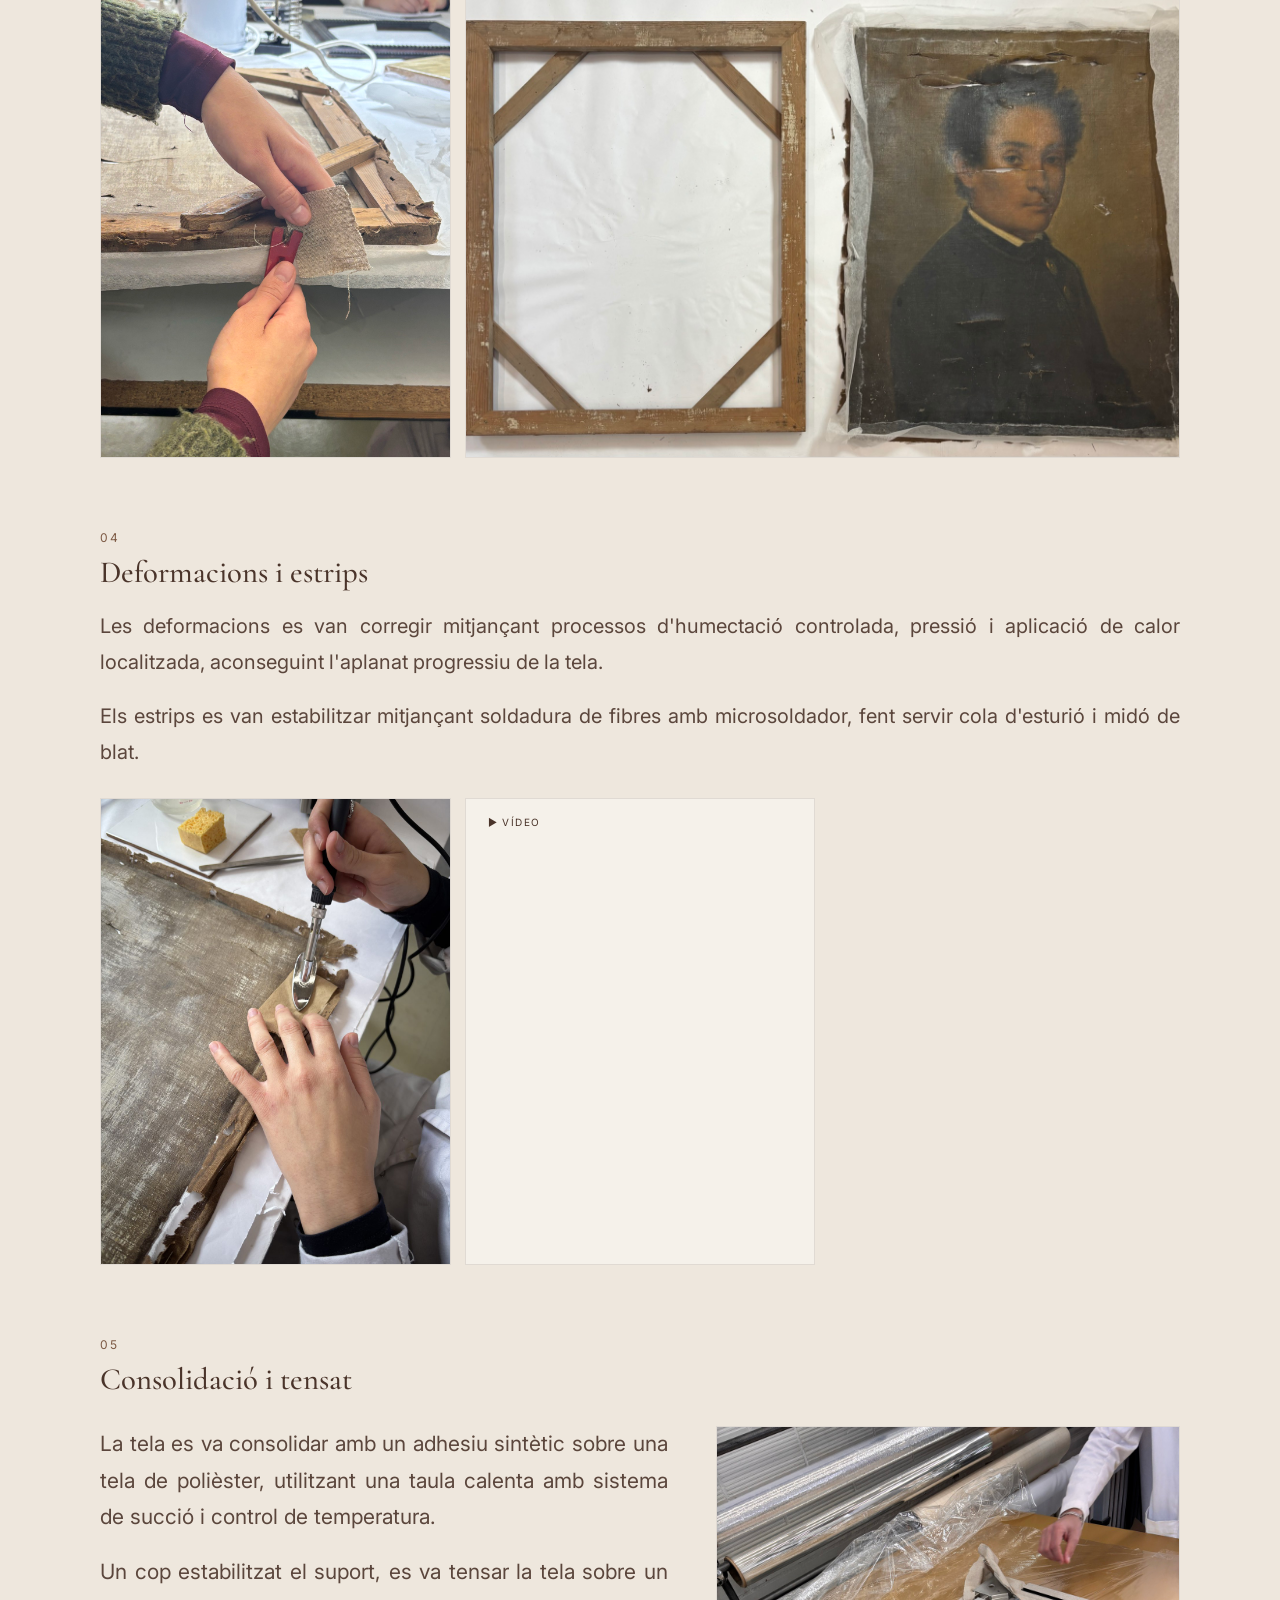
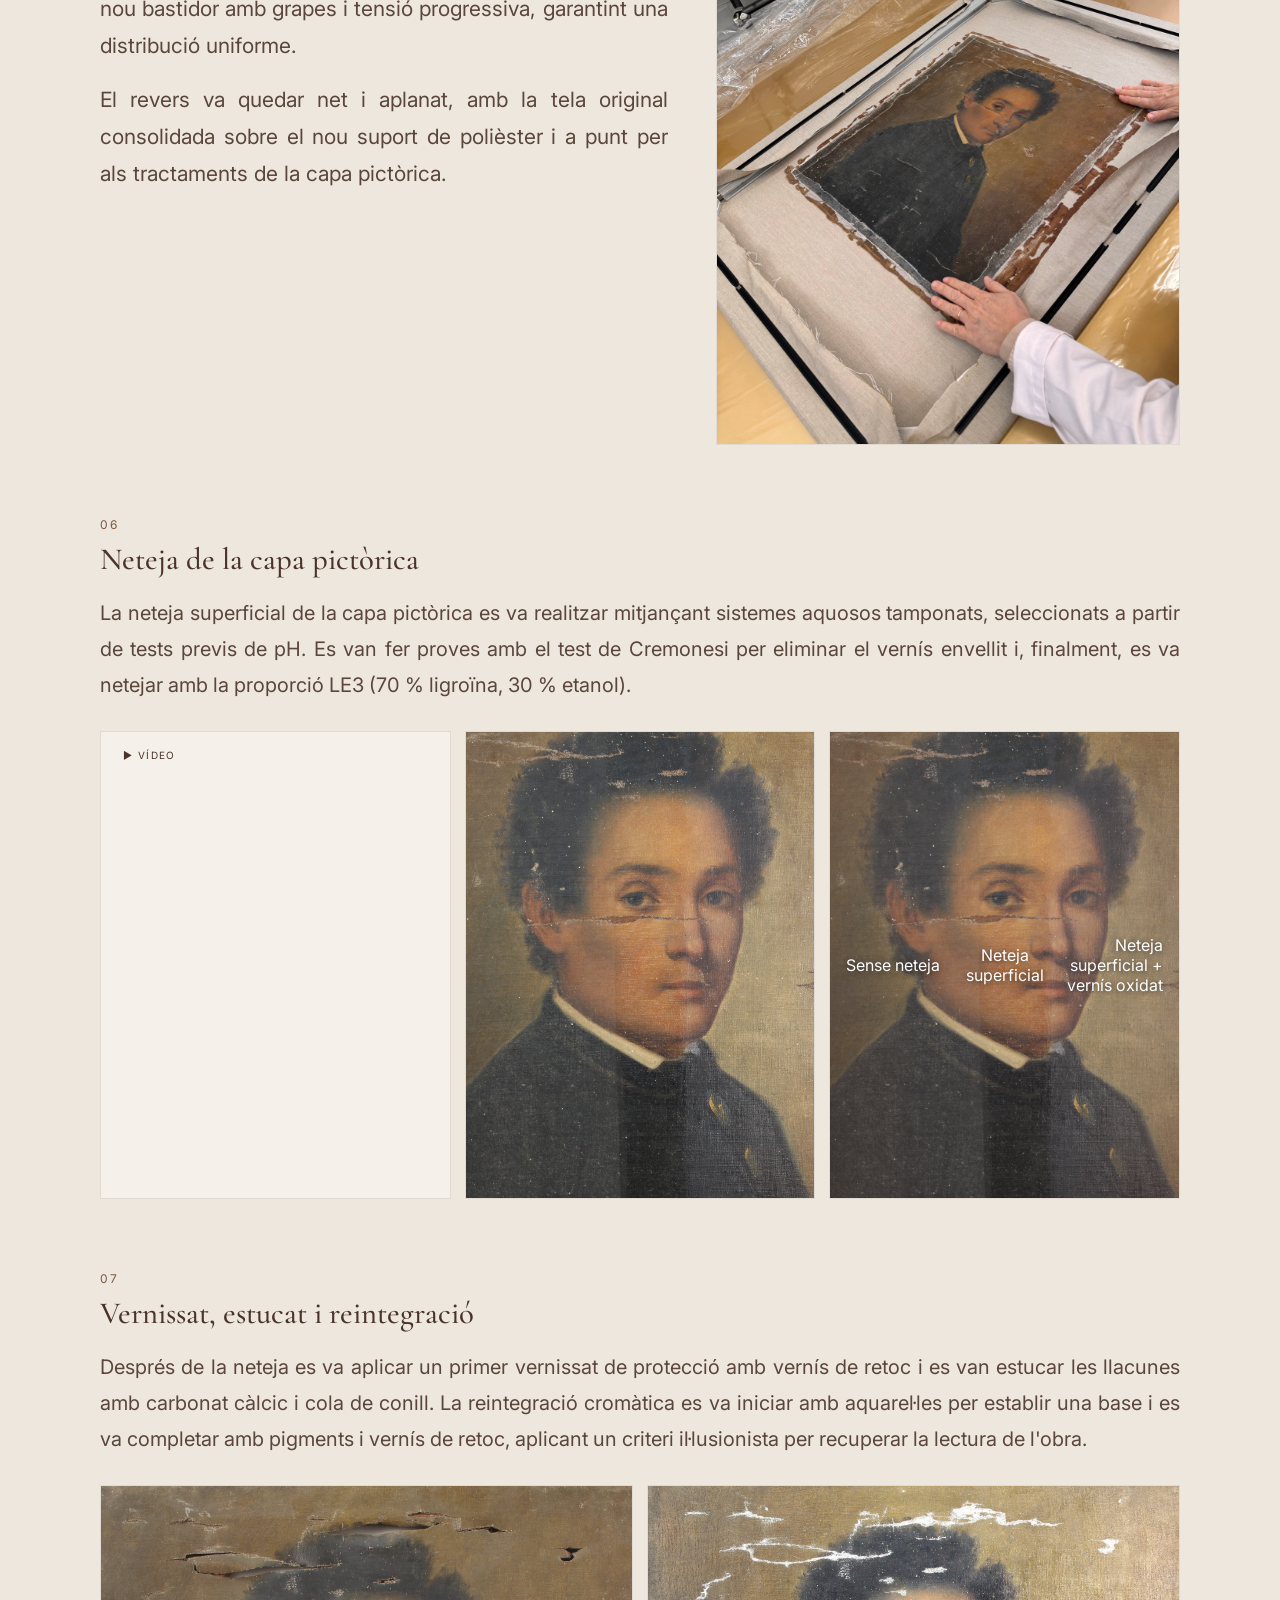
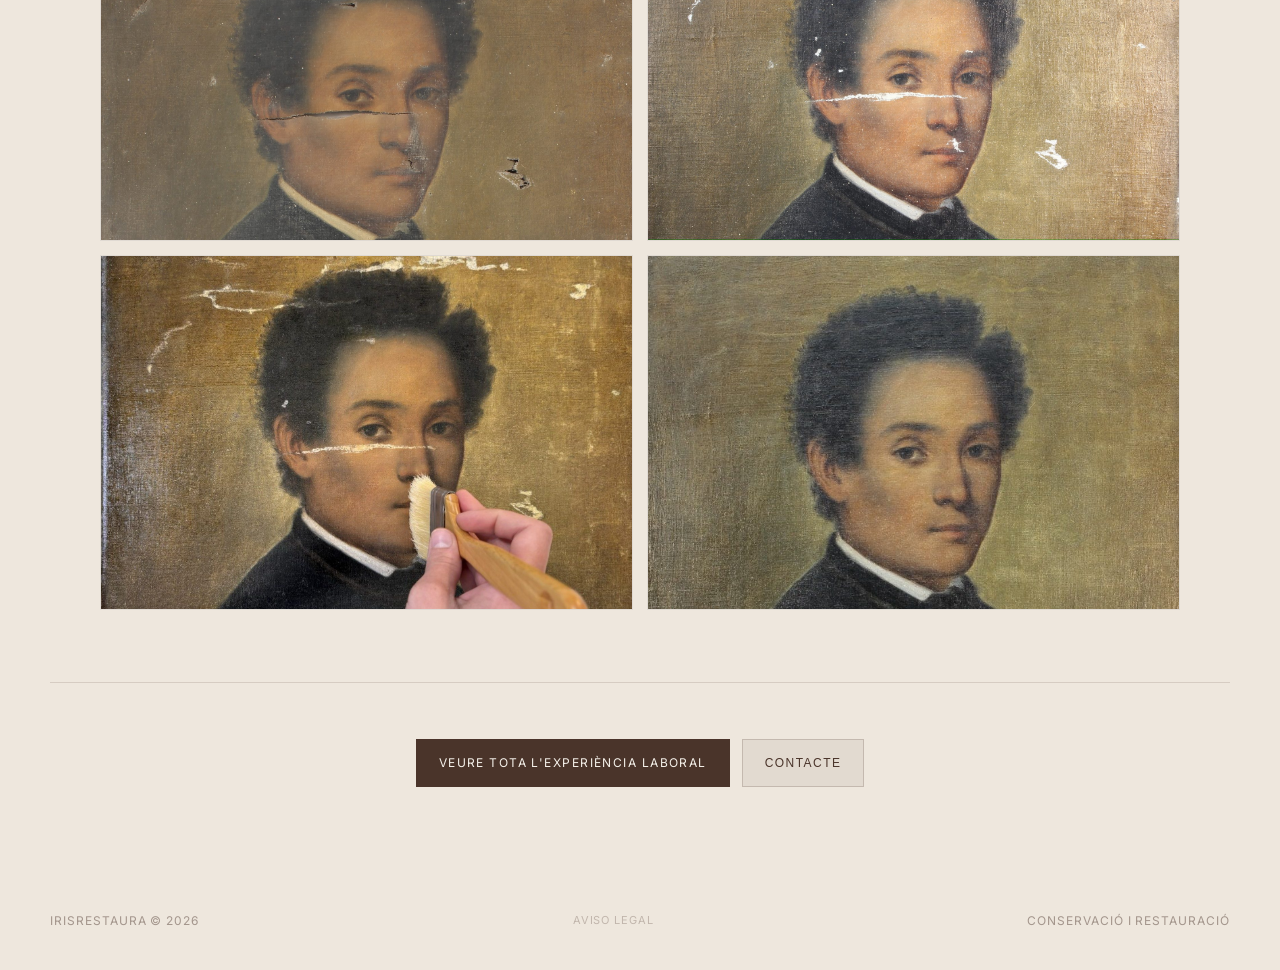
<file: trabajos/pintura-sobre-tela.html>
﻿<!DOCTYPE html>
<html lang="es">
<head>
  <meta charset="UTF-8" />
  <meta name="viewport" content="width=device-width, initial-scale=1.0" />
  <title>Restauración de pintura sobre tela — IRISRESTAURA</title>
  <meta name="description" content="Restauración de una pintura sobre tela del Museo de l'Empordà, intervenida en el taller de conservación-restauración del ESCRBCC." />
  <meta property="og:title" content="Restauración de pintura sobre tela — IRISRESTAURA" />
  <meta property="og:description" content="Documentación, consolidación de soporte, limpieza y reintegración cromática de una pintura sobre tela del Museo de l'Empordà." />
  <meta property="og:image" content="../assets/trabajos/pintura-sobre-tela/portada.jpg" />
  <link rel="icon" type="image/png" href="../assets/favicon.png?v=2" />
  <link rel="apple-touch-icon" href="../assets/favicon.png?v=2" />
  <link rel="preconnect" href="https://fonts.googleapis.com">
  <link rel="preconnect" href="https://fonts.gstatic.com" crossorigin>
  <link href="https://fonts.googleapis.com/css2?family=Cormorant+Garamond:wght@400;500;600;700&family=Inter:wght@300;400;500;600&display=swap" rel="stylesheet">
  <style>
    :root {
      --rose-50: #F5F1EA;
      --rose-100: #D7C9B8;
      --rose-200: #B2967D;
      --rose-300: #B2967D;
      --rose-500: #7D5A44;
      --ink: #4A342A;
      --muted: #7D5A44;
      --paper: #F5F1EA;
      --line: rgba(74, 52, 42, 0.2);
      --gold: #7D5A44;
      --shadow: 0 24px 80px rgba(74, 52, 42, 0.14);
      --radius: 28px;
    }

    * { box-sizing: border-box; }
    html { scroll-behavior: smooth; overflow-x: hidden; }
    body {
      margin: 0;
      color: var(--ink);
      background: #EEE7DD;
      font-family: Inter, system-ui, -apple-system, BlinkMacSystemFont, "Segoe UI", sans-serif;
      overflow-x: hidden;
      max-width: 100%;
    }

    img, video { max-width: 100%; display: block; }
    a { color: inherit; text-decoration: none; }
    h1, h2, h3, .serif { font-family: "Cormorant Garamond", Georgia, serif; }

    .noise {
      position: fixed;
      inset: 0;
      pointer-events: none;
      opacity: .25;
      z-index: 50;
      background-image:
        linear-gradient(rgba(74,52,42,.12) 1px, transparent 1px),
        linear-gradient(90deg, rgba(74,52,42,.08) 1px, transparent 1px);
      background-size: 42px 42px;
      mask-image: linear-gradient(to bottom, black, transparent 82%);
    }

    .container {
      width: min(1180px, calc(100% - 40px));
      margin: 0 auto;
    }

    .nav {
      position: fixed;
      top: 18px;
      left: 50%;
      transform: translateX(-50%);
      width: min(1320px, calc(100% - 32px));
      display: flex;
      justify-content: space-between;
      align-items: center;
      padding: 12px 14px 12px 18px;
      border: 1px solid var(--line);
      border-radius: 999px;
      background: rgba(245, 241, 234, .74);
      backdrop-filter: blur(18px);
      box-shadow: 0 12px 40px rgba(74, 52, 42, .08);
      z-index: 30;
    }
    .brand {
      font-family: "Cormorant Garamond", Georgia, serif;
      font-weight: 700;
      letter-spacing: .12em;
      font-size: clamp(18px, 2vw, 24px);
    }
    .nav-links { display: flex; gap: 4px; align-items: center; font-size: 12px; letter-spacing: .09em; text-transform: uppercase; color: var(--muted); }
    .nav-links a { padding: 10px 12px; border-radius: 999px; transition: .25s ease; }
    .nav-links a:hover { background: var(--rose-100); color: var(--ink); }
    .nav-links .pill { background: var(--ink); color: var(--paper); padding: 10px 16px; border: none; border-radius: 999px; cursor: pointer; font-family: inherit; font-size: 12px; letter-spacing: .09em; text-transform: uppercase; }
    .nav-links .pill:hover { background: var(--rose-500); color: white; }

    /* Selector de idioma */
    .lang-switch { display: inline-flex; gap: 4px; margin-left: 6px; }
    .lang-btn { border: 1px solid var(--line); background: rgba(255,255,255,.5); color: var(--muted); border-radius: 999px; padding: 8px 9px; font-size: 10px; letter-spacing: .06em; cursor: pointer; font-family: inherit; text-transform: uppercase; transition: .2s ease; }
    .lang-btn:hover { background: rgba(255,255,255,.85); color: var(--ink); }
    .lang-btn.is-active { background: var(--ink); color: var(--paper); border-color: var(--ink); }

    /* Contact modal */
    .contact-modal-overlay { position: fixed; inset: 0; z-index: 200; background: rgba(74,52,42,.55); backdrop-filter: blur(8px); display: none; align-items: center; justify-content: center; padding: 24px; }
    .contact-modal-overlay.is-open { display: flex; }
    .contact-modal-box { background: var(--paper); border-radius: calc(var(--radius) + 12px); border: 1px solid var(--line); box-shadow: 0 32px 80px rgba(74,52,42,.24); padding: clamp(32px,5vw,56px); max-width: 480px; width: 100%; position: relative; }
    .contact-modal-close { position: absolute; top: 16px; right: 16px; border: 1px solid var(--line); background: rgba(255,255,255,.7); border-radius: 999px; width: 36px; height: 36px; display: flex; align-items: center; justify-content: center; cursor: pointer; font-size: 16px; color: var(--muted); transition: .2s ease; }
    .contact-modal-close:hover { background: white; color: var(--ink); }
    .contact-modal-title { margin: 16px 0 28px; font-size: clamp(36px,6vw,58px); line-height: .9; letter-spacing: -.03em; font-weight: 500; font-family: "Cormorant Garamond", Georgia, serif; }
    .contact-items { display: flex; flex-direction: column; gap: 12px; }
    .contact-item { display: flex; align-items: center; gap: 14px; padding: 14px 18px; border-radius: 14px; border: 1px solid var(--line); background: rgba(255,255,255,.6); transition: .2s ease; color: var(--ink); text-decoration: none; }
    .contact-item:hover { background: white; transform: translateX(4px); }
    .contact-item-label { font-size: 10px; letter-spacing: .18em; text-transform: uppercase; color: var(--muted); min-width: 72px; }
    .contact-item-value { font-size: 14px; color: var(--ink); overflow-wrap: anywhere; word-break: normal; min-width: 0; }

    .back-link {
      display: inline-flex;
      align-items: center;
      gap: 8px;
      margin-top: 110px;
      margin-bottom: 36px;
      padding: 10px 18px;
      border: 1px solid var(--line);
      border-radius: 999px;
      background: rgba(255,255,255,.55);
      font-size: 11px;
      letter-spacing: .16em;
      text-transform: uppercase;
      color: var(--muted);
      transition: .25s ease;
    }
    .back-link:hover { background: white; color: var(--ink); transform: translateX(-4px); }

    .work-header { padding-bottom: 44px; }
    .eyebrow {
      display: inline-flex;
      gap: 8px;
      align-items: center;
      padding: 8px 14px;
      border: 1px solid var(--line);
      border-radius: 999px;
      font-size: 11px;
      letter-spacing: .18em;
      text-transform: uppercase;
      color: var(--muted);
      background: rgba(255,255,255,.55);
    }
    .work-title {
      margin: 22px 0 18px;
      font-size: clamp(48px, 7.5vw, 110px);
      line-height: .88;
      letter-spacing: -.04em;
      font-weight: 500;
      max-width: 18ch;
      white-space: nowrap;
    }
    .work-meta {
      display: flex;
      flex-wrap: wrap;
      gap: 12px 28px;
      color: var(--muted);
      font-size: 12px;
      letter-spacing: .12em;
      text-transform: uppercase;
    }
    .work-meta span { position: relative; }
    .work-meta span + span:before {
      content: "";
      position: absolute;
      left: -16px; top: 50%;
      width: 4px; height: 4px;
      border-radius: 50%;
      background: var(--rose-500);
      transform: translateY(-50%);
    }

    .hero-image {
      border-radius: calc(var(--radius) + 12px);
      overflow: hidden;
      box-shadow: var(--shadow);
      border: 1px solid rgba(255,255,255,.7);
      margin: 0 auto 72px;
      max-width: 560px;
    }
    .hero-image img { width: 100%; aspect-ratio: 4/5; object-fit: cover; }

    .story {
      display: flex;
      flex-direction: column;
      gap: clamp(56px, 7vw, 96px);
      padding-bottom: 88px;
    }
    .story-block { display: grid; align-items: center; gap: clamp(28px, 5vw, 64px); }
    .story-block.split { grid-template-columns: 1fr 1fr; }
    .story-block.split.weighted-text { grid-template-columns: 1.15fr .85fr; }
    .story-block.split.weighted-media { grid-template-columns: .85fr 1.15fr; }
    .story-block.split.reverse > *:first-child { order: 2; }
    .story-block.split.reverse > *:last-child { order: 1; }

    .story-block.full { grid-template-columns: 1fr; }
    .story-block.full .story-media { width: 100%; }

    .story-block.duo { grid-template-columns: 1fr; }
    .story-block.duo .story-text { max-width: 720px; margin: 0 auto 12px; text-align: center; }
    .story-block.duo .story-media-pair {
      display: grid;
      grid-template-columns: 1fr 1fr;
      gap: clamp(14px, 2vw, 22px);
    }

    .story-media.wide { aspect-ratio: 16/9; }
    .story-media.cinema { aspect-ratio: 21/9; }
    .story-media.square { aspect-ratio: 1/1; }

    .story-media.video-card:after {
      content: "▶ vídeo";
      position: absolute;
      top: 16px;
      left: 16px;
      padding: 6px 12px;
      border-radius: 999px;
      background: rgba(245,241,234,.88);
      backdrop-filter: blur(6px);
      font-family: Inter, sans-serif;
      font-size: 10px;
      letter-spacing: .14em;
      text-transform: uppercase;
      color: var(--ink);
      pointer-events: none;
      z-index: 1;
    }

    .story-text h2 {
      margin: 0 0 18px;
      font-size: clamp(30px, 4vw, 54px);
      line-height: .98;
      letter-spacing: -.03em;
      font-weight: 500;
      white-space: nowrap;
    }
    .story-text h2 .accent { color: var(--rose-500); font-style: italic; }
    .story-text p {
      color: var(--muted);
      line-height: 1.85;
      margin: 0 0 14px;
      font-size: 16px;
      text-align: justify;
    }
    /* Texto introductorio (bajo las dos imágenes principales): algo más grande */
    .lead-text p { font-size: 18px; line-height: 1.9; }
    /* Par de imágenes principales: una al lado de la otra, más pequeñas y centradas */
    .lead-media-pair {
      max-width: 760px;
      margin: 0 auto;
      display: grid;
      grid-template-columns: 1fr 1fr;
      gap: 16px;
    }
    /* Todas las fotos al mismo tamaño que las dos principales (retrato ~372px) */
    .story .story-media.portrait { max-width: 372px; }
    /* Bloque foto + texto en la misma fila, con la foto siempre en la misma columna (alineadas) */
    .story-block.img-text { grid-template-columns: 372px 1fr; }
    /* Parejas de fotos (desclavado/bastidor, etc.) juntas y centradas, como anverso/reverso */
    .story-block.duo .story-media-pair { max-width: 760px; margin-left: auto; margin-right: auto; }
    .story-text .note {
      display: inline-block;
      margin-top: 6px;
      padding: 8px 14px;
      border-radius: 999px;
      background: rgba(255,255,255,.55);
      border: 1px solid var(--line);
      font-size: 11px;
      letter-spacing: .16em;
      text-transform: uppercase;
      color: var(--muted);
    }

    .story-media {
      border-radius: calc(var(--radius) + 6px);
      overflow: hidden;
      box-shadow: var(--shadow);
      border: 1px solid rgba(255,255,255,.7);
      background: var(--rose-50);
      position: relative;
    }
    .story-media img,
    .story-media video {
      width: 100%;
      height: 100%;
      object-fit: cover;
      display: block;
    }
    .story-media.portrait { aspect-ratio: 3/4; }
    .story-media.landscape { aspect-ratio: 16/10; }

    .reveal { opacity: 0; transform: translateY(28px); transition: opacity .9s ease, transform .9s cubic-bezier(.2,.8,.2,1); }
    .reveal.in { opacity: 1; transform: translateY(0); }

    .work-footer {
      padding: 56px 0 96px;
      display: flex;
      flex-direction: column;
      gap: 24px;
      align-items: center;
      text-align: center;
      border-top: 1px solid var(--line);
    }
    .work-footer p { color: var(--muted); margin: 0; max-width: 540px; line-height: 1.7; }
    .button {
      display: inline-flex;
      align-items: center;
      justify-content: center;
      min-height: 48px;
      padding: 0 22px;
      border-radius: 999px;
      border: 1px solid var(--line);
      font-size: 12px;
      text-transform: uppercase;
      letter-spacing: .12em;
      transition: .25s ease;
    }
    .button.primary { background: var(--ink); color: var(--ink); border-color: var(--ink); }
    .button.primary:hover { background: var(--rose-500); border-color: var(--rose-500); transform: translateY(-2px); }
    .footer-buttons { display: flex; gap: 12px; flex-wrap: wrap; justify-content: center; }

    .footer {
      padding: 30px 0 42px;
      color: var(--muted);
      font-size: 12px;
      letter-spacing: .08em;
      text-transform: uppercase;
    }
    .footer .container { display: flex; justify-content: space-between; gap: 20px; flex-wrap: wrap; }

    /* ---- Overrides para fondo claret oscuro ---- */
    .work-title { color: var(--ink); }
    .work-meta span { color: rgba(74,52,42,.6); }
    .work-meta span + span:before { background: rgba(74,52,42,.3); }
    .back-link { color: rgba(74,52,42,.75); border-color: rgba(74,52,42,.18); background: rgba(74,52,42,.06); }
    .back-link:hover { background: rgba(245,241,234,.2); color: var(--ink); }
    .story-text h2 { color: var(--ink); }
    .story-text h2 .accent { color: #7D5A44; }
    .story-text p { color: rgba(74,52,42,.72); }
    .lead-text p { color: rgba(74,52,42,.72); }
    .story-text .note { background: rgba(74,52,42,.08); color: var(--ink); border-color: rgba(74,52,42,.2); }
    .button.primary { background: #4A342A; color: #F5F1EA; border-color: #4A342A; }
    .button.primary:hover { background: #F5F1EA; border-color: #F5F1EA; color: #4A342A; transform: translateY(-2px); }
    .button:not(.primary) { background: rgba(74,52,42,.07); color: var(--ink); border-color: rgba(74,52,42,.2); }
    .button:not(.primary):hover { background: rgba(245,241,234,.25); }
    .footer { color: rgba(74,52,42,.45); }
    .work-footer { border-top-color: rgba(74,52,42,.15); }
    .work-footer p { color: rgba(74,52,42,.65); }

    /* Trio de 3 fotos en la misma fila */
    .trio-media-pair {
      display: grid;
      grid-template-columns: repeat(3, 1fr);
      gap: clamp(10px, 1.5vw, 18px);
      width: 100%;
    }

    /* Sliders antes/después */
    .ba-pair {
      display: grid;
      grid-template-columns: 1fr 1fr;
      gap: clamp(14px, 2vw, 24px);
      width: 100%;
    }
    .before-after-label {
      position: absolute;
      top: 18px;
      padding: 8px 18px;
      border-radius: 999px;
      background: var(--rose-500);
      color: var(--paper);
      font-family: "Cormorant Garamond", Georgia, serif;
      font-size: 15px;
      font-weight: 500;
      letter-spacing: .14em;
      text-transform: uppercase;
      z-index: 3;
      pointer-events: none;
    }
    .before-after-label.despues { background: var(--paper); color: var(--rose-500); }
    /* Etiquetas de la imagen comparativa (texto HTML, traducible) */
    .comp-labels {
      position: absolute; inset: 0; z-index: 3; pointer-events: none;
      display: flex; align-items: center; justify-content: space-between;
      gap: 6px; padding: 0 16px;
      background: linear-gradient(90deg, rgba(74,52,42,.28) 0%, rgba(74,52,42,.06) 35%, rgba(74,52,42,.06) 65%, rgba(74,52,42,.28) 100%);
    }
    .comp-labels span {
      flex: 1; color: #fff; font-size: clamp(12px, 1.5vw, 16px); line-height: 1.25;
      text-shadow: 0 1px 6px rgba(0,0,0,.6);
    }
    .comp-labels span:nth-child(2) { text-align: center; }
    .comp-labels span:last-child { text-align: right; }
    .ba-slider {
      position: relative;
      width: 100%;
      border-radius: calc(var(--radius) + 6px);
      overflow: hidden;
      box-shadow: var(--shadow);
      border: 1px solid rgba(255,255,255,.7);
      background: #EEE7DD;
      user-select: none;
      touch-action: none;
      cursor: ew-resize;
      isolation: isolate;
    }
    /* La imagen "antes" va en flujo y define la altura natural (sin recortar) */
    .ba-slider .ba-img:not(.ba-after) {
      position: relative;
      width: 100%;
      height: auto;
      object-fit: contain;
      display: block;
      -webkit-user-drag: none;
      pointer-events: none;
    }
    /* La imagen "después" se superpone y se contiene entera dentro del marco */
    .ba-slider .ba-img.ba-after {
      position: absolute;
      inset: 0;
      width: 100%;
      height: 100%;
      object-fit: contain;
      object-position: center center;
      display: block;
      -webkit-user-drag: none;
      pointer-events: none;
      clip-path: inset(0 0 0 calc(var(--pos, 50) * 1%));
    }
    .ba-wrap { position: relative; }
    .ba-wrap .ba-label-before { left: 18px; }
    .ba-wrap .ba-label-after { right: 18px; }
    .ba-handle {
      position: absolute;
      top: 0; bottom: 0;
      left: calc(var(--pos, 50) * 1%);
      width: 3px;
      background: white;
      transform: translateX(-1.5px);
      box-shadow: 0 0 24px rgba(0,0,0,.45);
      pointer-events: none;
      z-index: 2;
    }
    .ba-handle-circle {
      position: absolute;
      top: 50%; left: 50%;
      transform: translate(-50%, -50%);
      width: 48px; height: 48px;
      border-radius: 50%;
      background: white;
      box-shadow: 0 6px 24px rgba(74,52,42,.35);
      display: flex; align-items: center; justify-content: center;
      gap: 2px;
      font-family: "Cormorant Garamond", Georgia, serif;
      font-size: 22px;
      color: var(--ink);
    }

    @media (max-width: 960px) {
      .nav-links a:not(.pill):not([data-i18n="nav_cert"]) { display: none; }
      .nav-links [data-i18n="nav_cert"] { padding: 10px 8px; font-size: 11px; }
      .story-block.split,
      .story-block.split.weighted-text,
      .story-block.split.weighted-media,
      .story-block.img-text { grid-template-columns: 1fr; }
      .story-block.split.reverse > *:first-child { order: 1; }
      .story-block.split.reverse > *:last-child { order: 2; }
      .story-block.split .story-media { order: 1; }
      .story-block.split .story-text { order: 2; }
      .story-block.duo .story-text { text-align: left; }
    }

    @media (max-width: 620px) {
      .container { width: min(100% - 24px, 1180px); }
      .nav {
        top: 10px; width: calc(100% - 20px); padding: 10px 12px;
        flex-direction: column; gap: 10px; border-radius: 22px;
      }
      .nav-links { width: 100%; flex-wrap: wrap; justify-content: center; gap: 6px; }
      /* En móvil mostramos TODOS los enlaces de navegación */
      .nav-links a:not(.pill) { display: inline-flex !important; padding: 8px 10px; font-size: 11px; }
      .nav-links .pill { padding: 8px 14px; font-size: 11px; }
      .lang-switch { margin-left: 0; }
      .brand { font-size: 16px; letter-spacing: .07em; }
      .nav-links .pill { padding-inline: 12px; font-size: 11px; }
      .back-link { margin-top: 86px; margin-bottom: 22px; padding: 9px 16px; }
      .work-title { font-size: clamp(36px, 11vw, 60px); margin: 18px 0 16px; line-height: .9; }
      .work-meta { gap: 8px 22px; font-size: 11px; }
      .work-meta span + span:before { left: -14px; width: 3px; height: 3px; }
      .hero-image { margin-bottom: 44px; border-radius: 22px; }
      .story { gap: 44px; padding-bottom: 56px; }
      .story-block { gap: 22px; }
      .story-text h2 { font-size: clamp(24px, 7.5vw, 36px); margin-bottom: 14px; }
      .story-text p { font-size: 15px; line-height: 1.75; }
      .story-media { border-radius: 22px; }
      .story-media.portrait { aspect-ratio: 4/5; }
      .story-media.cinema { aspect-ratio: 16/10; }
      .story-media.video-card:after { top: 12px; left: 12px; font-size: 9px; padding: 5px 10px; }
      .story-block.duo .story-media-pair { grid-template-columns: 1fr; gap: 14px; }
      .trio-media-pair { grid-template-columns: 1fr; gap: 14px; }
      .ba-pair { grid-template-columns: 1fr; gap: 20px; }
      .ba-slider { border-radius: 22px; }
      .before-after-label { top: 12px; font-size: 13px; padding: 6px 14px; }
      .ba-wrap .ba-label-before { left: 12px; }
      .ba-wrap .ba-label-after { right: 12px; }
      .work-footer { padding: 40px 0 64px; }
      .footer-buttons .button { flex: 1 1 100%; min-width: 0; }
      .footer .container { display: grid; gap: 6px; }
    }
      @media (max-width: 620px) {
      .contact-item { flex-direction: column; align-items: flex-start; gap: 4px; }
      .contact-item-label { min-width: 0; }
      .contact-item-value { font-size: 15px; }
    }
    .contact-modal-box .eyebrow { margin-bottom: 22px; }
</style>
  <link rel="stylesheet" href="../assets/trabajo.css?v=12" />
  <link rel="stylesheet" href="../assets/site.css?v=4" />
</head>
<body>
  <div class="noise"></div>

  <header class="nav" aria-label="Navegación principal">
    <a href="../index.html#inicio" class="brand">IRISRESTAURA</a>
    <nav class="nav-links">
      <a href="../sobre-mi.html" data-i18n="nav_sobremi">Sobre mí</a>
      <a href="../experiencia-laboral.html" data-i18n="nav_trabajos">Experiencia laboral</a>
      <a class="pill" href="../assets/docs/cv-iris-rodriguez-jimenez-es.pdf?v=2" data-href-ca="../assets/docs/cv-iris-rodriguez-jimenez-ca.pdf?v=2" target="_blank" rel="noopener">Currículum</a>
      <a href="../certificaciones.html" data-i18n="nav_cert">Certificaciones</a>
      <button class="pill" data-open-contact type="button" data-i18n="nav_contacto">Contacto</button>
      <span class="lang-switch">
        <button class="lang-btn" data-lang="ca" type="button">CAT</button>
        <button class="lang-btn" data-lang="es" type="button">CAST</button><button class="lang-btn" data-lang="it" type="button">IT</button>
      </span>
    </nav>
  </header>

  <main>
    <div class="container">
      <a class="back-link" href="../experiencia-laboral.html" data-i18n="back_link">← Volver a experiencia laboral</a>

      <article class="pf">
        <header class="pf-header">
          <span class="pf-eyebrow" data-i18n="pin_eyebrow">Trabajo · Taller de conservación</span>
          <h1 class="pf-title">Pintura sobre tela</h1>
          <p class="pf-meta">
            <span data-i18n="pin_meta1">Museo de l'Empordà</span>
            <span>2025</span>
            <span data-i18n="pin_meta3">ESCRBCC · 4.º grado</span>
          </p>
        </header>

        <section class="pf-section">
          <span class="pf-step">01</span>
          <h2 data-i18n="pin_note_estado">Estado inicial · diagnóstico</h2>
          <div class="pf-text">
            <p data-i18n="pin_p_intro1">Dentro del marco académico del taller de conservación-restauración de 4.º grado, restauré una pintura sobre tela procedente del Museo de l'Empordà, cedida al ESCRBCC para su intervención. La obra estaba montada sobre un bastidor fijo de madera y presentaba un soporte de tela de lino industrial con trama de tafetán.</p>
            <p data-i18n="pin_p_intro2">El estado de conservación era muy afectado: deformaciones, suciedad acumulada, rasgones y pérdidas en el perímetro.</p>
            <p data-i18n="pin_p_intro3">La capa de preparación, de naturaleza probablemente tradicional —sulfato cálcico y cola animal—, era fina e irregular. La capa pictórica mostraba una buena adhesión general al soporte, a pesar del estado de degradación de la pieza. La superficie presentaba un barniz oxidado, identificado como posible barniz dammar, que alteraba los colores originales.</p>
          </div>
          <div class="pf-grid c3">
            <figure class="pf-media">
              <img src="../assets/trabajos/pintura-sobre-tela/antes-01.jpg" alt="Anverso de la pintura en su estado inicial" loading="lazy" />
            </figure>
            <figure class="pf-media">
              <img src="../assets/trabajos/pintura-sobre-tela/reverso-inicial.jpg" alt="Reverso de la pintura en su estado inicial" loading="lazy" />
            </figure>
          </div>
        </section>

        <section class="pf-ba-section">
          <span class="pf-step"><span data-i18n="pf_ba_hint">Arrastra para comparar</span></span>
          <h2 data-i18n="pf_ba_title">Antes y después</h2>
          <div class="pf-ba-grid c2">
            <figure class="pf-ba-item">
              <div class="pf-ba" style="--pos: 50">
                <img src="../assets/trabajos/pintura-sobre-tela/antes-anverso.jpg?v=2" alt="Anverso antes de la intervención" loading="lazy" />
                <img class="pf-ba-after" src="../assets/trabajos/pintura-sobre-tela/despues-anverso.jpg?v=2" alt="Anverso después de la restauración" loading="lazy" />
                <span class="pf-ba-tag before" data-i18n="ba_antes">Antes</span>
                <span class="pf-ba-tag after" data-i18n="ba_despues">Después</span>
                <div class="pf-ba-handle" aria-hidden="true"><span>&lsaquo;&rsaquo;</span></div>
              </div>
              <figcaption data-i18n="pin_ba_anv">Anverso</figcaption>
            </figure>
            <figure class="pf-ba-item">
              <div class="pf-ba" style="--pos: 50">
                <img src="../assets/trabajos/pintura-sobre-tela/antes-reverso.jpg?v=2" alt="Reverso antes de la intervención" loading="lazy" />
                <img class="pf-ba-after" src="../assets/trabajos/pintura-sobre-tela/despues-reverso.jpg?v=2" alt="Reverso después de la restauración" loading="lazy" />
                <span class="pf-ba-tag before" data-i18n="ba_antes">Antes</span>
                <span class="pf-ba-tag after" data-i18n="ba_despues">Después</span>
                <div class="pf-ba-handle" aria-hidden="true"><span>&lsaquo;&rsaquo;</span></div>
              </div>
              <figcaption data-i18n="pin_ba_rev">Reverso</figcaption>
            </figure>
          </div>
        </section>

        <section class="pf-section">
          <span class="pf-step">02</span>
          <h2 data-i18n="pin_note_fij">Fijación y protección del perímetro</h2>
          <div class="pf-text">
            <p data-i18n="pin_p_fij1">La intervención empezó con la documentación gráfica y analítica, seguida del examen organoléptico. Después se retiró el marco y se procedió a la fijación de la policromía.</p>
            <p data-i18n="pin_p_fij2">Se protegió el perímetro de la obra con papel japonés y cola de conejo. Esta protección preparó la pieza para poder desclavarla del bastidor sin comprometer la capa pictórica.</p>
          </div>
          <div class="pf-grid c3">
            <figure class="pf-media">
              <img src="../assets/trabajos/pintura-sobre-tela/fijacion-policromia.jpg" alt="Fijación de la policromía" loading="lazy" />
            </figure>
            <figure class="pf-media">
              <img src="../assets/trabajos/pintura-sobre-tela/proteccion.jpg" alt="Protección del perímetro con papel japonés" loading="lazy" />
            </figure>
          </div>
        </section>

        <section class="pf-section">
          <span class="pf-step">03</span>
          <h2 data-i18n="pin_step_descl">Desclavado y limpieza del reverso</h2>
          <div class="pf-text">
            <p data-i18n="pin_p_descl">Una vez desclavada la tela del bastidor fijo original, se retiró por completo y se realizó la limpieza mecánica del bastidor y del reverso del soporte, dejando la tela lista para los tratamientos posteriores.</p>
          </div>
          <div class="pf-grid c3">
            <figure class="pf-media">
              <img src="../assets/trabajos/pintura-sobre-tela/desclavado.jpg" alt="Desclavado de la tela del bastidor" loading="lazy" />
            </figure>
            <figure class="pf-media land">
              <img src="../assets/trabajos/pintura-sobre-tela/bastidor.jpg" alt="Bastidor original" loading="lazy" />
            </figure>
          </div>
        </section>

        <section class="pf-section">
          <span class="pf-step">04</span>
          <h2 data-i18n="pin_note_def">Deformaciones y rasgones</h2>
          <div class="pf-text">
            <p data-i18n="pin_p_def1">Las deformaciones se corrigieron mediante procesos de humectación controlada, presión y aplicación de calor localizado, consiguiendo el aplanado progresivo de la tela.</p>
            <p data-i18n="pin_p_def2">Los rasgones se estabilizaron mediante soldadura de fibras con microsoldador, usando cola de esturión y almidón de trigo.</p>
          </div>
          <div class="pf-grid c3">
            <figure class="pf-media">
              <img src="../assets/trabajos/pintura-sobre-tela/soldadura-01.jpg" alt="Soldadura de fibras con microsoldador" loading="lazy" />
            </figure>
            <figure class="pf-media is-video">
              <video autoplay loop muted playsinline preload="metadata">
                <source src="../assets/trabajos/pintura-sobre-tela/soldadura-video.mp4?v=2" type="video/mp4">
              </video>
            </figure>
          </div>
        </section>

        <section class="pf-section">
          <span class="pf-step">05</span>
          <h2 data-i18n="pin_note_cons">Consolidación y tensado</h2>
          <div class="pf-split">
            <div class="pf-text">
            <p data-i18n="pin_p_cons1">La tela se consolidó con un adhesivo sintético sobre una tela de poliéster, utilizando una mesa caliente con sistema de succión y control de temperatura.</p>
            <p data-i18n="pin_p_cons2">Una vez estabilizado el soporte, se tensó la tela sobre un nuevo bastidor con grapas y tensión progresiva, garantizando una distribución uniforme.</p>
            <p data-i18n="pin_p_cons3">El reverso quedó limpio y aplanado, con la tela original consolidada sobre el nuevo soporte de poliéster y lista para los tratamientos de la capa pictórica.</p>
          </div>
            <figure class="pf-media"><img src="../assets/trabajos/pintura-sobre-tela/consolidacion.jpg" alt="Consolidación de la tela" loading="lazy" /></figure>
          </div>
        </section>

        <section class="pf-section">
          <span class="pf-step">06</span>
          <h2 data-i18n="pin_step_limp">Limpieza de la capa pictórica</h2>
          <div class="pf-text">
            <p data-i18n="pin_p_limp1">La limpieza superficial de la capa pictórica se realizó mediante sistemas acuosos tamponados, seleccionados a partir de tests previos de pH. Se hicieron pruebas con el test de Cremonesi para eliminar el barniz envejecido y, finalmente, se limpió con la proporción LE3 (70 % ligroína, 30 % etanol).</p>
          </div>
          <div class="pf-grid c3">
            <figure class="pf-media is-video">
              <video autoplay loop muted playsinline preload="metadata">
                <source src="../assets/trabajos/pintura-sobre-tela/limpieza-video.mp4" type="video/mp4">
              </video>
            </figure>
            <figure class="pf-media">
              <img src="../assets/trabajos/pintura-sobre-tela/limpieza-0422.jpg" alt="Detalle de limpieza superficial" loading="lazy" />
            </figure>
            <figure class="pf-media">
              <img src="../assets/trabajos/pintura-sobre-tela/antes-02.jpg" alt="Comparativa de limpieza" loading="lazy" />
              <div class="comp-labels">
                <span data-i18n="pin_comp_1">Sin limpieza</span>
                <span data-i18n="pin_comp_2">Limpieza superficial</span>
                <span data-i18n="pin_comp_3">Limpieza superficial + barniz oxidado</span>
              </div>
            </figure>
          </div>
        </section>

        <section class="pf-section">
          <span class="pf-step">07</span>
          <h2 data-i18n="pin_step_reint">Barnizado, estucado y reintegración</h2>
          <div class="pf-text">
            <p data-i18n="pin_p_limp2">Tras la limpieza se aplicó un primer barnizado de protección con barniz de retoque y se estucaron las lagunas con carbonato cálcico y cola de conejo. La reintegración cromática se inició con acuarelas para establecer una base y se completó con pigmentos y barniz de retoque, aplicando un criterio ilusionista para recuperar la lectura de la obra.</p>
          </div>
          <div class="pf-grid c2">
            <figure class="pf-media land">
              <img src="../assets/trabajos/pintura-sobre-tela/limpieza-0477.jpg" alt="Barnizado de protección" loading="lazy" />
            </figure>
            <figure class="pf-media land">
              <img src="../assets/trabajos/pintura-sobre-tela/reintegracion-0578.jpg" alt="Proceso de estucado y reintegración" loading="lazy" />
            </figure>
            <figure class="pf-media land">
              <img src="../assets/trabajos/pintura-sobre-tela/reintegracion-0951.jpg" alt="Reintegración cromática con criterio ilusionista" loading="lazy" />
            </figure>
            <figure class="pf-media land">
              <img src="../assets/trabajos/pintura-sobre-tela/reintegracion-0678.jpg" alt="Resultado final tras la reintegración cromática" loading="lazy" />
            </figure>
          </div>
        </section>
      </article>

      <section class="work-footer">
        <div class="footer-buttons">
          <a class="button primary" href="../experiencia-laboral.html" data-i18n="foot_ver">Ver toda la experiencia laboral</a>
          <button class="button" data-open-contact type="button" data-i18n="foot_contacto">Contacto</button>
        </div>
      </section>
    </div>
  </main>

  <footer class="footer">
    <div class="container">
      <span>IRISRESTAURA © 2026</span>
      <a href="../legal.html" style="color:inherit;text-decoration:none;opacity:.6;font-size:11px;letter-spacing:.08em;text-transform:uppercase;" onmouseover="this.style.opacity=1" onmouseout="this.style.opacity=.6">Aviso legal</a>
      <span data-i18n="footer_cr">Conservación y restauración</span>
    </div>
  </footer>

  <div class="contact-modal-overlay" id="contactModal" aria-hidden="true">
    <div class="contact-modal-box">
      <button class="contact-modal-close" id="closeContactModal" aria-label="Cerrar">&#x2715;</button>
      <span class="eyebrow" data-i18n="mod_eyebrow">Contacto</span>
      <div class="contact-items">
        <a class="contact-item" href="https://www.instagram.com/irisrestaura/" target="_blank" rel="noreferrer">
          <span class="contact-item-label">Instagram</span>
          <span class="contact-item-value">@irisrestaura</span>
        </a>
        <a class="contact-item" href="mailto:irisrestauracio@gmail.com">
          <span class="contact-item-label" data-i18n="mod_correo">Correo</span>
          <span class="contact-item-value">irisrestauracio@gmail.com</span>
        </a>
        <a class="contact-item" href="tel:+34652244068">
          <span class="contact-item-label" data-i18n="mod_tel">Teléfono</span>
          <span class="contact-item-value">+34 652 244 068</span>
        </a>
        <a class="contact-item" href="https://www.linkedin.com/in/iris-rodriguez-jimenez/" target="_blank" rel="noreferrer">
          <span class="contact-item-label">LinkedIn</span>
          <span class="contact-item-value">iris-rodriguez-jimenez</span>
        </a>
      </div>
    </div>
  </div>

  <script src="../assets/lang.js?v=19"></script>
  <script>
    // Contact modal
    (function() {
      const modal = document.getElementById('contactModal');
      const closeBtn = document.getElementById('closeContactModal');
      const open = () => { modal.classList.add('is-open'); modal.setAttribute('aria-hidden', 'false'); };
      const close = () => { modal.classList.remove('is-open'); modal.setAttribute('aria-hidden', 'true'); };
      document.querySelectorAll('[data-open-contact]').forEach(b => b.addEventListener('click', open));
      closeBtn.addEventListener('click', close);
      modal.addEventListener('click', (e) => { if (e.target === modal) close(); });
      window.addEventListener('keydown', (e) => { if (e.key === 'Escape' && modal.classList.contains('is-open')) close(); });
    })();

    const io = new IntersectionObserver((entries) => {
      entries.forEach((e) => {
        if (e.isIntersecting) {
          e.target.classList.add('in');
          io.unobserve(e.target);
        }
      });
    }, { threshold: 0.15 });
    document.querySelectorAll('.reveal').forEach(el => io.observe(el));

    document.querySelectorAll('video').forEach(v => {
      v.muted = true;
      const playIfVisible = () => {
        const r = v.getBoundingClientRect();
        if (r.top < innerHeight && r.bottom > 0) v.play().catch(() => {});
      };
      window.addEventListener('scroll', playIfVisible, { passive: true });
      playIfVisible();
    });

    // Sliders antes/después (múltiples)
    document.querySelectorAll('.ba-slider').forEach((slider) => {
      let dragging = false;
      const setPos = (clientX) => {
        const r = slider.getBoundingClientRect();
        let p = ((clientX - r.left) / r.width) * 100;
        p = Math.max(0, Math.min(100, p));
        slider.style.setProperty('--pos', p);
      };
      const start = (e) => {
        dragging = true;
        setPos(e.touches ? e.touches[0].clientX : e.clientX);
        e.preventDefault();
      };
      const move = (e) => {
        if (!dragging) return;
        setPos(e.touches ? e.touches[0].clientX : e.clientX);
        e.preventDefault();
      };
      const end = () => { dragging = false; };
      slider.addEventListener('mousedown', start);
      slider.addEventListener('touchstart', start, { passive: false });
      window.addEventListener('mousemove', move);
      window.addEventListener('touchmove', move, { passive: false });
      window.addEventListener('mouseup', end);
      window.addEventListener('touchend', end);
    });
  </script>
  <script src="../assets/trabajo.js?v=2"></script>
</body>
</html>
</file>
<file: assets/site.css>
/* ============================================================
   Estética portfolio común a todas las páginas: esquinas rectas.
   Se carga la última para prevalecer sobre los estilos de cada página.
   ============================================================ */

/* Barra superior (también en móvil) */
.nav { border-radius: 0 !important; }
.nav-links a,
.nav-links .pill,
.nav .lang-btn { border-radius: 0 !important; }

/* Botón "volver" y botones del pie de las tarjetas de trabajo */
.back-link,
.work-footer .button { border-radius: 0 !important; }

/* Certificaciones: tarjetas, logos y etiquetas */
.cert-card,
.cert-icon,
.cert-date { border-radius: 0 !important; }

/* Etiqueta de cabecera (Sobre mí, Certificaciones) y botón de contacto */
.page-header .eyebrow,
.about-contact { border-radius: 0 !important; }

/* Sobre mí: retrato */
.about-portrait {
  border-radius: 0 !important;
  box-shadow: none !important;
  border: 1px solid rgba(74, 52, 42, .12) !important;
}

/* Botones, idioma, Currículum y ventana de contacto: esquinas rectas */
.button, .lang-btn, .cv-button, .cv-ico, .back-to-top,
.contact-modal-close, .contact-item, .contact-modal-box,
.contact-modal-box .eyebrow, .mobile-home-lang .lang-btn { border-radius: 0 !important; }
</file>
<file: assets/trabajo.css>
/* ============================================================
   Plantilla compartida de las tarjetas de trabajo (portfolio)
   - Una sola columna alineada: texto y medios comparten el mismo borde.
   - Títulos contenidos y texto grande para leer con comodidad.
   - Medios de una misma fila siempre del mismo tamaño (cuadrícula).
   - Esquinas rectas, sin sombras: estética sobria de portfolio.
   - Bloque de "antes / después" destacado al principio.
   Usa las variables de color definidas en cada página (:root).
   ============================================================ */

.pf { max-width: 1080px; margin: 0 auto; }

/* ---------- Cabecera ---------- */
.pf-header {
  padding: 6px 0 36px;
  margin-bottom: 44px;
  border-bottom: 1px solid var(--line);
}
.pf-eyebrow {
  display: block;
  margin: 0 0 14px;
  font-size: 12px;
  letter-spacing: .2em;
  text-transform: uppercase;
  color: var(--muted);
}
.pf-title {
  margin: 0 0 16px;
  font-family: "Cormorant Garamond", Georgia, serif;
  font-weight: 500;
  font-size: clamp(36px, 4.2vw, 56px);
  line-height: 1.05;
  letter-spacing: -.01em;
  color: var(--ink);
}
.pf-meta {
  display: flex;
  flex-wrap: wrap;
  gap: 6px 0;
  margin: 0;
  font-size: 13px;
  letter-spacing: .08em;
  text-transform: uppercase;
  color: var(--muted);
}
.pf-meta span + span::before {
  content: "·";
  margin: 0 12px;
  color: var(--rose-200);
}

/* ---------- Texto ---------- */
/* El texto ocupa el mismo ancho que la fila de imágenes, para que ambos
   bloques terminen en el mismo borde; letra mayor para líneas largas. */
.pf-lead,
.pf-text p {
  max-width: none;
  margin: 0 0 18px;
  font-size: 20px;
  line-height: 1.8;
  color: rgba(74, 52, 42, .9);
}
/* Segundo bloque de texto dentro de una misma fase (tras una fila de imágenes) */
.pf-grid + .pf-text { margin-top: 32px; }
.pf-lead,
.pf-text p {
  text-align: justify;
  text-justify: inter-word;
  -webkit-hyphens: auto;
  hyphens: auto;
}
.pf-lead { font-size: 20px; line-height: 1.7; }
.pf-text p:last-child { margin-bottom: 0; }

/* ---------- Secciones ---------- */
.pf-section { margin: 0 0 72px; }
.pf-step {
  display: block;
  margin: 0 0 10px;
  font-size: 12px;
  letter-spacing: .2em;
  text-transform: uppercase;
  color: var(--muted);
}
.pf-section h2,
.pf-ba-section h2 {
  margin: 0 0 18px;
  font-family: "Cormorant Garamond", Georgia, serif;
  font-weight: 500;
  font-size: clamp(26px, 2.4vw, 32px);
  line-height: 1.15;
  color: var(--ink);
}
.pf-section h2 .accent { font-style: italic; color: var(--rose-500); }

/* ---------- Cuadrícula de medios ---------- */
.pf-grid { display: grid; gap: 14px; margin-top: 28px; }
.pf-grid.c1 { grid-template-columns: 1fr; }
.pf-grid.c2 { grid-template-columns: repeat(2, minmax(0, 1fr)); }
.pf-grid.c3 { grid-template-columns: repeat(3, minmax(0, 1fr)); }
.pf-media {
  position: relative;
  margin: 0;
  overflow: hidden;
  aspect-ratio: 3 / 4;
  background: var(--rose-50);
  border: 1px solid rgba(74, 52, 42, .12);
  border-radius: 0;
}
.pf-media.wide { aspect-ratio: 16 / 9; }
/* Pieza horizontal: en una fila de 3 ocupa 2 columnas con la misma altura
   que las verticales; en una fila de 2, formato 3:2. */
.pf-grid { align-items: start; }
.pf-grid.c3 .pf-media.land { grid-column: span 2; aspect-ratio: 1.53; }
.pf-grid.c2 .pf-media.land { aspect-ratio: 3 / 2; }
/* Etiquetas superpuestas (imagen comparativa) */
.pf-media .comp-labels { z-index: 2; }
.pf-media img,
.pf-media video {
  display: block;
  width: 100%;
  height: 100%;
  object-fit: cover;
}
.pf-media.is-video::after {
  content: "\25B6  vídeo";
  position: absolute;
  top: 12px;
  left: 12px;
  padding: 5px 10px;
  background: rgba(245, 241, 234, .9);
  font-family: Inter, system-ui, sans-serif;
  font-size: 10px;
  letter-spacing: .14em;
  text-transform: uppercase;
  color: var(--ink);
  pointer-events: none;
}

/* ---------- Antes / después (destacado) ---------- */
.pf-ba-section {
  margin: 0 0 72px;
  padding: 36px 0 0;
  border-top: 1px solid var(--line);
}
.pf-ba-grid { display: grid; gap: 14px; grid-template-columns: repeat(2, minmax(0, 1fr)); margin-top: 22px; }
.pf-ba-grid.c1 { grid-template-columns: minmax(0, 560px); }
.pf-ba-item { margin: 0; }
.pf-ba-item figcaption {
  margin-top: 10px;
  font-size: 13px;
  letter-spacing: .08em;
  text-transform: uppercase;
  color: var(--muted);
}
.pf-ba {
  position: relative;
  aspect-ratio: 3 / 4;
  overflow: hidden;
  background: var(--rose-50);
  border: 1px solid rgba(74, 52, 42, .12);
  user-select: none;
  touch-action: none;
  cursor: ew-resize;
}
.pf-ba img {
  position: absolute;
  inset: 0;
  width: 100%;
  height: 100%;
  object-fit: cover;
  pointer-events: none;
  -webkit-user-drag: none;
}
.pf-ba .pf-ba-after { clip-path: inset(0 0 0 calc(var(--pos, 50) * 1%)); }
.pf-ba-handle {
  position: absolute;
  top: 0;
  bottom: 0;
  left: calc(var(--pos, 50) * 1%);
  width: 2px;
  background: #fff;
  transform: translateX(-1px);
  box-shadow: 0 0 18px rgba(0, 0, 0, .4);
  pointer-events: none;
}
.pf-ba-handle span {
  position: absolute;
  top: 50%;
  left: 50%;
  width: 46px;
  height: 46px;
  transform: translate(-50%, -50%);
  display: flex;
  align-items: center;
  justify-content: center;
  background: #fff;
  border-radius: 50%;
  font-size: 18px;
  color: var(--ink);
  box-shadow: 0 4px 16px rgba(74, 52, 42, .3);
}
.pf-ba-tag {
  position: absolute;
  top: 12px;
  z-index: 2;
  padding: 6px 12px;
  font-size: 11px;
  letter-spacing: .16em;
  text-transform: uppercase;
  pointer-events: none;
  background: var(--ink);
  color: var(--paper);
}
.pf-ba-tag.before { left: 12px; }
.pf-ba-tag.after { right: 12px; background: var(--paper); color: var(--ink); }

/* ---------- Cierre ---------- */
.pf-closing {
  margin: 0 0 40px;
  padding-top: 36px;
  border-top: 1px solid var(--line);
}

/* ---------- Responsive ---------- */
@media (max-width: 620px) {
  /* El menú móvil ocupa ~160px: bajamos el enlace "volver" para que no quede tapado */
  .back-link { margin-top: 176px !important; }
  .pf-meta { flex-direction: column; gap: 4px; }
  .pf-meta span + span::before { display: none; }
  .pf-header { padding-bottom: 26px; margin-bottom: 32px; }
  .pf-lead { font-size: 18px; }
  .pf-text p { font-size: 17px; }
  .pf-section, .pf-ba-section { margin-bottom: 52px; }
  .pf-grid.c2, .pf-grid.c3, .pf-ba-grid, .pf-ba-grid.c1 { grid-template-columns: 1fr; }
  .pf-grid.c3 .pf-media.land,
  .pf-grid.c2 .pf-media.land { grid-column: auto; aspect-ratio: 4 / 3; }
}

/* Antes / después: el slider toma la proporción real de la imagen (sin recortes) */
.pf-ba { aspect-ratio: auto; }
.pf-ba > img:not(.pf-ba-after) { position: relative; width: 100%; height: auto; object-fit: contain; }
.pf-ba > img.pf-ba-after { object-fit: contain; }

/* Texto justificado junto a una imagen completa */
.pf-split { display: grid; grid-template-columns: 1.25fr .75fr; gap: clamp(24px, 4vw, 48px); align-items: center; margin-top: 28px; }
.pf-split .pf-text { margin: 0; }
.pf-split .pf-media { margin: 0; aspect-ratio: auto; }
.pf-split .pf-media img { height: auto; }
@media (max-width: 620px) { .pf-split { grid-template-columns: 1fr; } }

/* Antes / después dentro de una cuadrícula (una pieza más, con la misma proporción 3:4) */
.pf-media.pf-ba-tile { aspect-ratio: 3 / 4; background: var(--rose-50); }
.pf-ba-tile .pf-ba { aspect-ratio: auto; width: 100%; height: 100%; border: 0; }
.pf-ba-tile .pf-ba > img:not(.pf-ba-after) { position: absolute; inset: 0; width: 100%; height: 100%; object-fit: contain; }
.pf-ba-tile .pf-ba > img.pf-ba-after { object-fit: contain; }
.pf-ba-tile .pf-ba-tag { top: 10px; font-size: 10px; padding: 5px 10px; }
.pf-ba-tile .pf-ba-tag.before { left: 10px; }
.pf-ba-tile .pf-ba-tag.after { right: 10px; }

/* Antes / después: las dos fotos ocupan exactamente la misma caja (sin recortes) */
.pf-ba-grid .pf-ba { aspect-ratio: 4 / 5; background: var(--rose-50); }
.pf-ba-grid .pf-ba > img:not(.pf-ba-after) { position: absolute; inset: 0; width: 100%; height: 100%; object-fit: contain; }

/* Texto y foto juntos: foto cuadrada completa; texto algo mayor para igualar alturas */
.pf-split { align-items: start; grid-template-columns: minmax(0, 1.1fr) minmax(0, .9fr); }
.pf-split > * { min-width: 0; }
.pf-split video { width: 100%; height: 100%; }
.pf-split .pf-media.is-video { aspect-ratio: 3 / 4; }
.pf-split .pf-text p { font-size: 21px; line-height: 1.75; }
.pf-split .pf-media:not(.is-video) { aspect-ratio: 3 / 4; background: var(--rose-50); }
.pf-split .pf-media:not(.is-video) img { position: absolute; inset: 0; width: 100%; height: 100%; object-fit: contain; }

/* Foto sin caja: se ve tal cual, con su proporción original (p. ej. MNAC) */
.pf-split .pf-media.natural:not(.is-video) { aspect-ratio: auto; background: none; border: 0; }
.pf-split .pf-media.natural:not(.is-video) img { position: relative; inset: auto; height: auto; object-fit: initial; }
</file>
